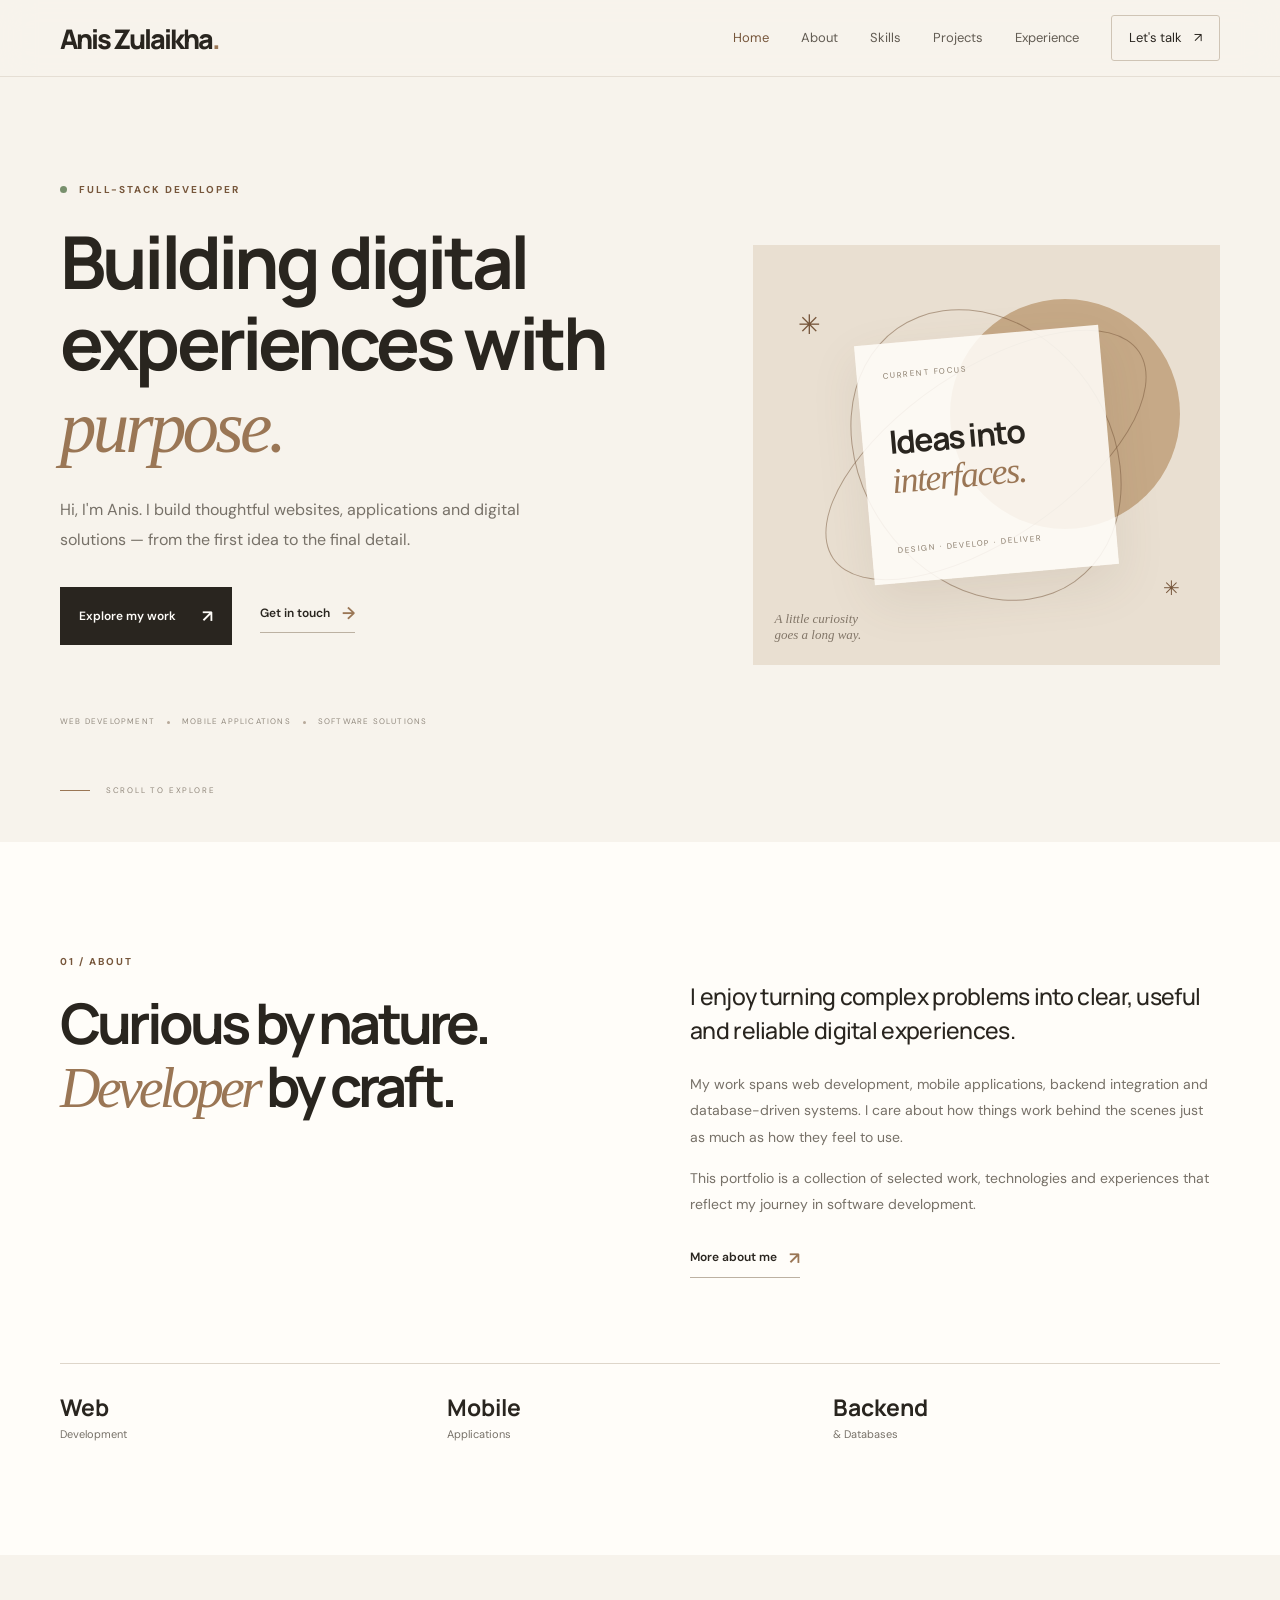
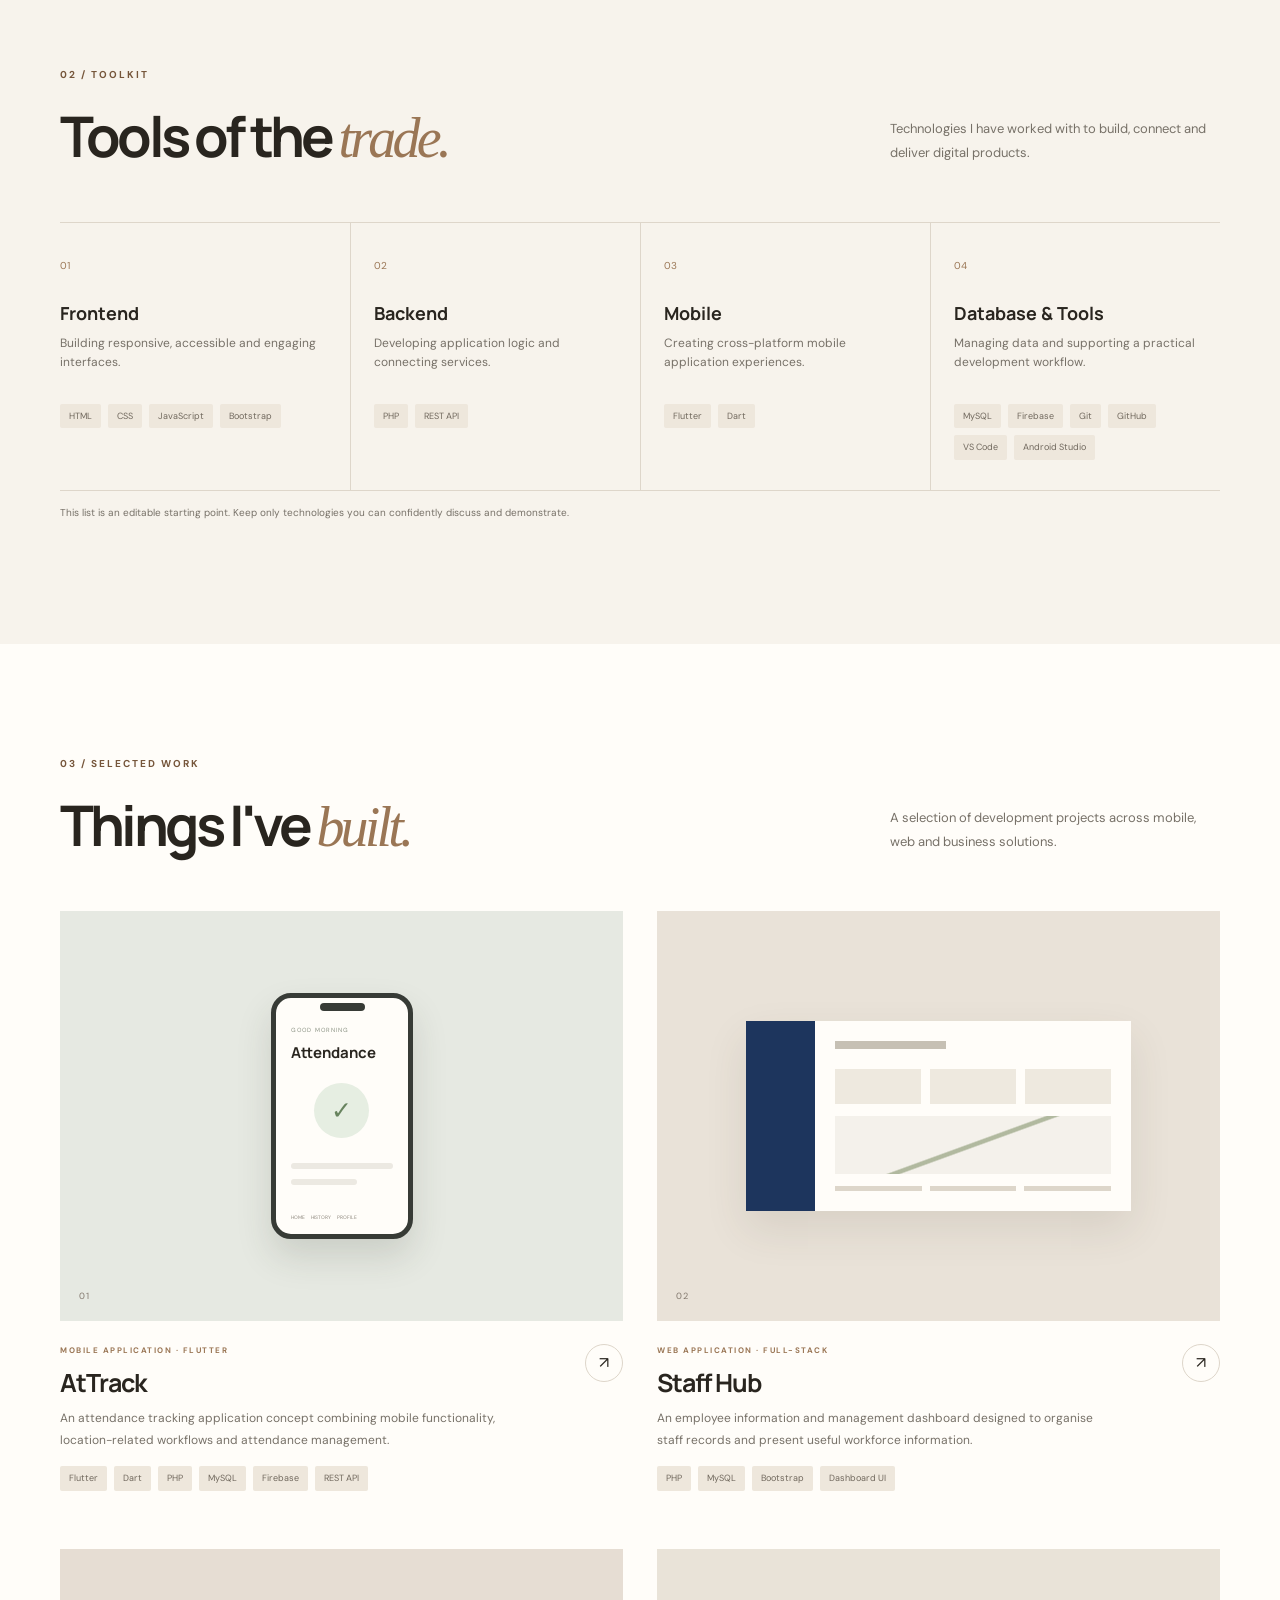
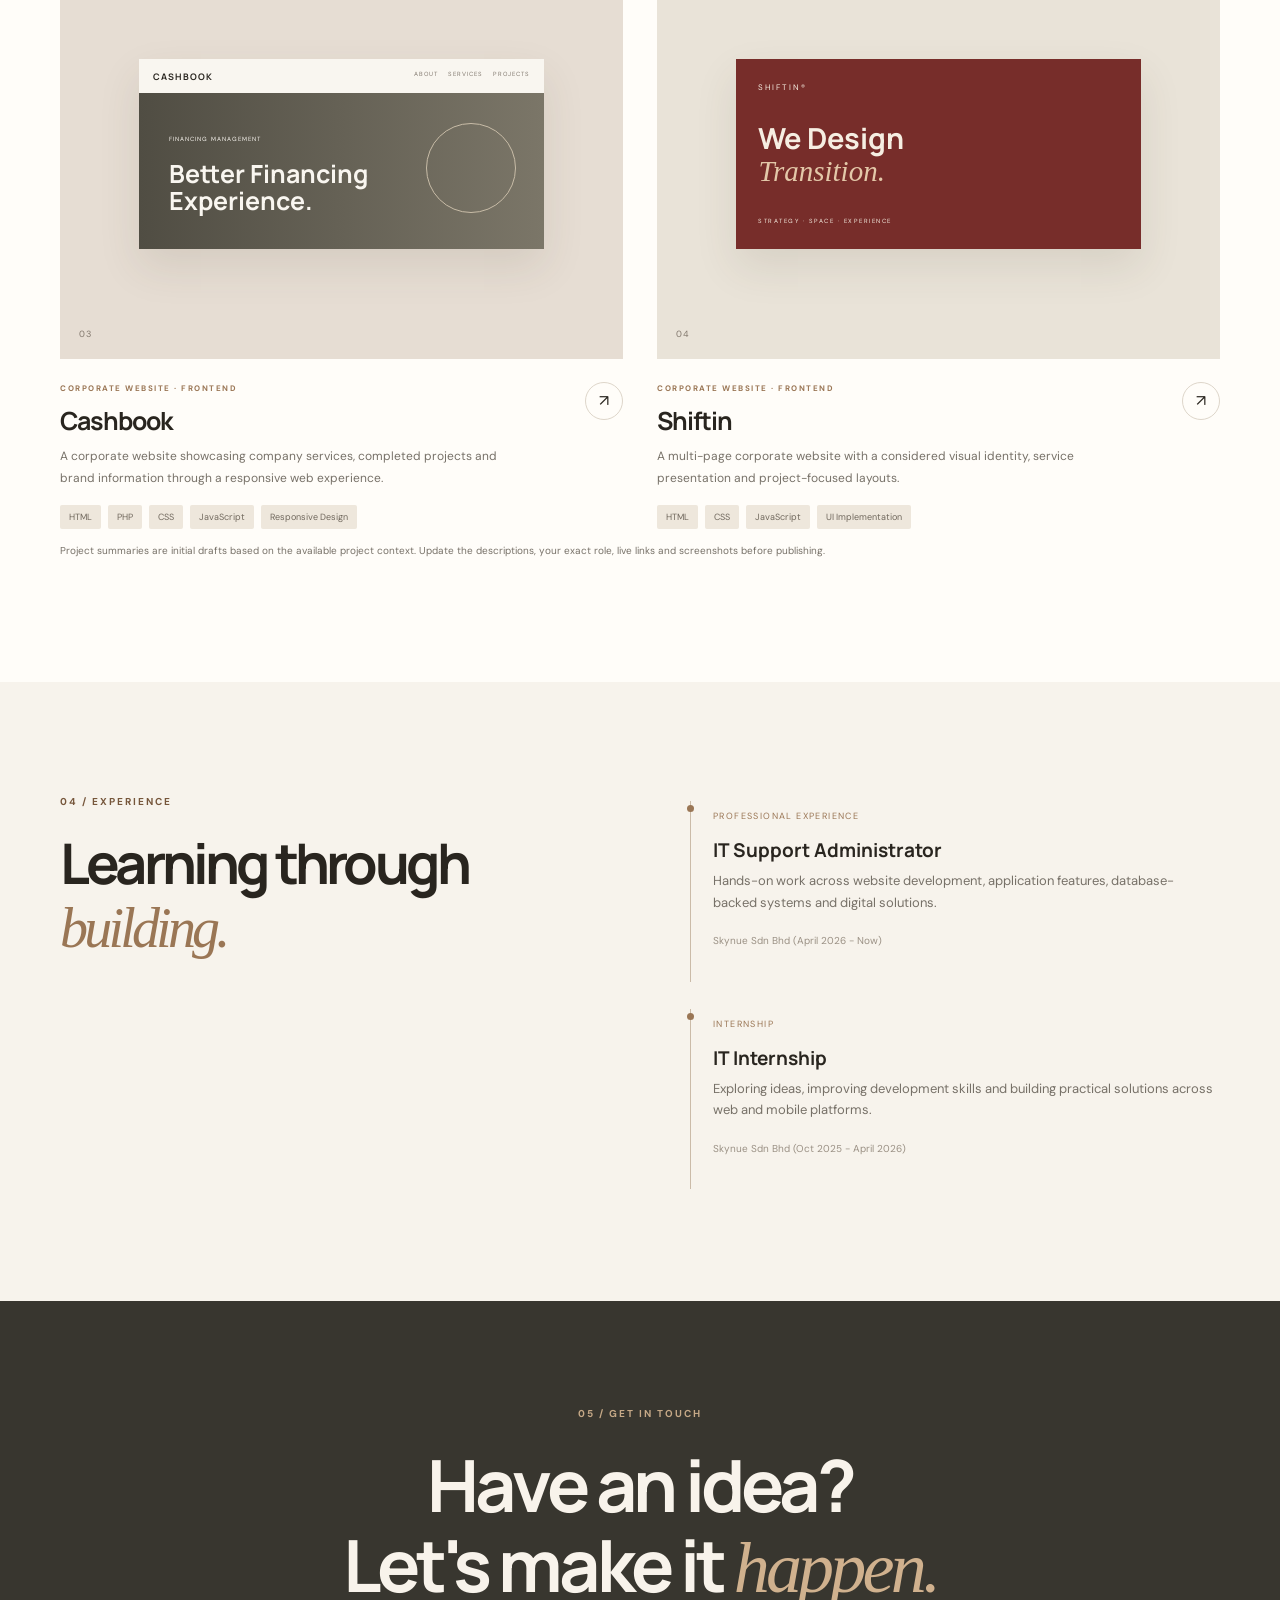
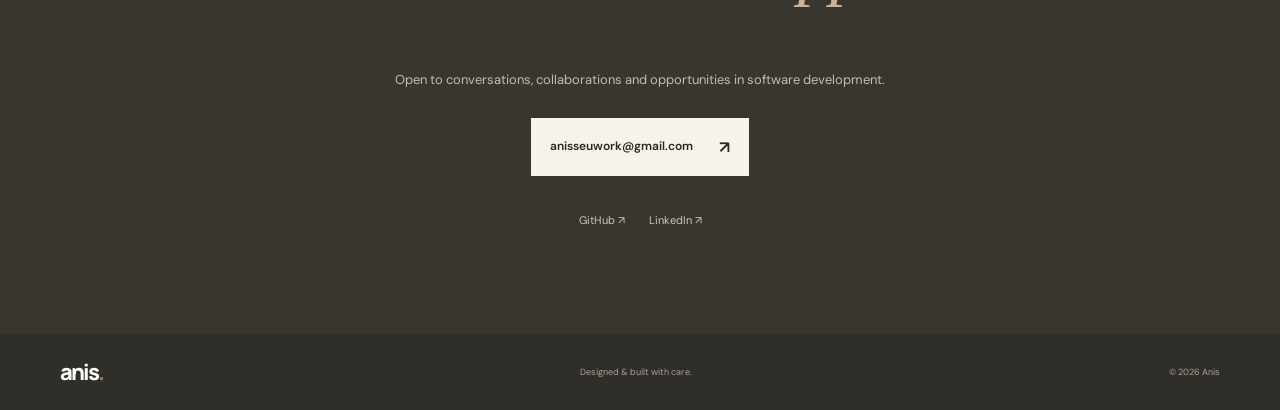
<file: index.html>
<!DOCTYPE html>
<html lang="en">
<head>
  <meta charset="UTF-8">
  <meta name="viewport" content="width=device-width, initial-scale=1.0">
  <meta name="description" content="Anis — Full-Stack Developer building thoughtful web and mobile experiences.">
  <meta name="theme-color" content="#f7f3ec">
  <title>Anis Zulaikha — Portfolio</title>
  <link rel="preconnect" href="https://fonts.googleapis.com">
  <link rel="preconnect" href="https://fonts.gstatic.com" crossorigin>
  <link href="https://fonts.googleapis.com/css2?family=DM+Sans:wght@400;500;600;700&family=Manrope:wght@400;500;600;700;800&display=swap" rel="stylesheet">
  <link rel="stylesheet" href="css/style.css">
  <script src="js/script.js" defer></script>
</head>
<body>
  <header class="site-header" id="top">
    <nav class="nav container" aria-label="Main navigation">
      <a class="brand" href="#home" aria-label="Anis home">Anis Zulaikha<span>.</span></a>
      <button class="menu-toggle" aria-label="Open navigation menu" aria-expanded="false" aria-controls="nav-links">
        <span></span><span></span>
      </button>
      <div class="nav-links" id="nav-links">
        <a href="#home" class="nav-link active">Home</a>
        <a href="about-me.html" class="nav-link">About</a>
        <a href="#skills" class="nav-link">Skills</a>
        <a href="#projects" class="nav-link">Projects</a>
        <a href="#experience" class="nav-link">Experience</a>
        <a href="#contact" class="nav-cta">Let's talk <span>↗</span></a>
      </div>
    </nav>
  </header>

  <main>
    <section class="hero section" id="home">
      <div class="container hero-grid">
        <div class="hero-copy reveal">
          <p class="eyebrow"><span class="status-dot"></span> FULL-STACK DEVELOPER</p>
          <h1>Building digital<br>experiences with <em>purpose.</em></h1>
          <p class="hero-intro">Hi, I'm Anis. I build thoughtful websites, applications and digital solutions — from the first idea to the final detail.</p>
          <div class="hero-actions">
            <a class="button button-dark" href="#projects">Explore my work <span>↗</span></a>
            <a class="text-link" href="#contact">Get in touch <span>→</span></a>
          </div>
          <div class="hero-meta">
            <span>WEB DEVELOPMENT</span><i></i><span>MOBILE APPLICATIONS</span><i></i><span>SOFTWARE SOLUTIONS</span>
          </div>
        </div>
        <div class="hero-art reveal" aria-label="Decorative abstract graphic">
          <div class="art-orbit orbit-one"></div>
          <div class="art-orbit orbit-two"></div>
          <div class="art-sun"></div>
          <div class="art-card">
            <span class="art-card-label">CURRENT FOCUS</span>
            <strong>Ideas into<br><em>interfaces.</em></strong>
            <span class="art-card-bottom">DESIGN · DEVELOP · DELIVER</span>
          </div>
          <span class="art-star star-one">✳</span><span class="art-star star-two">✳</span>
          <span class="art-caption">A little curiosity<br>goes a long way.</span>
        </div>
      </div>
      <div class="container scroll-note"><span></span> SCROLL TO EXPLORE</div>
    </section>

    <section class="section about-section" id="about">
      <div class="container section-grid">
        <div class="section-heading reveal">
          <p class="eyebrow">01 / ABOUT</p>
          <h2>Curious by nature.<br><em>Developer</em> by craft.</h2>
        </div>
        <div class="about-content reveal">
          <p class="large-copy">I enjoy turning complex problems into clear, useful and reliable digital experiences.</p>
          <p>My work spans web development, mobile applications, backend integration and database-driven systems. I care about how things work behind the scenes just as much as how they feel to use.</p>
          <p>This portfolio is a collection of selected work, technologies and experiences that reflect my journey in software development.</p>
          <a class="text-link" href="about-me.html">More about me <span>↗</span></a>
        </div>
      </div>
      <div class="container about-stats reveal">
        <div><strong>Web</strong><span>Development</span></div>
        <div><strong>Mobile</strong><span>Applications</span></div>
        <div><strong>Backend</strong><span>& Databases</span></div>
      </div>
    </section>

    <section class="section skills-section" id="skills">
      <div class="container">
        <div class="section-top reveal">
          <div><p class="eyebrow">02 / TOOLKIT</p><h2>Tools of the <em>trade.</em></h2></div>
          <p class="section-description">Technologies I have worked with to build, connect and deliver digital products.</p>
        </div>
        <div class="skills-grid">
          <article class="skill-card reveal"><span class="skill-number">01</span><h3>Frontend</h3><p>Building responsive, accessible and engaging interfaces.</p><div class="tag-list"><span>HTML</span><span>CSS</span><span>JavaScript</span><span>Bootstrap</span></div></article>
          <article class="skill-card reveal"><span class="skill-number">02</span><h3>Backend</h3><p>Developing application logic and connecting services.</p><div class="tag-list"><span>PHP</span><span>REST API</span></div></article>
          <article class="skill-card reveal"><span class="skill-number">03</span><h3>Mobile</h3><p>Creating cross-platform mobile application experiences.</p><div class="tag-list"><span>Flutter</span><span>Dart</span></div></article>
          <article class="skill-card reveal"><span class="skill-number">04</span><h3>Database & Tools</h3><p>Managing data and supporting a practical development workflow.</p><div class="tag-list"><span>MySQL</span><span>Firebase</span><span>Git</span><span>GitHub</span><span>VS Code</span><span>Android Studio</span></div></article>
        </div>
        <p class="small-note">This list is an editable starting point. Keep only technologies you can confidently discuss and demonstrate.</p>
      </div>
    </section>

    <section class="section projects-section" id="projects">
      <div class="container">
        <div class="section-top reveal">
          <div><p class="eyebrow">03 / SELECTED WORK</p><h2>Things I've <em>built.</em></h2></div>
          <p class="section-description">A selection of development projects across mobile, web and business solutions.</p>
        </div>
        <div class="project-list">
          <article class="project-card reveal">
            <div class="project-visual project-attrack"><div class="mock-phone"><div class="mock-notch"></div><span class="mock-kicker">GOOD MORNING</span><strong>Attendance</strong><div class="mock-check">✓</div><span class="mock-line"></span><span class="mock-line short"></span><div class="mock-bottom">HOME　 HISTORY　 PROFILE</div></div><span class="visual-index">01</span></div>
            <div class="project-info"><div><p class="project-type">MOBILE APPLICATION · FLUTTER</p><h3>AtTrack</h3><p>An attendance tracking application concept combining mobile functionality, location-related workflows and attendance management.</p><div class="tag-list"><span>Flutter</span><span>Dart</span><span>PHP</span><span>MySQL</span><span>Firebase</span><span>REST API</span></div></div><a class="round-link" href="projects.html" aria-label="Ask about AtTrack">↗</a></div>
          </article>
          <article class="project-card reveal">
            <div class="project-visual project-hub"><div class="dashboard-mock"><div class="dash-sidebar"></div><div class="dash-main"><span class="dash-title"></span><div class="dash-stats"><i></i><i></i><i></i></div><div class="dash-chart"></div><div class="dash-table"><b></b><b></b><b></b></div></div></div><span class="visual-index">02</span></div>
            <div class="project-info"><div><p class="project-type">WEB APPLICATION · FULL-STACK</p><h3>Staff Hub</h3><p>An employee information and management dashboard designed to organise staff records and present useful workforce information.</p><div class="tag-list"><span>PHP</span><span>MySQL</span><span>Bootstrap</span><span>Dashboard UI</span></div></div><a class="round-link" href="projects.html" aria-label="Ask about Staff Hub">↗</a></div>
          </article>
          <article class="project-card reveal">
            <div class="project-visual project-senhon"><div class="website-mock"><div class="web-nav">CASHBOOK <span>ABOUT　 SERVICES　 PROJECTS</span></div><div class="web-hero"><small>FINANCING MANAGEMENT</small><strong>Better Financing<br>Experience.</strong><i></i></div></div><span class="visual-index">03</span></div>
            <div class="project-info"><div><p class="project-type">CORPORATE WEBSITE · FRONTEND</p><h3>Cashbook</h3><p>A corporate website showcasing company services, completed projects and brand information through a responsive web experience.</p><div class="tag-list"><span>HTML</span><span>PHP</span><span>CSS</span><span>JavaScript</span><span>Responsive Design</span></div></div><a class="round-link" href="projects.html" aria-label="Ask about Senhon">↗</a></div>
          </article>
          <article class="project-card reveal">
            <div class="project-visual project-shiftin"><div class="shiftin-mock"><span>SHIFTIN®</span><strong>We Design<br><em>Transition.</em></strong><small>STRATEGY · SPACE · EXPERIENCE</small></div><span class="visual-index">04</span></div>
            <div class="project-info"><div><p class="project-type">CORPORATE WEBSITE · FRONTEND</p><h3>Shiftin</h3><p>A multi-page corporate website with a considered visual identity, service presentation and project-focused layouts.</p><div class="tag-list"><span>HTML</span><span>CSS</span><span>JavaScript</span><span>UI Implementation</span></div></div><a class="round-link" href="projects.html" aria-label="Ask about Shiftin">↗</a></div>
          </article>
        </div>
        <p class="small-note">Project summaries are initial drafts based on the available project context. Update the descriptions, your exact role, live links and screenshots before publishing.</p>
      </div>
    </section>

    <section class="section experience-section" id="experience">
      <div class="container section-grid">
        <div class="section-heading reveal"><p class="eyebrow">04 / EXPERIENCE</p><h2>Learning through<br><em>building.</em></h2></div>
        <div class="experience-content reveal">
          <div class="experience-item"><span class="experience-date">PROFESSIONAL EXPERIENCE</span><h3>IT Support Administrator</h3><p>Hands-on work across website development, application features, database-backed systems and digital solutions.</p><span class="experience-caption">Skynue Sdn Bhd (April 2026 - Now)</span></div>
          <div class="experience-item"><span class="experience-date">INTERNSHIP</span><h3>IT Internship</h3><p>Exploring ideas, improving development skills and building practical solutions across web and mobile platforms.</p><span class="experience-caption">Skynue Sdn Bhd (Oct 2025 - April 2026)</span></div>
        </div>
      </div>
    </section>

    <section class="contact-section section" id="contact">
      <div class="container contact-inner reveal">
        <p class="eyebrow">05 / GET IN TOUCH</p>
        <h2>Have an idea?<br>Let's make it <em>happen.</em></h2>
        <p>Open to conversations, collaborations and opportunities in software development.</p>
        <a class="button button-light" href="mailto:your.email@example.com">anisseuwork@gmail.com <span>↗</span></a>
        <div class="social-links"><a href="https://github.com/anniszlkh" target="_blank" rel="noopener noreferrer" aria-label="GitHub profile">GitHub ↗</a><a href="https://www.linkedin.com/in/anis-zulaikha-5931aa444" target="_blank" rel="noopener noreferrer" aria-label="LinkedIn profile">LinkedIn ↗</a></div>
      </div>
    </section>
  </main>

  <footer class="footer">
    <div class="container footer-inner"><a class="brand" href="#top">anis<span>.</span></a><span>Designed & built with care.</span><span>© <span id="year"></span> Anis</span></div>
  </footer>
  <a class="back-to-top" href="#top" aria-label="Back to top">↑</a>
</body>
</html>
</file>
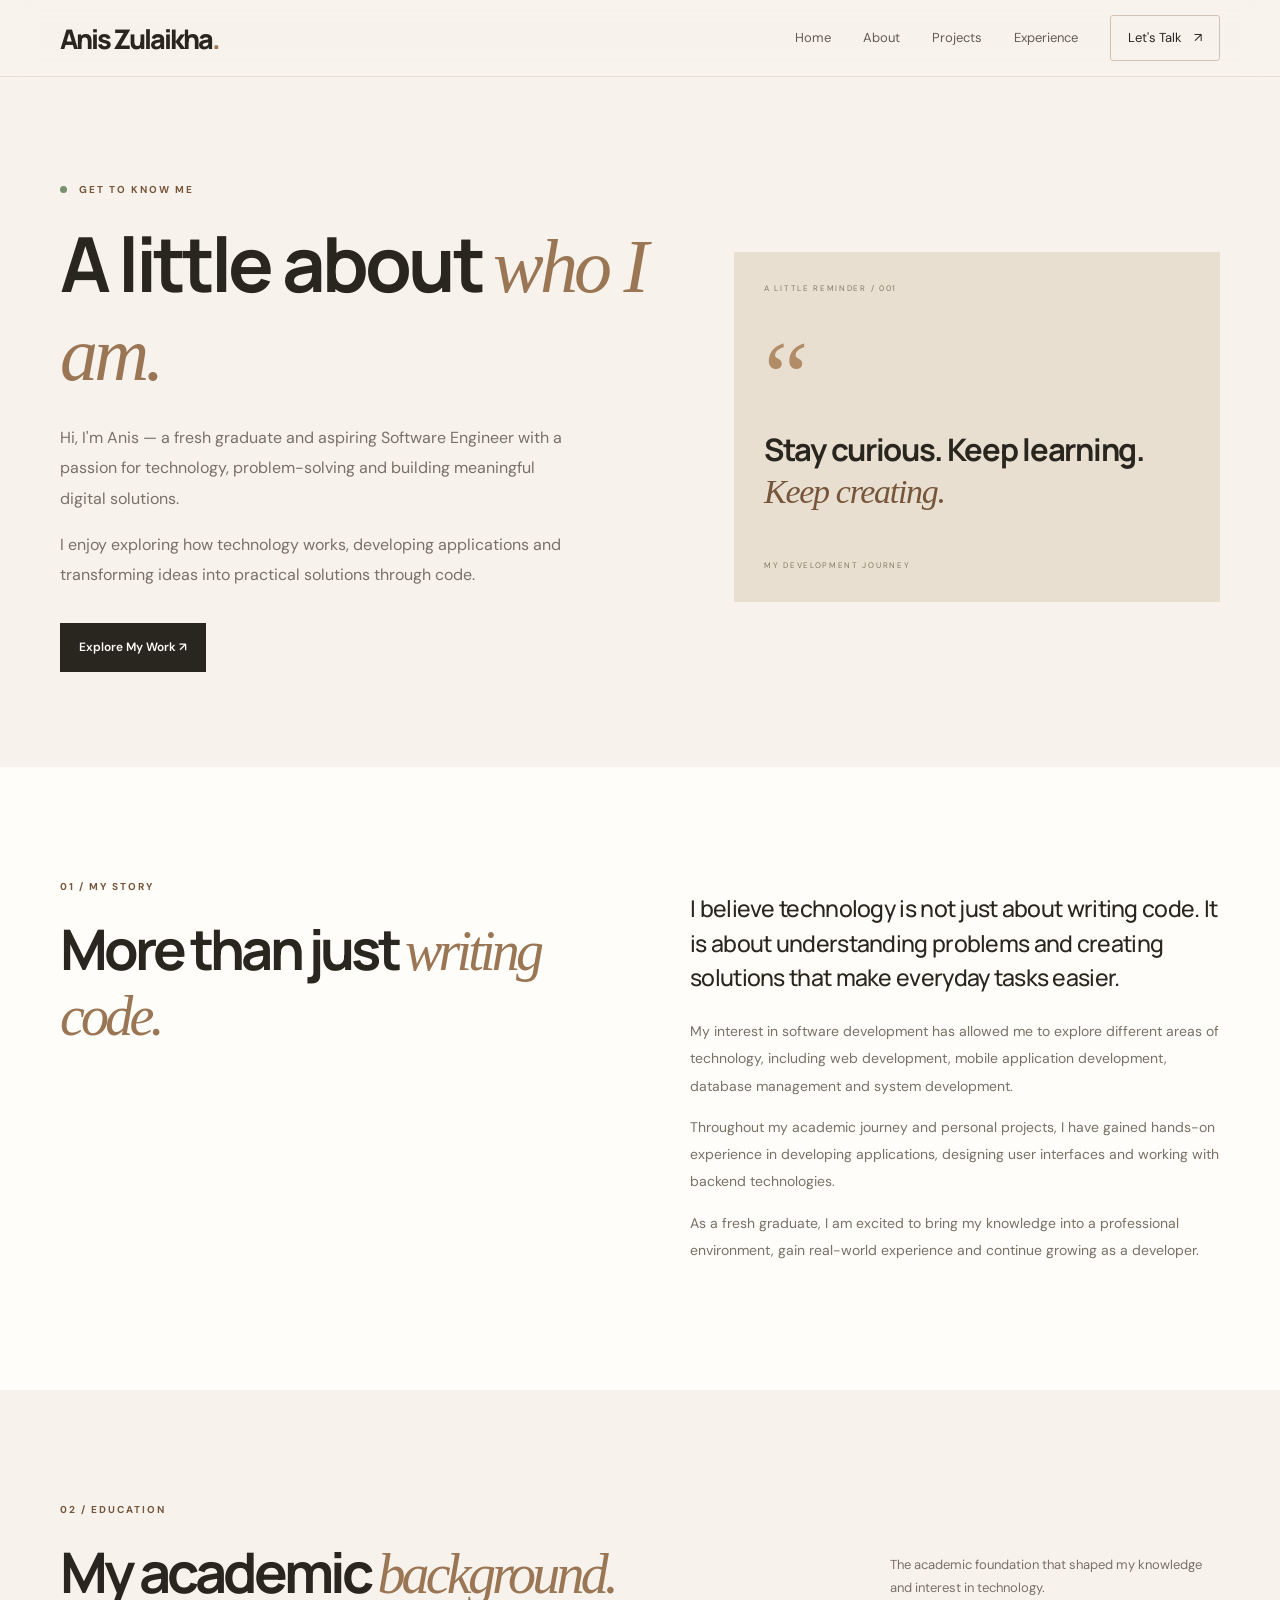
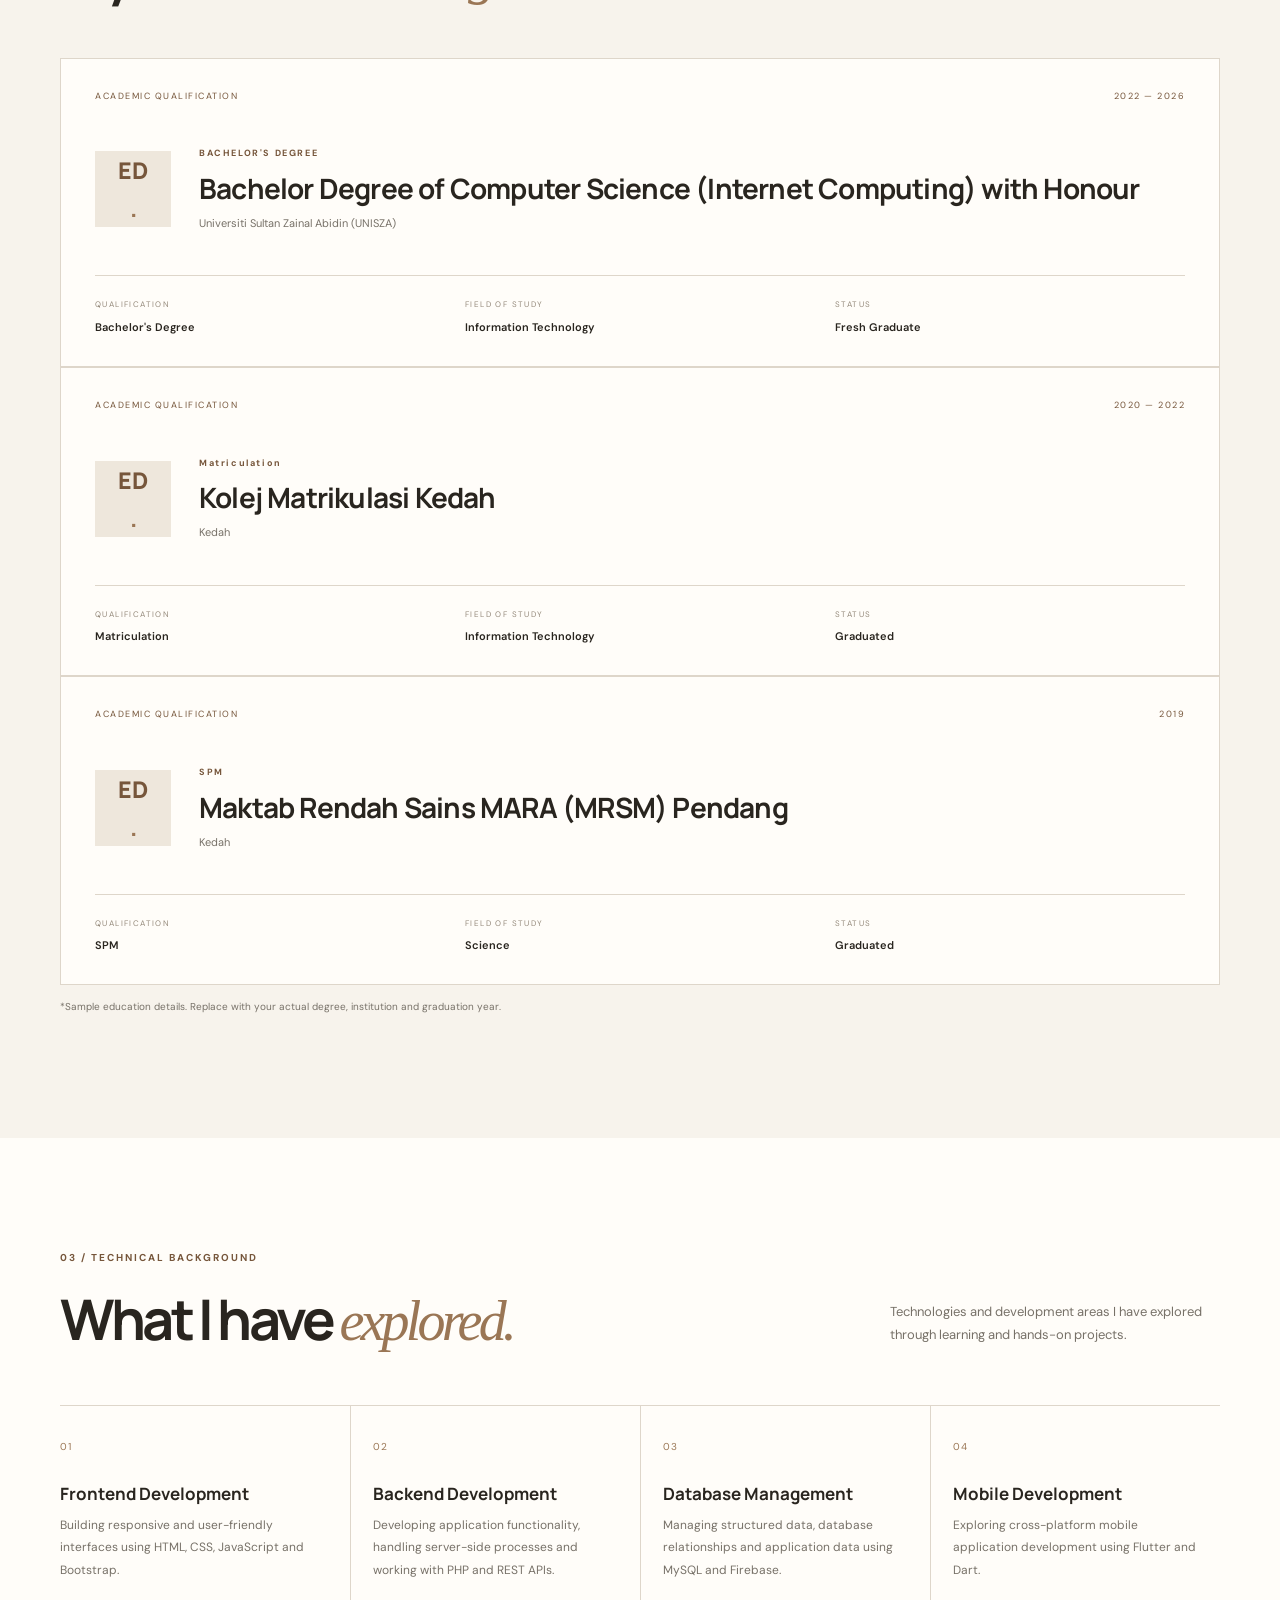
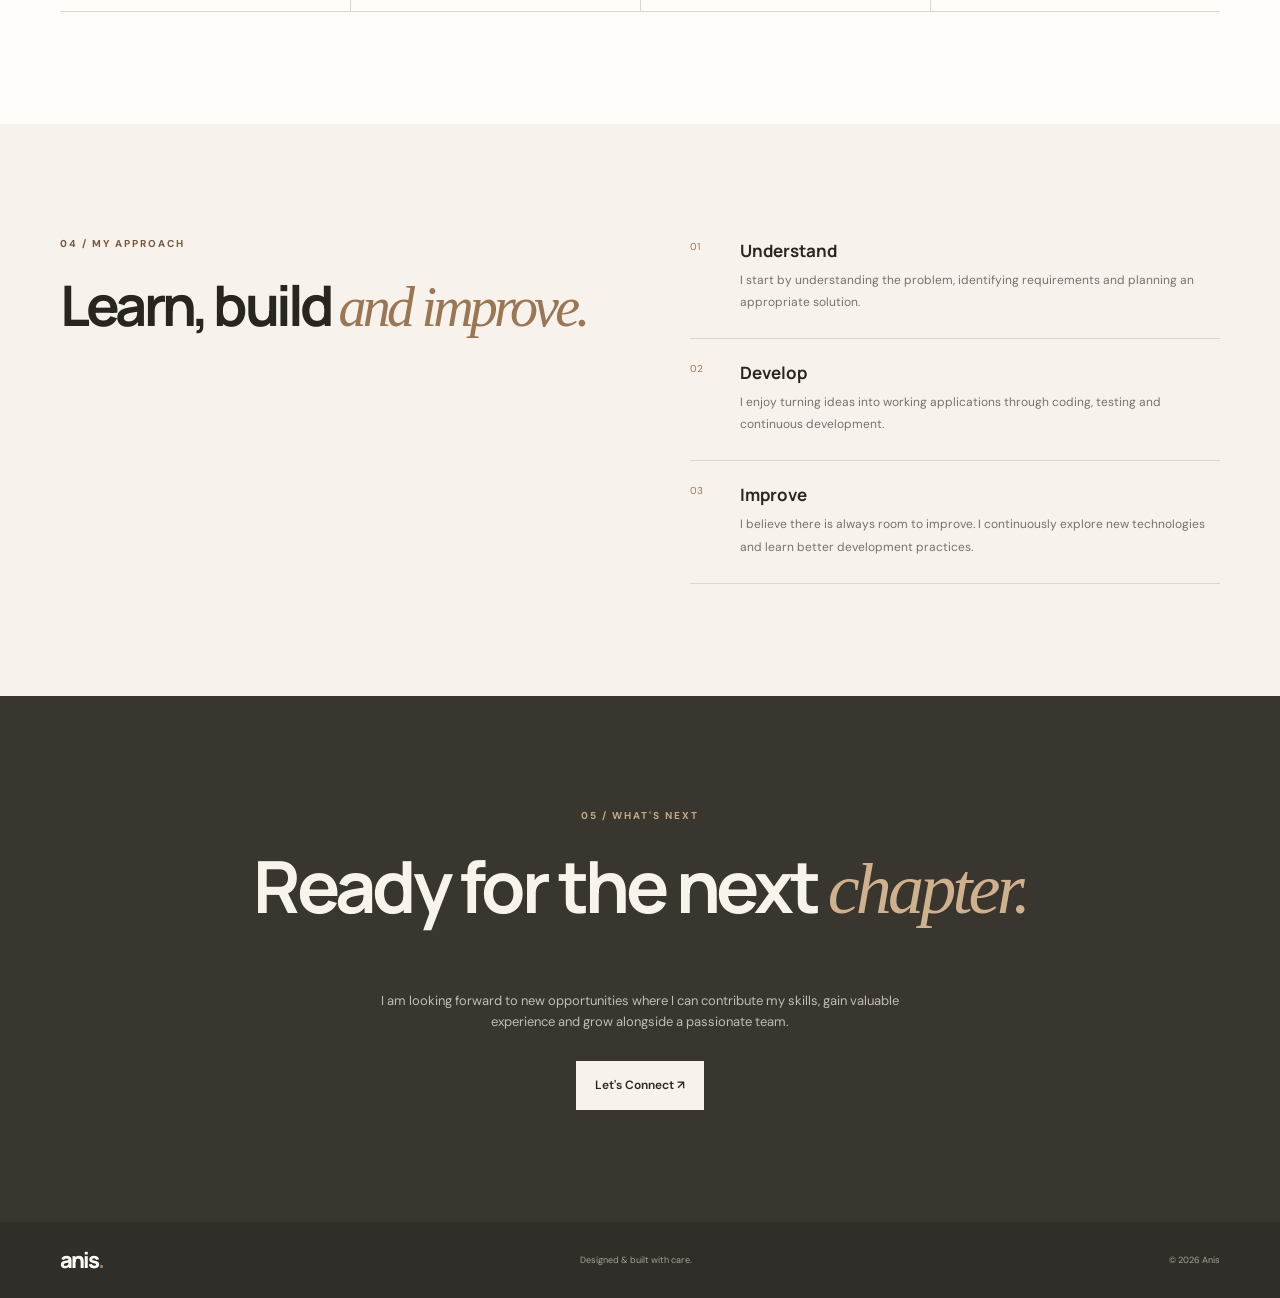
<file: about-me.html>
<!DOCTYPE html>
<html lang="en">
<head>
    <meta charset="UTF-8">
    <meta name="viewport" content="width=device-width, initial-scale=1.0">
    <meta name="description" content="Get to know Anis, a fresh graduate and aspiring Full-Stack Developer.">
    <title>About Me | Anis</title>

    <!-- Google Fonts -->
    <link rel="preconnect" href="https://fonts.googleapis.com">
    <link rel="preconnect" href="https://fonts.gstatic.com" crossorigin>
    <link href="https://fonts.googleapis.com/css2?family=DM+Sans:wght@400;500;600;700&family=Manrope:wght@400;500;600;700;800&display=swap" rel="stylesheet">

    <link rel="stylesheet" href="css/style.css">
</head>

<body>

    <!-- NAVIGATION -->
    <header class="site-header">
        <nav class="nav container">
            <a href="index.html" class="brand">Anis Zulaikha<span>.</span></a>

            <button class="menu-toggle"
                    aria-label="Toggle navigation"
                    aria-expanded="false"
                    aria-controls="nav-links">
                <span></span>
                <span></span>
            </button>

            <div class="nav-links" id="nav-links">
                <a href="index.html" class="nav-link">Home</a>
                <a href="about.html" class="nav-link active">About</a>
                <a href="index.html#projects" class="nav-link">Projects</a>
                <a href="index.html#experience" class="nav-link">Experience</a>
                <a href="index.html#contact" class="nav-cta">
                    Let's Talk <span>↗</span>
                </a>
            </div>
        </nav>
    </header>


    <main>

        <!-- ABOUT HERO -->
        <section class="about-hero section">
            <div class="container about-hero-grid">

                <div class="about-intro">
                    <p class="eyebrow">
                        <span class="status-dot"></span>
                        GET TO KNOW ME
                    </p>

                    <h1>
                        A little about
                        <em>who I am.</em>
                    </h1>

                    <p class="hero-intro">
                        Hi, I'm Anis — a fresh graduate and aspiring
                        Software Engineer with a passion for technology,
                        problem-solving and building meaningful digital solutions.
                    </p>

                    <p class="hero-intro">
                        I enjoy exploring how technology works, developing
                        applications and transforming ideas into practical
                        solutions through code.
                    </p>

                    <div class="hero-actions">
                        <a href="index.html#projects" class="button button-dark">
                            Explore My Work ↗
                        </a>
                    </div>
                </div>

                <div class="about-note">
                    <span class="about-note-index">
                        A LITTLE REMINDER / 001
                    </span>

                    <div class="about-note-mark">“</div>

                    <p>
                        Stay curious.
                        Keep learning.
                        <em>Keep creating.</em>
                    </p>

                    <span class="about-note-foot">
                        MY DEVELOPMENT JOURNEY
                    </span>
                </div>

            </div>
        </section>


        <!-- PERSONAL INTRODUCTION -->
        <section class="section about-story-section">
            <div class="container section-grid">

                <div class="section-heading">
                    <p class="eyebrow">01 / MY STORY</p>

                    <h2>
                        More than just
                        <em>writing code.</em>
                    </h2>
                </div>

                <div class="about-story-copy">

                    <p class="large-copy">
                        I believe technology is not just about writing code.
                        It is about understanding problems and creating
                        solutions that make everyday tasks easier.
                    </p>

                    <p>
                        My interest in software development has allowed me
                        to explore different areas of technology, including
                        web development, mobile application development,
                        database management and system development.
                    </p>

                    <p>
                        Throughout my academic journey and personal projects,
                        I have gained hands-on experience in developing
                        applications, designing user interfaces and working
                        with backend technologies.
                    </p>

                    <p>
                        As a fresh graduate, I am excited to bring my knowledge
                        into a professional environment, gain real-world
                        experience and continue growing as a developer.
                    </p>

                </div>
            </div>
        </section>


        <!-- EDUCATION -->
        <section class="section education-section" id="education">
            <div class="container">

                <div class="section-top">
                    <div>
                        <p class="eyebrow">02 / EDUCATION</p>

                        <h2>
                            My academic
                            <em>background.</em>
                        </h2>
                    </div>

                    <p class="section-description">
                        The academic foundation that shaped my knowledge
                        and interest in technology.
                    </p>
                </div>

                <div class="education-card">

                    <div class="education-card-top">
                        <span>ACADEMIC QUALIFICATION</span>
                        <span>2022 — 2026</span>
                    </div>

                    <div class="education-card-main">

                        <div class="education-symbol">
                            ED<span>.</span>
                        </div>

                        <div>
                            <p class="education-degree">
                                BACHELOR'S DEGREE
                            </p>

                            <h3>
                                Bachelor Degree of Computer Science (Internet Computing) with Honour
                            </h3>

                            <p class="education-location">
                                Universiti Sultan Zainal Abidin (UNISZA)
                            </p>
                        </div>

                    </div>

                    <div class="education-card-bottom">

                        <div>
                            <span>QUALIFICATION</span>
                            <strong>Bachelor's Degree</strong>
                        </div>

                        <div>
                            <span>FIELD OF STUDY</span>
                            <strong>Information Technology</strong>
                        </div>

                        <div>
                            <span>STATUS</span>
                            <strong>Fresh Graduate</strong>
                        </div>

                    </div>

                </div>

                <div class="education-card">

                    <div class="education-card-top">
                        <span>ACADEMIC QUALIFICATION</span>
                        <span>2020 — 2022</span>
                    </div>

                    <div class="education-card-main">

                        <div class="education-symbol">
                            ED<span>.</span>
                        </div>

                        <div>
                            <p class="education-degree">
                                Matriculation
                            </p>

                            <h3>
                                Kolej Matrikulasi Kedah
                            </h3>

                            <p class="education-location">
                               Kedah
                            </p>
                        </div>

                    </div>

                    <div class="education-card-bottom">

                        <div>
                            <span>QUALIFICATION</span>
                            <strong>Matriculation</strong>
                        </div>

                        <div>
                            <span>FIELD OF STUDY</span>
                            <strong>Information Technology</strong>
                        </div>

                        <div>
                            <span>STATUS</span>
                            <strong>Graduated</strong>
                        </div>

                    </div>

                </div>

                <div class="education-card">

                    <div class="education-card-top">
                        <span>ACADEMIC QUALIFICATION</span>
                        <span>2019</span>
                    </div>

                    <div class="education-card-main">

                        <div class="education-symbol">
                            ED<span>.</span>
                        </div>

                        <div>
                            <p class="education-degree">
                                SPM
                            </p>

                            <h3>
                                Maktab Rendah Sains MARA (MRSM) Pendang
                            </h3>

                            <p class="education-location">
                               Kedah
                            </p>
                        </div>

                    </div>

                    <div class="education-card-bottom">

                        <div>
                            <span>QUALIFICATION</span>
                            <strong>SPM</strong>
                        </div>

                        <div>
                            <span>FIELD OF STUDY</span>
                            <strong>Science</strong>
                        </div>

                        <div>
                            <span>STATUS</span>
                            <strong>Graduated</strong>
                        </div>

                    </div>

                </div>

                <p class="small-note">
                    *Sample education details. Replace with your actual
                    degree, institution and graduation year.
                </p>

            </div>
        </section>


        <!-- TECHNICAL BACKGROUND -->
        <section class="section foundation-section">
            <div class="container">

                <div class="section-top">
                    <div>
                        <p class="eyebrow">03 / TECHNICAL BACKGROUND</p>

                        <h2>
                            What I have
                            <em>explored.</em>
                        </h2>
                    </div>

                    <p class="section-description">
                        Technologies and development areas I have explored
                        through learning and hands-on projects.
                    </p>
                </div>

                <div class="foundation-grid">

                    <article class="foundation-card">
                        <span>01</span>
                        <h3>Frontend Development</h3>
                        <p>
                            Building responsive and user-friendly interfaces
                            using HTML, CSS, JavaScript and Bootstrap.
                        </p>
                    </article>

                    <article class="foundation-card">
                        <span>02</span>
                        <h3>Backend Development</h3>
                        <p>
                            Developing application functionality, handling
                            server-side processes and working with PHP
                            and REST APIs.
                        </p>
                    </article>

                    <article class="foundation-card">
                        <span>03</span>
                        <h3>Database Management</h3>
                        <p>
                            Managing structured data, database relationships
                            and application data using MySQL and Firebase.
                        </p>
                    </article>

                    <article class="foundation-card">
                        <span>04</span>
                        <h3>Mobile Development</h3>
                        <p>
                            Exploring cross-platform mobile application
                            development using Flutter and Dart.
                        </p>
                    </article>

                </div>
            </div>
        </section>


        <!-- DEVELOPMENT JOURNEY -->
        <section class="section approach-section">
            <div class="container section-grid">

                <div class="section-heading">
                    <p class="eyebrow">04 / MY APPROACH</p>

                    <h2>
                        Learn, build
                        <em>and improve.</em>
                    </h2>
                </div>

                <div class="approach-list">

                    <div class="approach-item">
                        <span>01</span>

                        <div>
                            <h3>Understand</h3>
                            <p>
                                I start by understanding the problem,
                                identifying requirements and planning
                                an appropriate solution.
                            </p>
                        </div>
                    </div>

                    <div class="approach-item">
                        <span>02</span>

                        <div>
                            <h3>Develop</h3>
                            <p>
                                I enjoy turning ideas into working
                                applications through coding, testing
                                and continuous development.
                            </p>
                        </div>
                    </div>

                    <div class="approach-item">
                        <span>03</span>

                        <div>
                            <h3>Improve</h3>
                            <p>
                                I believe there is always room to improve.
                                I continuously explore new technologies
                                and learn better development practices.
                            </p>
                        </div>
                    </div>

                </div>
            </div>
        </section>


        <!-- CAREER GOALS -->
        <section class="about-cta section">
            <div class="container about-cta-inner">

                <p class="eyebrow">05 / WHAT'S NEXT</p>

                <h2>
                    Ready for the next
                    <em>chapter.</em>
                </h2>

                <p>
                    I am looking forward to new opportunities where I can
                    contribute my skills, gain valuable experience and
                    grow alongside a passionate team.
                </p>

                <a href="index.html#contact" class="button button-light">
                    Let's Connect ↗
                </a>

            </div>
        </section>

    </main>


    <!-- FOOTER -->
    <footer class="footer">
        <div class="container footer-inner">

            <a href="index.html" class="brand">
                anis<span>.</span>
            </a>

            <span>Designed & built with care.</span>

            <span>© 2026 Anis</span>

        </div>
    </footer>

    <a href="#top" class="back-to-top">↑</a>

    <script src="js/script.js"></script>

</body>
</html>
</file>
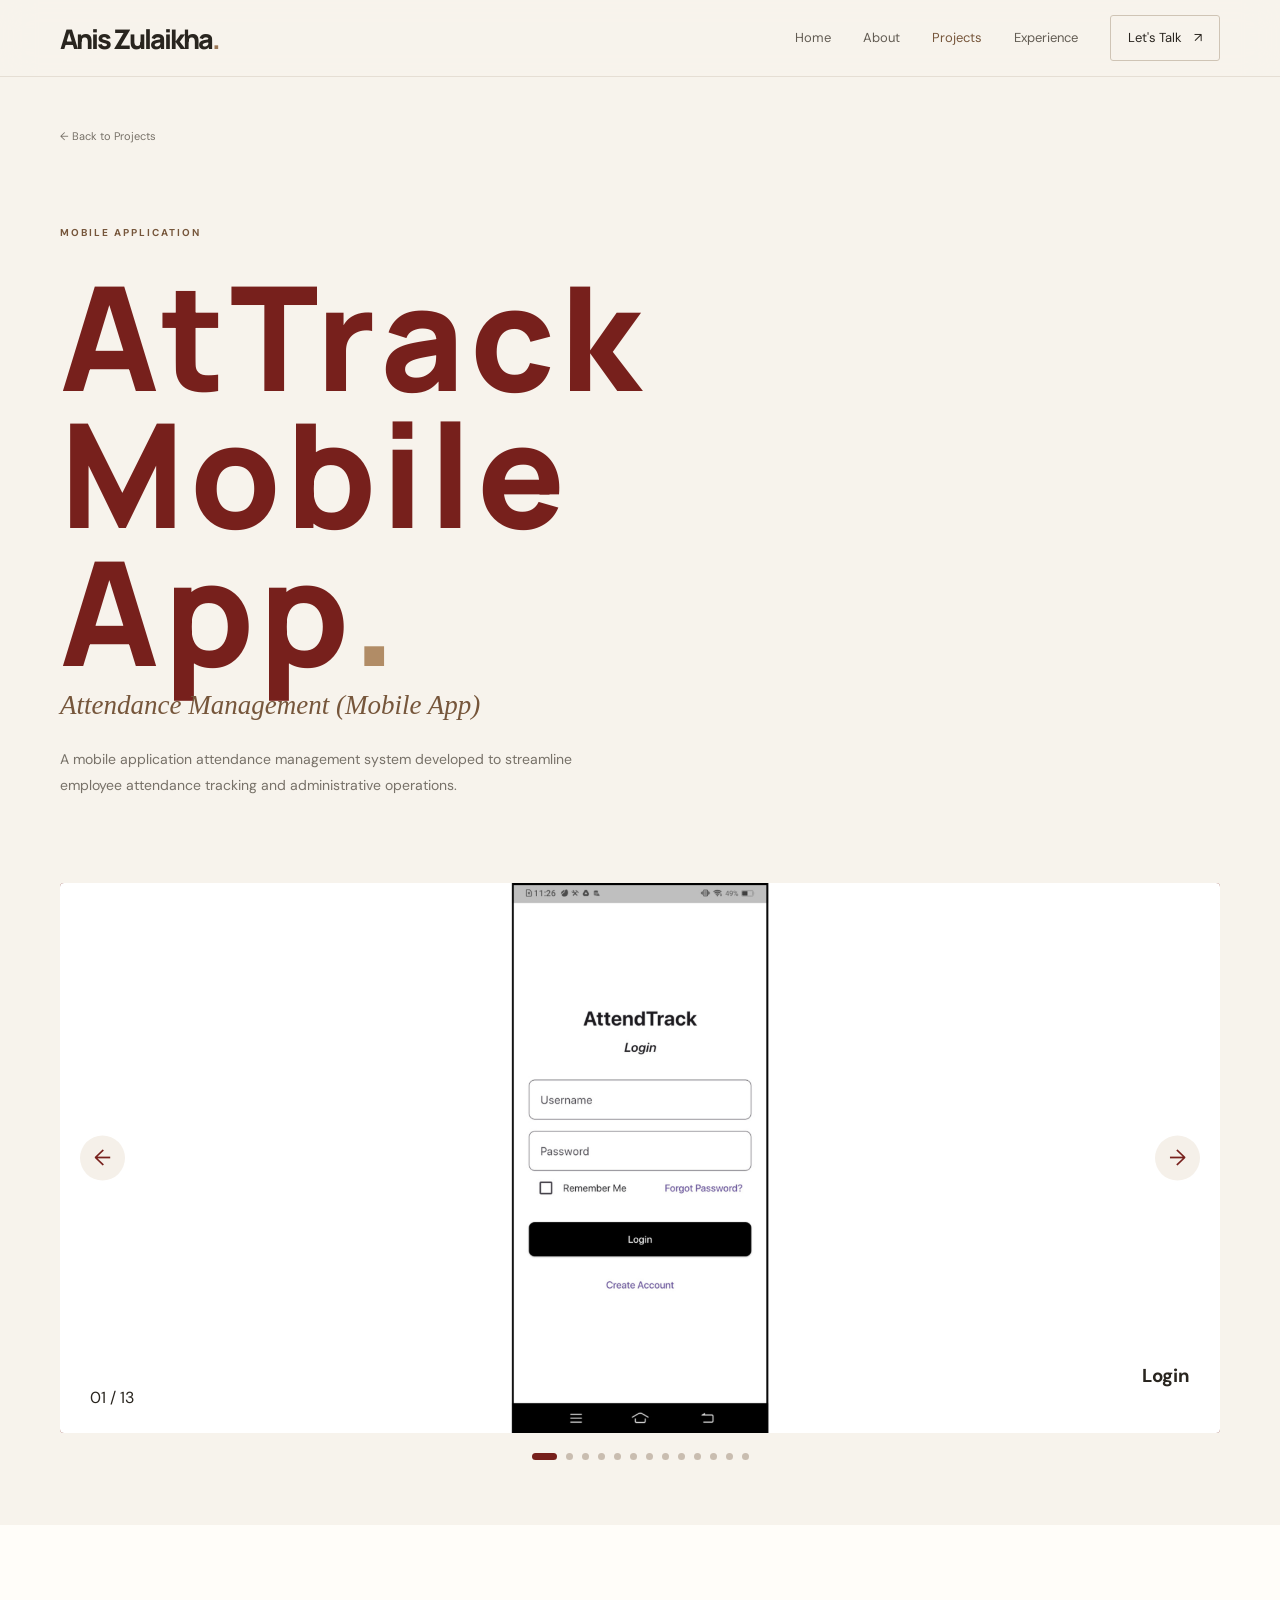
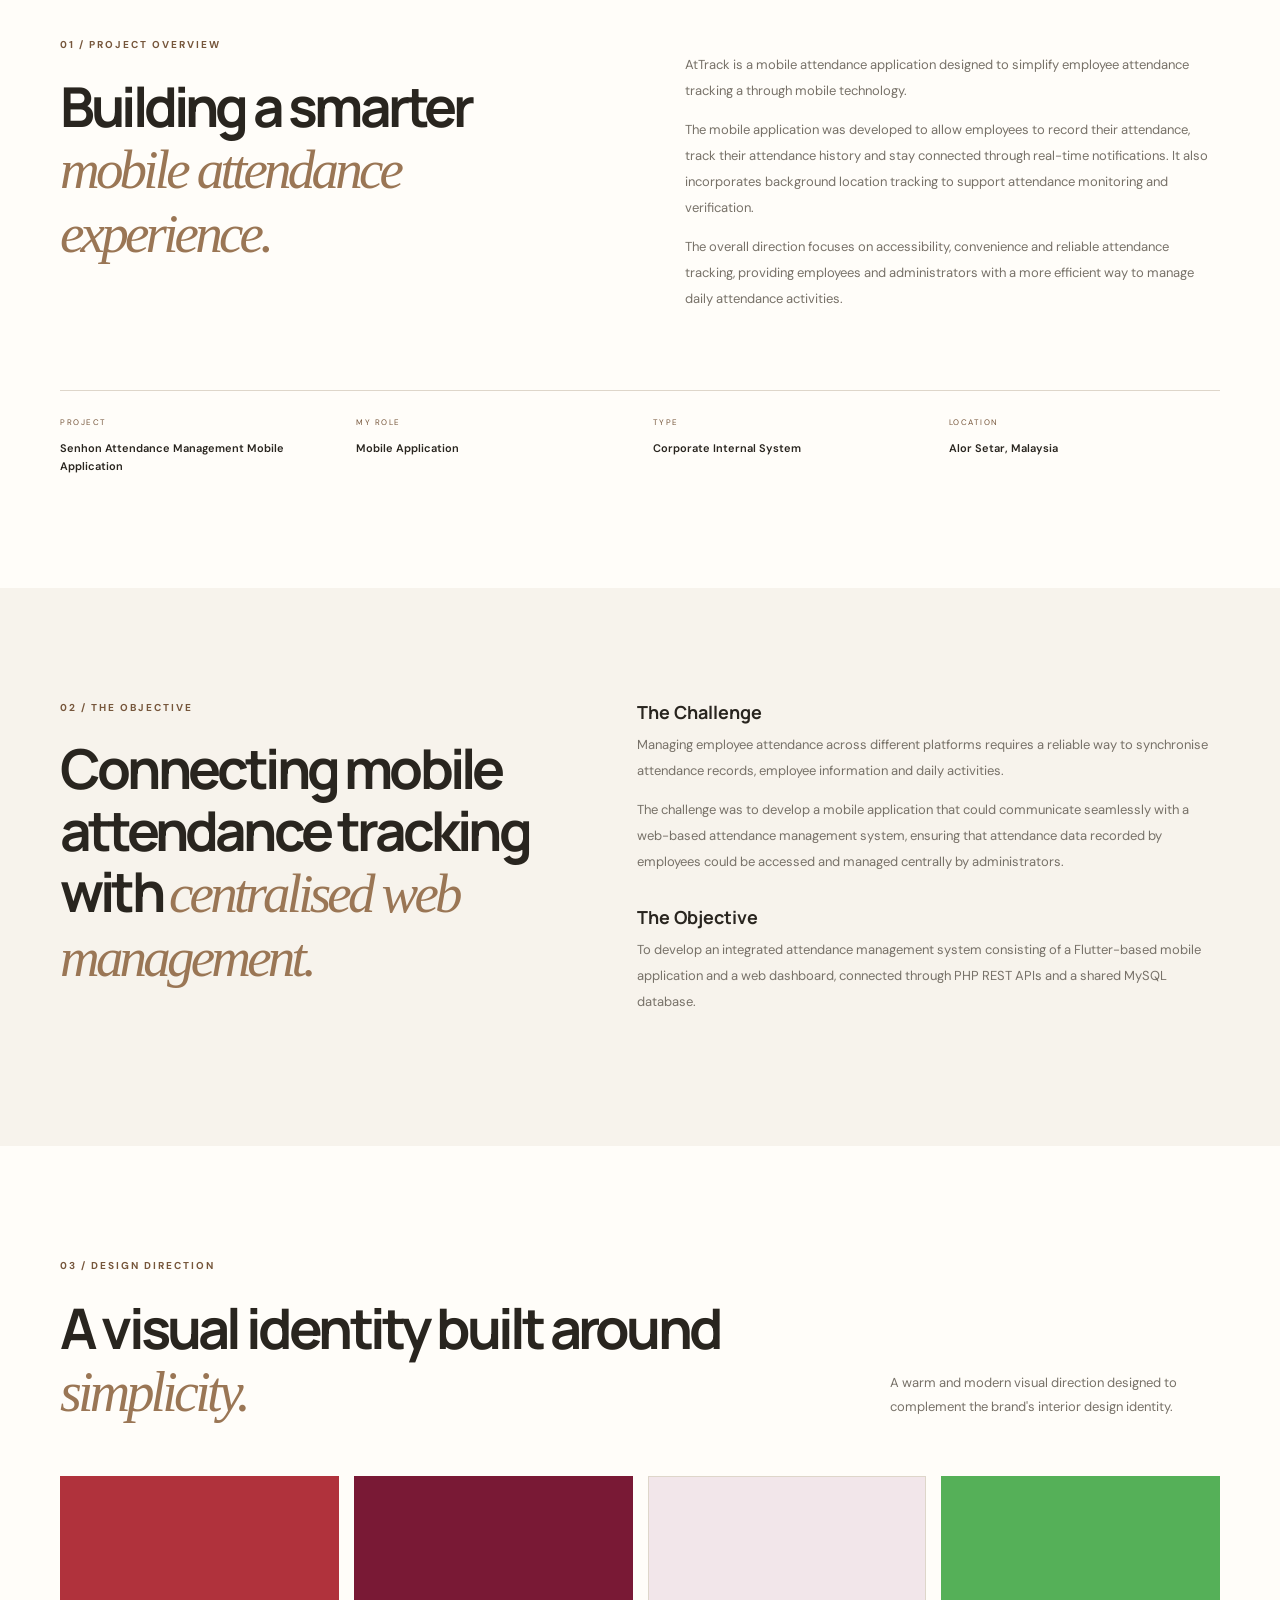
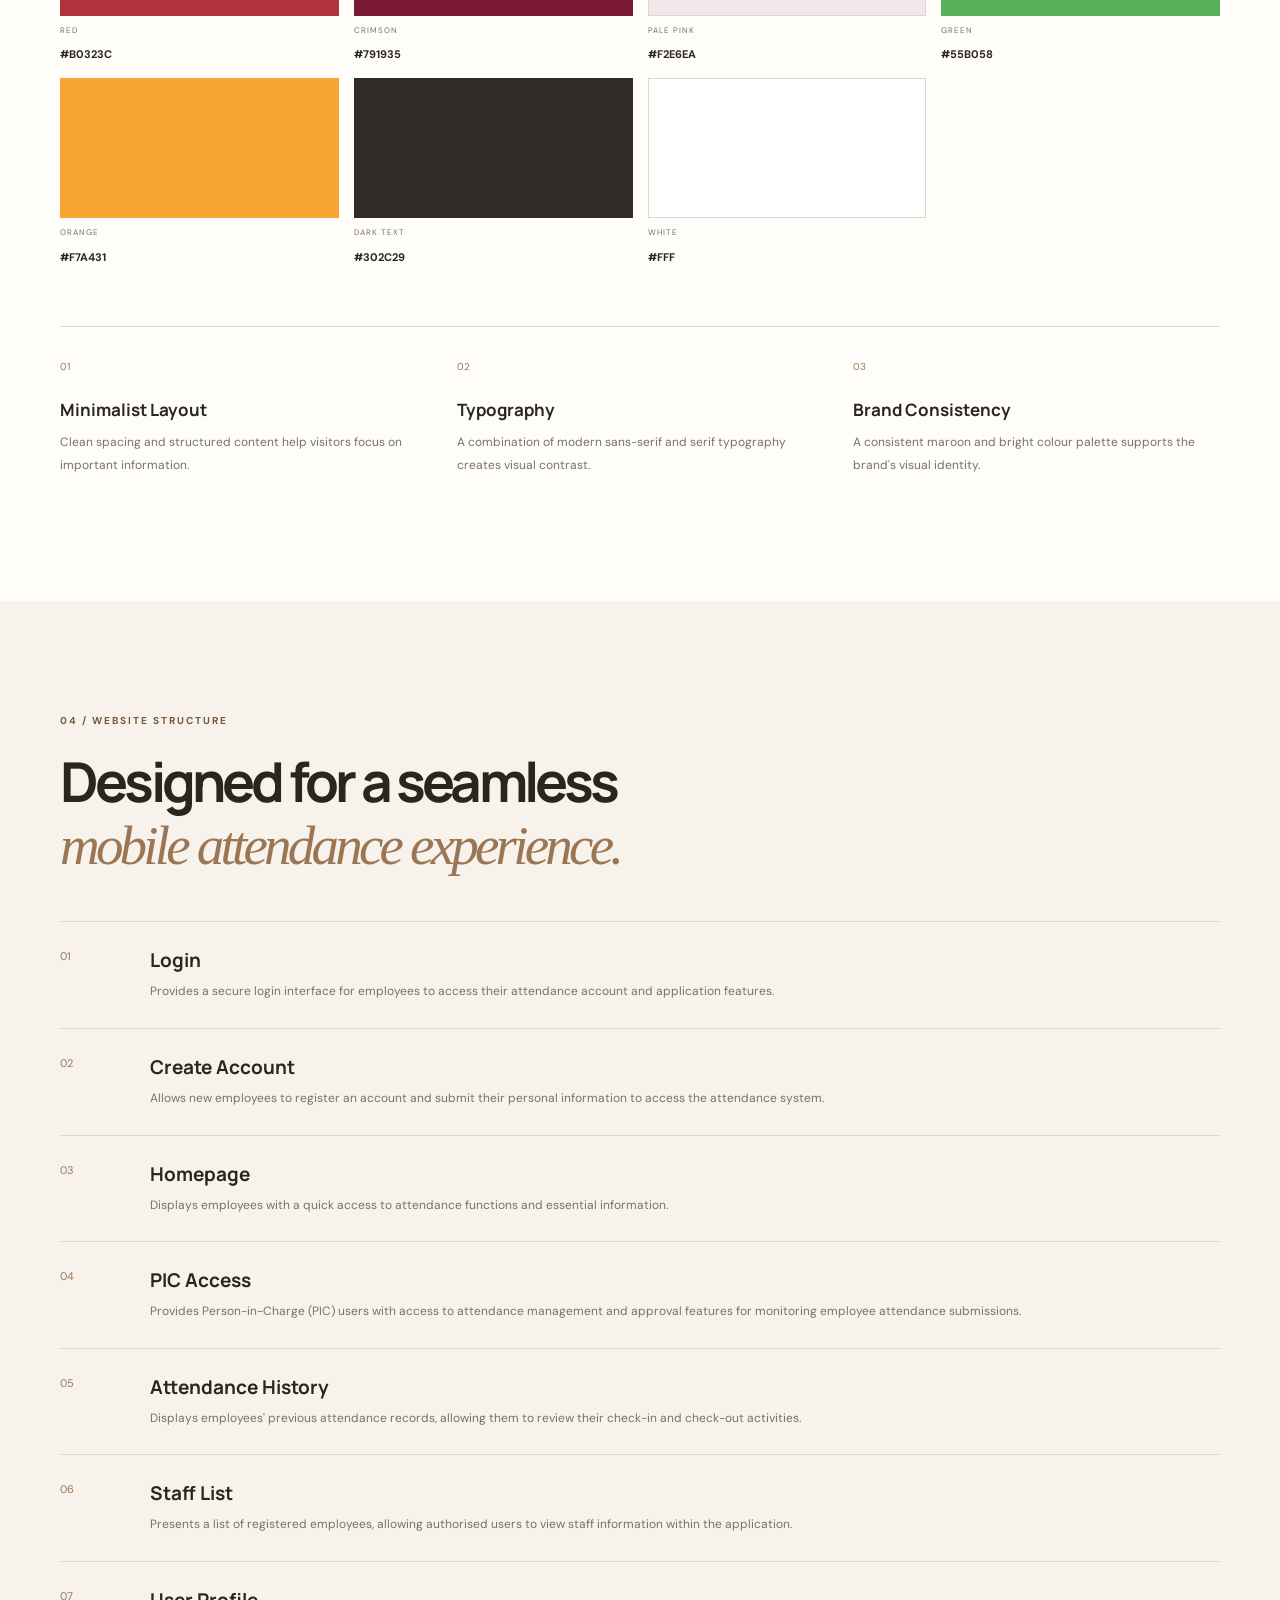
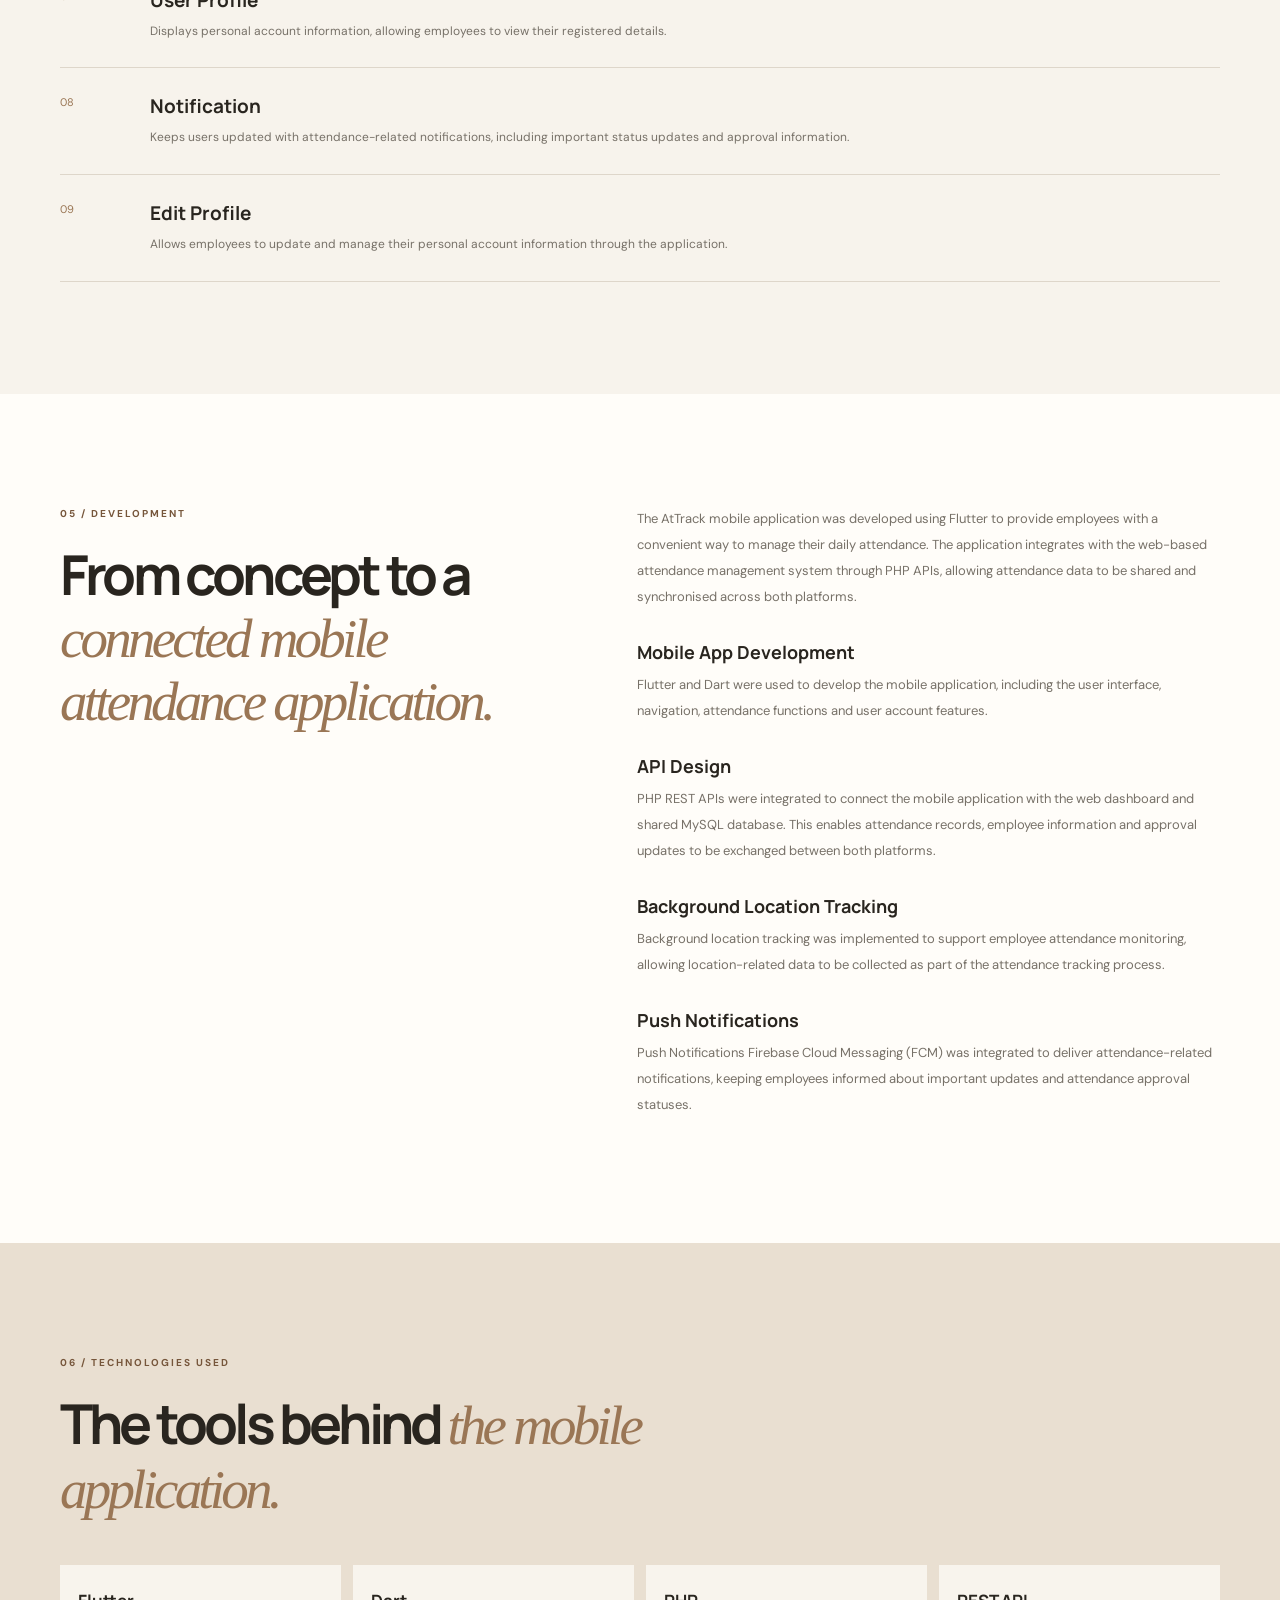
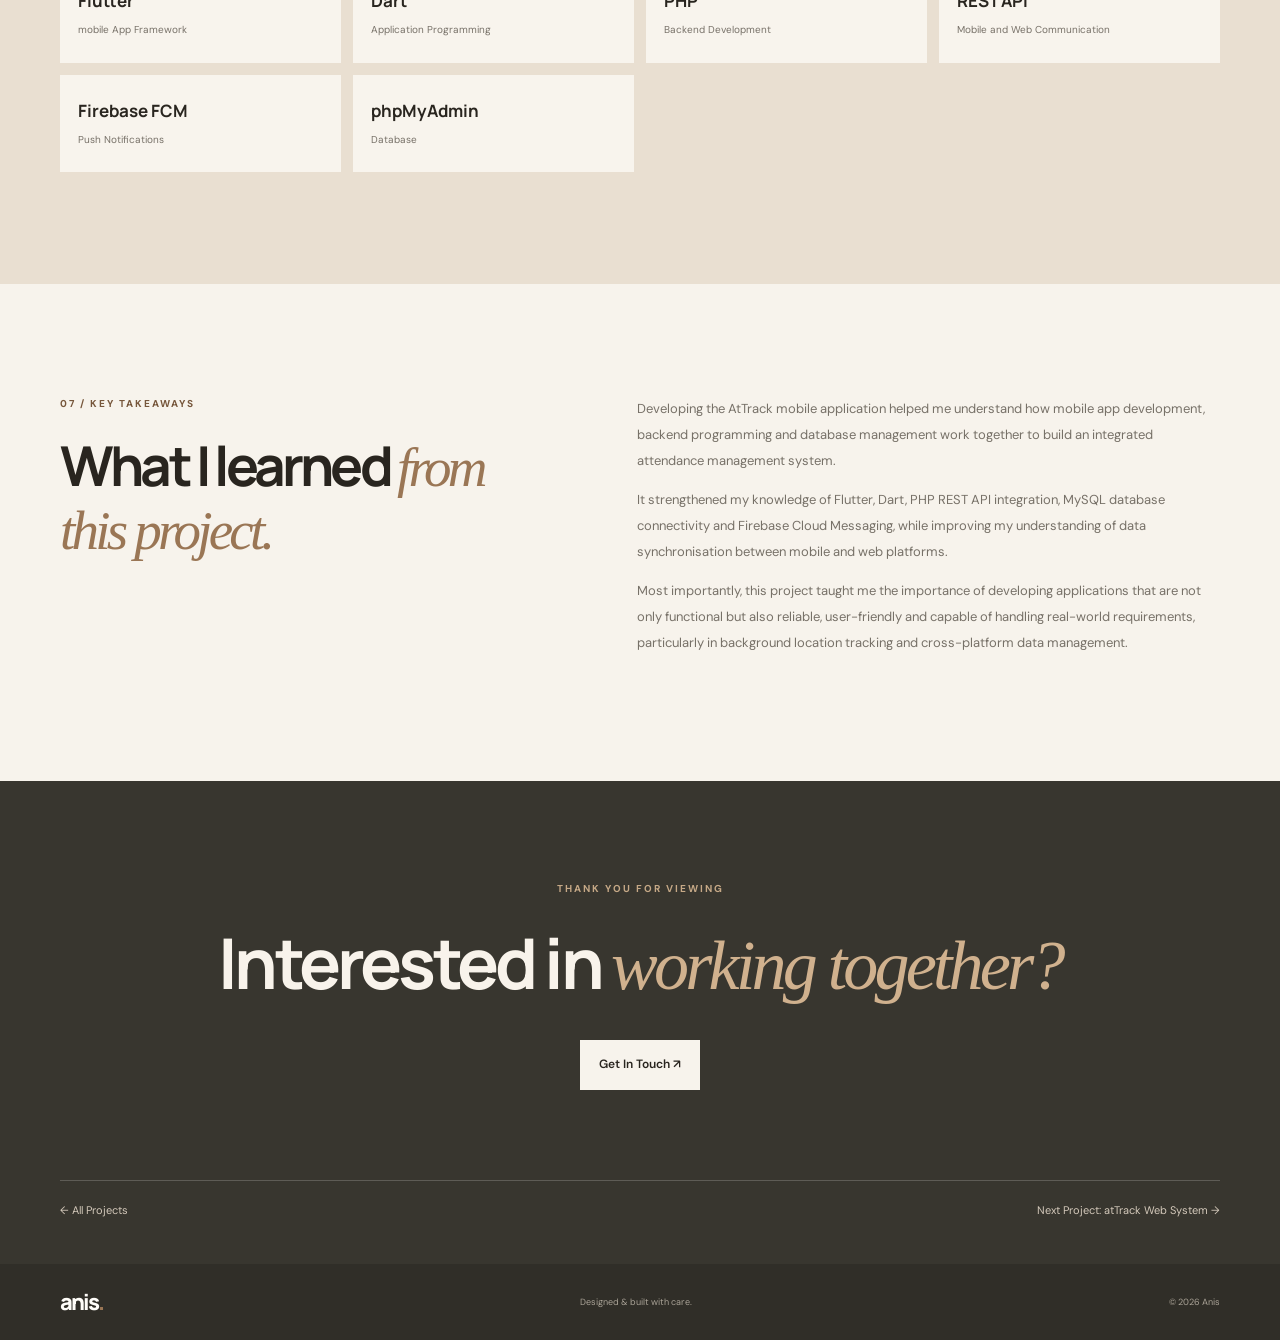
<file: project-atTrackmobile.html>
<!DOCTYPE html>
<html lang="en">

<head>
    <meta charset="UTF-8">
    <meta name="viewport" content="width=device-width, initial-scale=1.0">

    <meta name="description"
          content="Shiftin website design and development case study by Anis.">

    <title>AtTrack Dashboard | Project Case Study — Anis</title>

    <!-- Google Fonts -->
    <link rel="preconnect" href="https://fonts.googleapis.com">
    <link rel="preconnect" href="https://fonts.gstatic.com" crossorigin>

    <link href="https://fonts.googleapis.com/css2?family=DM+Sans:wght@400;500;600;700&family=Manrope:wght@400;500;600;700;800&family=IBM+Plex+Serif:ital,wght@0,400;0,500;1,400&display=swap"
          rel="stylesheet">

    <link rel="stylesheet" href="css/style.css">

</head>

<body>

    <!-- NAVIGATION -->
    <header class="site-header">

        <nav class="nav container">

            <a href="index.html" class="brand">
                Anis Zulaikha<span>.</span>
            </a>

            <button class="menu-toggle"
                    aria-label="Toggle navigation"
                    aria-expanded="false"
                    aria-controls="nav-links">

                <span></span>
                <span></span>

            </button>

            <div class="nav-links" id="nav-links">

                <a href="index.html" class="nav-link">Home</a>

                <a href="about-me.html" class="nav-link">About</a>

                <a href="projects.html" class="nav-link active">
                    Projects
                </a>

                <a href="index.html#experience" class="nav-link">
                    Experience
                </a>

                <a href="index.html#contact" class="nav-cta">
                    Let's Talk <span>↗</span>
                </a>

            </div>

        </nav>

    </header>


    <main>

        <!-- CASE STUDY HERO -->
        <section class="case-hero">

            <div class="container">

                <a href="projects.html" class="back-projects">
                    ← Back to Projects
                </a>

                <div class="case-hero-content">

                    <p class="eyebrow">
                        MOBILE APPLICATION
                    </p>

                    <h1>
                        AtTrack Mobile App<span>.</span>
                    </h1>

                    <p class="case-tagline">
                        Attendance Management (Mobile App)
                    </p>

                    <p class="case-intro">
                        A mobile application attendance management system
                        developed to streamline employee attendance
                        tracking and administrative operations.
                    </p>

                </div>

            </div>

        </section>


        <!-- HERO IMAGE -->
         <section class="case-cover">
            <div class="container">
                
                <div class="shiftin-slider">
                    <div class="slider-track">
                        <!-- IMAGE 1: LOGIN -->
                         <div class="slide active">
                            <img src="asset/atTrack/mobileApplication/1.png" alt="atTrack Login ">
                            <div class="slide-caption-dark">
                                <span>01 / 13</span>
                                <h3>Login</h3>
                            </div>
                        </div>
                        
                        <!-- IMAGE 2: CREATE ACC -->
                         <div class="slide">
                            <img src="asset/atTrack/mobileApplication/2.png" alt="atTrack Create Acc">
                            <div class="slide-caption-dark">
                                <span>02 / 13</span>
                                <h3>Create Account</h3>
                            </div>
                        </div>
                        
                        <!-- IMAGE 3: HOMEPAGE 1 -->
                         <div class="slide">
                            <img src="asset/atTrack/mobileApplication/3.png" alt="atTrack Homepage">
                            <div class="slide-caption-dark">
                                <span>03 / 13</span>
                                <h3>Homepage</h3>
                            </div>
                        </div>
                        
                        <!-- IMAGE 4: HOMEPAGE 2 -->
                         <div class="slide">
                            <img src="asset/atTrack/mobileApplication/4.png" alt="Homepage Pending">
                            <div class="slide-caption-dark">
                                <span>04 / 13</span>
                                <h3>Homepage</h3>
                            </div>
                        </div>
                        
                        <!-- IMAGE 5: PIC 1 -->
                         <div class="slide">
                            <img src="asset/atTrack/mobileApplication/5.png" alt="atTrack PIC">
                            <div class="slide-caption-dark">
                                <span>05 / 13</span>
                                <h3>PIC Page</h3>
                            </div>
                        </div>
                        
                        <!-- IMAGE 6: PIC 2 -->
                         <div class="slide">
                            <img src="asset/atTrack/mobileApplication/6.png" alt="atTrack PIC 2">
                            <div class="slide-caption-dark">
                                <span>06 / 13</span>
                                <h3>PIC Page</h3>
                            </div>
                        </div>

                         <!-- IMAGE 7: STATUS -->
                         <div class="slide">
                            <img src="asset/atTrack/mobileApplication/7.png" alt="atTrack status">
                            <div class="slide-caption-dark">
                                <span>07 / 13</span>
                                <h3>Status</h3>
                            </div>
                        </div>

                         <!-- IMAGE 8: User History -->
                         <div class="slide">
                            <img src="asset/atTrack/mobileApplication/8.png" alt="atTrack USer History">
                            <div class="slide-caption-dark">
                                <span>08 / 13</span>
                                <h3>History</h3>
                            </div>
                        </div>

                         <!-- IMAGE 9: CONTACT -->
                         <div class="slide">
                            <img src="asset/atTrack/mobileApplication/9.png" alt="atTrack Staff List">
                            <div class="slide-caption-dark">
                                <span>09 / 13</span>
                                <h3>Staff List</h3>
                            </div>
                        </div>

                         <!-- IMAGE 10: Profile -->
                         <div class="slide">
                            <img src="asset/atTrack/mobileApplication/10.png" alt="atTrack Profile">
                            <div class="slide-caption-dark">
                                <span>10 / 13</span>
                                <h3>Profile</h3>
                            </div>
                        </div>

                         <!-- IMAGE 11: Notification 1 -->
                         <div class="slide">
                            <img src="asset/atTrack/mobileApplication/11.png" alt="atTrack Notification 1">
                            <div class="slide-caption-dark">
                                <span>11 / 13</span>
                                <h3>Notification</h3>
                            </div>
                        </div>

                         <!-- IMAGE 12: Notification 2 -->
                         <div class="slide">
                            <img src="asset/atTrack/mobileApplication/12.png" alt=" atTrack Notification 2">
                            <div class="slide-caption-dark">
                                <span>12 / 13</span>
                                <h3>Notification</h3>
                            </div>
                        </div>

                         <!-- IMAGE 13: Edit -->
                         <div class="slide">
                            <img src="asset/atTrack/mobileApplication/13.png" alt="atTrack Edit Profile">
                            <div class="slide-caption-dark">
                                <span>13 / 13</span>
                                <h3>Edit Profile</h3>
                            </div>
                        </div>
                    </div>
                    
                    <!-- SLIDER CONTROLS -->
                     <button class="slider-arrow prev" type="button" aria-label="Previous image">
                        &#8592;
                    </button>
                    
                    <button class="slider-arrow next" type="button" aria-label="Next image">
                        &#8594;
                    </button>
                </div>
                
                <!-- SLIDER DOTS -->
                 <div class="slider-dots">
                    <button class="dot active" aria-label="Go to image 1"></button>
                    <button class="dot" aria-label="Go to image 2"></button>
                    <button class="dot" aria-label="Go to image 3"></button>
                    <button class="dot" aria-label="Go to image 4"></button>
                    <button class="dot" aria-label="Go to image 5"></button>
                    <button class="dot" aria-label="Go to image 6"></button>
                    <button class="dot" aria-label="Go to image 7"></button>
                    <button class="dot" aria-label="Go to image 8"></button>
                    <button class="dot" aria-label="Go to image 9"></button>
                    <button class="dot" aria-label="Go to image 10"></button>
                    <button class="dot" aria-label="Go to image 11"></button>
                    <button class="dot" aria-label="Go to image 12"></button>
                    <button class="dot" aria-label="Go to image 13"></button>
                </div>
            </div>
        </section>

        <!-- PROJECT INFORMATION -->
        <section class="section case-overview">

            <div class="container">

                <div class="case-overview-grid">

                    <div class="case-overview-heading">

                        <p class="eyebrow">
                            01 / PROJECT OVERVIEW
                        </p>

                        <h2>
                            Building a smarter
                            <em>mobile attendance experience.</em>
                        </h2>

                    </div>


                    <div class="case-overview-description">

                        <p>
                            AtTrack is a mobile attendance 
                            application designed to simplify 
                            employee attendance tracking a
                            through mobile technology.
                        </p>

                        <p>
                            The mobile application was developed 
                            to allow employees to record their 
                            attendance, track their attendance history 
                            and stay connected through real-time 
                            notifications. It also incorporates 
                            background location tracking to support 
                            attendance monitoring and verification.
                        </p>

                        <p>
                            The overall direction focuses on accessibility, 
                            convenience and reliable attendance tracking, 
                            providing employees and administrators with a 
                            more efficient way to manage daily attendance activities.
                        </p>

                    </div>

                </div>


                <div class="case-info-grid">

                    <div>
                        <span>PROJECT</span>
                        <strong>Senhon Attendance Management Mobile Application</strong>
                    </div>

                    <div>
                        <span>MY ROLE</span>
                        <strong>Mobile Application</strong>
                    </div>

                    <div>
                        <span>TYPE</span>
                        <strong>Corporate Internal System</strong>
                    </div>

                    <div>
                        <span>LOCATION</span>
                        <strong>Alor Setar, Malaysia</strong>
                    </div>

                </div>

            </div>

        </section>


        <!-- PROJECT BACKGROUND -->
        <section class="section case-background">

            <div class="container case-split">

                <div>

                    <p class="eyebrow">
                        02 / THE OBJECTIVE
                    </p>

                    <h2>
                       Connecting mobile attendance tracking with
                        <em>centralised web management.</em>
                    </h2>

                </div>

                <div class="case-copy">

                    <h3>The Challenge</h3>

                    <p>
                        Managing employee attendance 
                        across different platforms requires 
                        a reliable way to synchronise 
                        attendance records, employee 
                        information and daily activities.
                    </p>

                    <p>
                        The challenge was to develop a mobile 
                        application that could communicate 
                        seamlessly with a web-based attendance 
                        management system, ensuring that attendance 
                        data recorded by employees could be accessed 
                        and managed centrally by administrators.
                    </p>

                    <h3>The Objective</h3>

                    <p>
                       To develop an integrated attendance management 
                       system consisting of a Flutter-based mobile 
                       application and a web dashboard, connected 
                       through PHP REST APIs and a shared MySQL database.
                    </p>

                </div>

            </div>

        </section>


        <!-- DESIGN DIRECTION -->
        <section class="section case-design">

            <div class="container">

                <div class="section-top">

                    <div>

                        <p class="eyebrow">
                            03 / DESIGN DIRECTION
                        </p>

                        <h2>
                            A visual identity built
                            around <em>simplicity.</em>
                        </h2>

                    </div>

                    <p class="section-description">
                        A warm and modern visual direction
                        designed to complement the brand's
                        interior design identity.
                    </p>

                </div>


                <div class="design-showcase">

                    <div class="design-colour">

                        <div class="colour-swatch red"></div>

                        <span>RED</span>
                        <strong>#B0323C</strong>

                    </div>

                    <div class="design-colour">

                        <div class="colour-swatch crimson"></div>

                        <span>CRIMSON</span>
                        <strong>#791935</strong>

                    </div>

                    <div class="design-colour">

                        <div class="colour-swatch pink"></div>

                        <span>PALE PINK</span>
                        <strong>#F2E6EA</strong>

                    </div>

                    <div class="design-colour">

                        <div class="colour-swatch green"></div>

                        <span>GREEN</span>
                        <strong>#55B058</strong>

                    </div>

                    <div class="design-colour">

                        <div class="colour-swatch orange"></div>

                        <span>ORANGE</span>
                        <strong>#F7A431</strong>

                    </div>

                    <div class="design-colour">

                        <div class="colour-swatch dark"></div>

                        <span>DARK TEXT</span>
                        <strong>#302C29</strong>

                    </div>

                    <div class="design-colour">

                        <div class="colour-swatch white"></div>

                        <span>WHITE</span>
                        <strong>#FFF</strong>

                    </div>

                </div>


                <div class="design-principles">

                    <article>
                        <span>01</span>
                        <h3>Minimalist Layout</h3>
                        <p>
                            Clean spacing and structured content
                            help visitors focus on important
                            information.
                        </p>
                    </article>

                    <article>
                        <span>02</span>
                        <h3>Typography</h3>
                        <p>
                            A combination of modern sans-serif
                            and serif typography creates
                            visual contrast.
                        </p>
                    </article>

                    <article>
                        <span>03</span>
                        <h3>Brand Consistency</h3>
                        <p>
                            A consistent maroon and bright
                            colour palette supports the
                            brand's visual identity.
                        </p>
                    </article>

                </div>

            </div>

        </section>


        <!-- WEBSITE STRUCTURE -->
        <section class="section case-structure">

            <div class="container">

                <p class="eyebrow">
                    04 / WEBSITE STRUCTURE
                </p>

                <h2>
                    Designed for a seamless
                    <em>mobile attendance experience.</em>
                </h2>

                <div class="structure-list">

                    <div>
                        <span>01</span>

                        <div>
                            <h3>Login</h3>
                            <p>
                                Provides a secure login interface 
                                for employees to access their 
                                attendance account and application features.
                            </p>
                        </div>
                    </div>

                    <div>
                        <span>02</span>

                        <div>
                            <h3>Create Account</h3>
                            <p>
                                Allows new employees to register an 
                                account and submit their personal 
                                information to access the attendance system.
                            </p>
                        </div>
                    </div>

                    <div>
                        <span>03</span>

                        <div>
                            <h3>Homepage</h3>
                            <p>
                                Displays employees with a quick access to 
                                attendance functions and essential information.
                            </p>
                        </div>
                    </div>

                    <div>
                        <span>04</span>

                        <div>
                            <h3>PIC Access</h3>
                            <p>
                                Provides Person-in-Charge (PIC) users with 
                                access to attendance management and approval 
                                features for monitoring employee attendance submissions.
                            </p>
                        </div>
                    </div>

                    <div>
                        <span>05</span>

                        <div>
                            <h3>Attendance History</h3>
                            <p>
                                Displays employees' previous attendance records, 
                                allowing them to review their check-in and check-out 
                                activities.
                            </p>
                        </div>
                    </div>

                    <div>
                        <span>06</span>

                        <div>
                            <h3>Staff List</h3>
                            <p>
                                Presents a list of registered employees, 
                                allowing authorised users to view staff 
                                information within the application.
                            </p>
                        </div>
                    </div>

                    <div>
                        <span>07</span>

                        <div>
                            <h3>User Profile</h3>
                            <p>
                                Displays personal account information, 
                                allowing employees to view their registered details.
                            </p>
                        </div>
                    </div>

                    <div>
                        <span>08</span>

                        <div>
                            <h3>Notification</h3>
                            <p>
                                Keeps users updated with attendance-related notifications, 
                                including important status updates and approval information.
                            </p>
                        </div>
                    </div>

                    <div>
                        <span>09</span>

                        <div>
                            <h3>Edit Profile</h3>
                            <p>
                                Allows employees to update and manage their personal 
                                account information through the application.
                            </p>
                        </div>
                    </div>

                </div>


            </div>

        </section>


        <!-- DEVELOPMENT -->
        <section class="section case-development">

            <div class="container case-split">

                <div>

                    <p class="eyebrow">
                        05 / DEVELOPMENT
                    </p>

                    <h2>
                        From concept to a
                        <em>connected mobile attendance application.</em>
                    </h2>

                </div>

                <div class="case-copy">

                    <p>
                        The AtTrack mobile application was developed 
                        using Flutter to provide employees with a 
                        convenient way to manage their daily attendance. 
                        The application integrates with the web-based 
                        attendance management system through 
                        PHP APIs, allowing attendance data to be 
                        shared and synchronised across both platforms.
                    </p>

                    <h3>Mobile App Development</h3>

                    <p>
                        Flutter and Dart were used to develop the mobile 
                        application, including the user interface, navigation, 
                        attendance functions and user account features.
                    </p>

                    <h3>API Design</h3>

                    <p>
                        PHP REST APIs were integrated to connect the mobile 
                        application with the web dashboard and shared MySQL 
                        database. This enables attendance records, employee 
                        information and approval updates to be exchanged 
                        between both platforms.
                    </p>

                    <h3>Background Location Tracking</h3>

                    <p>
                        Background location tracking was implemented to support 
                        employee attendance monitoring, allowing location-related 
                        data to be collected as part of the attendance tracking process.
                    </p>

                    <h3>Push Notifications</h3>

                    <p>
                        Push Notifications Firebase Cloud Messaging (FCM) was 
                        integrated to deliver attendance-related notifications, 
                        keeping employees informed about important updates and 
                        attendance approval statuses.
                    </p>

                </div>

            </div>

        </section>


        <!-- TECHNOLOGIES -->
        <section class="section case-tech">

            <div class="container">

                <p class="eyebrow">
                    06 / TECHNOLOGIES USED
                </p>

                <h2>
                    The tools behind
                    <em>the mobile application.</em>
                </h2>

                <div class="case-tech-list">

                    <div>
                        <strong>Flutter</strong>
                        <span>mobile App Framework</span>
                    </div>

                    <div>
                        <strong>Dart</strong>
                        <span>Application Programming</span>
                    </div>

                    <div>
                        <strong>PHP</strong>
                        <span>Backend Development</span>
                    </div>

                    <div>
                        <strong>REST API</strong>
                        <span>Mobile and Web Communication</span>
                    </div>

                    <div>
                        <strong>Firebase FCM</strong>
                        <span>Push Notifications</span>
                    </div>

                    <div>
                        <strong>phpMyAdmin</strong>
                        <span>Database</span>
                    </div>

                </div>

            </div>

        </section>


        <!-- LEARNING OUTCOME -->
        <section class="section case-reflection">

            <div class="container case-split">

                <div>

                    <p class="eyebrow">
                        07 / KEY TAKEAWAYS
                    </p>

                    <h2>
                        What I learned
                        <em>from this project.</em>
                    </h2>

                </div>

                <div class="case-copy">

                    <p>
                        Developing the AtTrack mobile 
                        application helped me understand how 
                        mobile app development, backend programming 
                        and database management work together 
                        to build an integrated attendance management system.
                    </p>

                    <p>
                        It strengthened my knowledge of Flutter, Dart, PHP 
                        REST API integration, MySQL database connectivity 
                        and Firebase Cloud Messaging, while improving 
                        my understanding of data synchronisation between mobile 
                        and web platforms.
                    </p>

                    <p>
                        Most importantly, this project taught me the importance 
                        of developing applications that are not only functional 
                        but also reliable, user-friendly and capable of handling 
                        real-world requirements, particularly in background location 
                        tracking and cross-platform data management.
                    </p>

                </div>

            </div>

        </section>


        <!-- NEXT PROJECT -->
        <section class="case-next">

            <div class="container">

                <p class="eyebrow">
                    THANK YOU FOR VIEWING
                </p>

                <h2>
                    Interested in
                    <em>working together?</em>
                </h2>

                <a href="index.html#contact"
                   class="button button-light">
                    Get In Touch ↗
                </a>

                <div class="case-navigation">

                    <a href="projects.html">
                        ← All Projects
                    </a>

                    <a href="project-atTrackweb.html">
                        Next Project: atTrack Web System →
                    </a>

                </div>

            </div>

        </section>

    </main>


    <!-- FOOTER -->
    <footer class="footer">

        <div class="container footer-inner">

            <a href="index.html" class="brand">
                anis<span>.</span>
            </a>

            <span>Designed & built with care.</span>

            <span>© 2026 Anis</span>

        </div>

    </footer>


    <script src="js/script.js"></script>

</body>
</html>
</file>
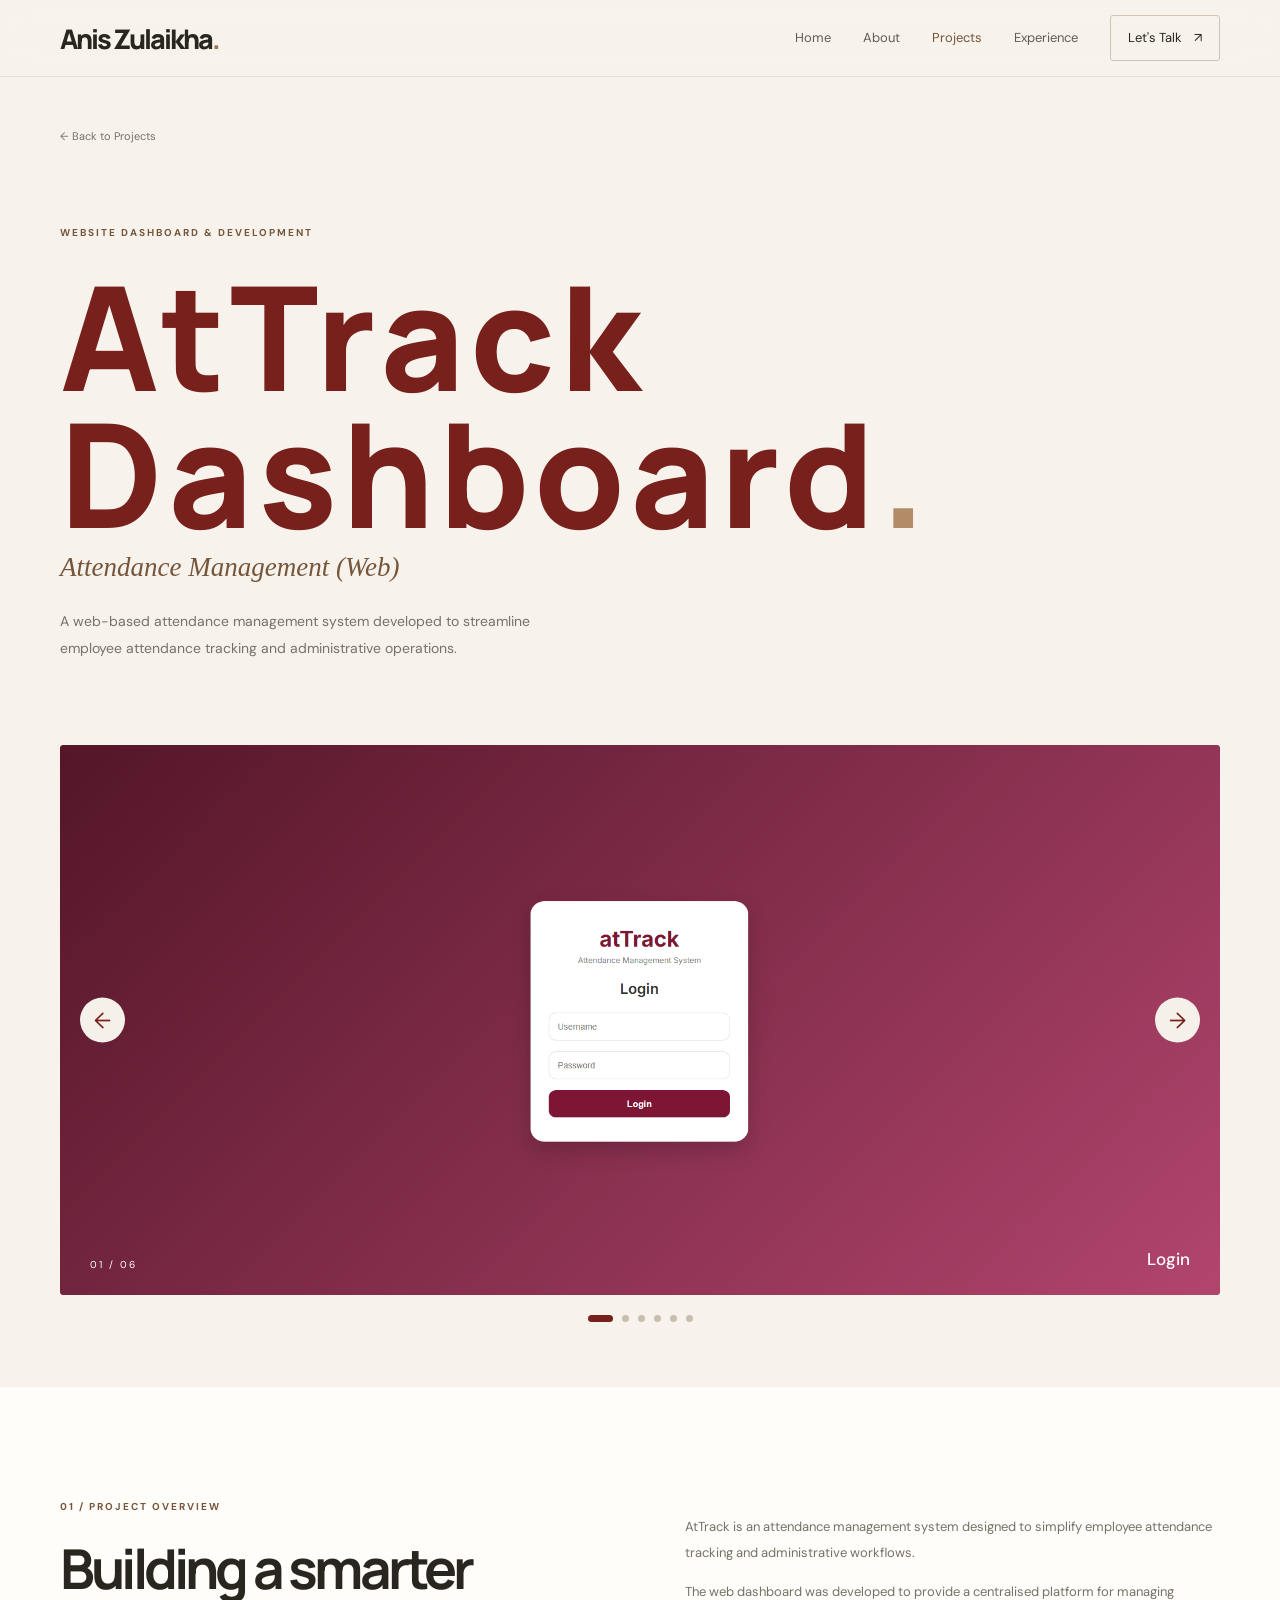
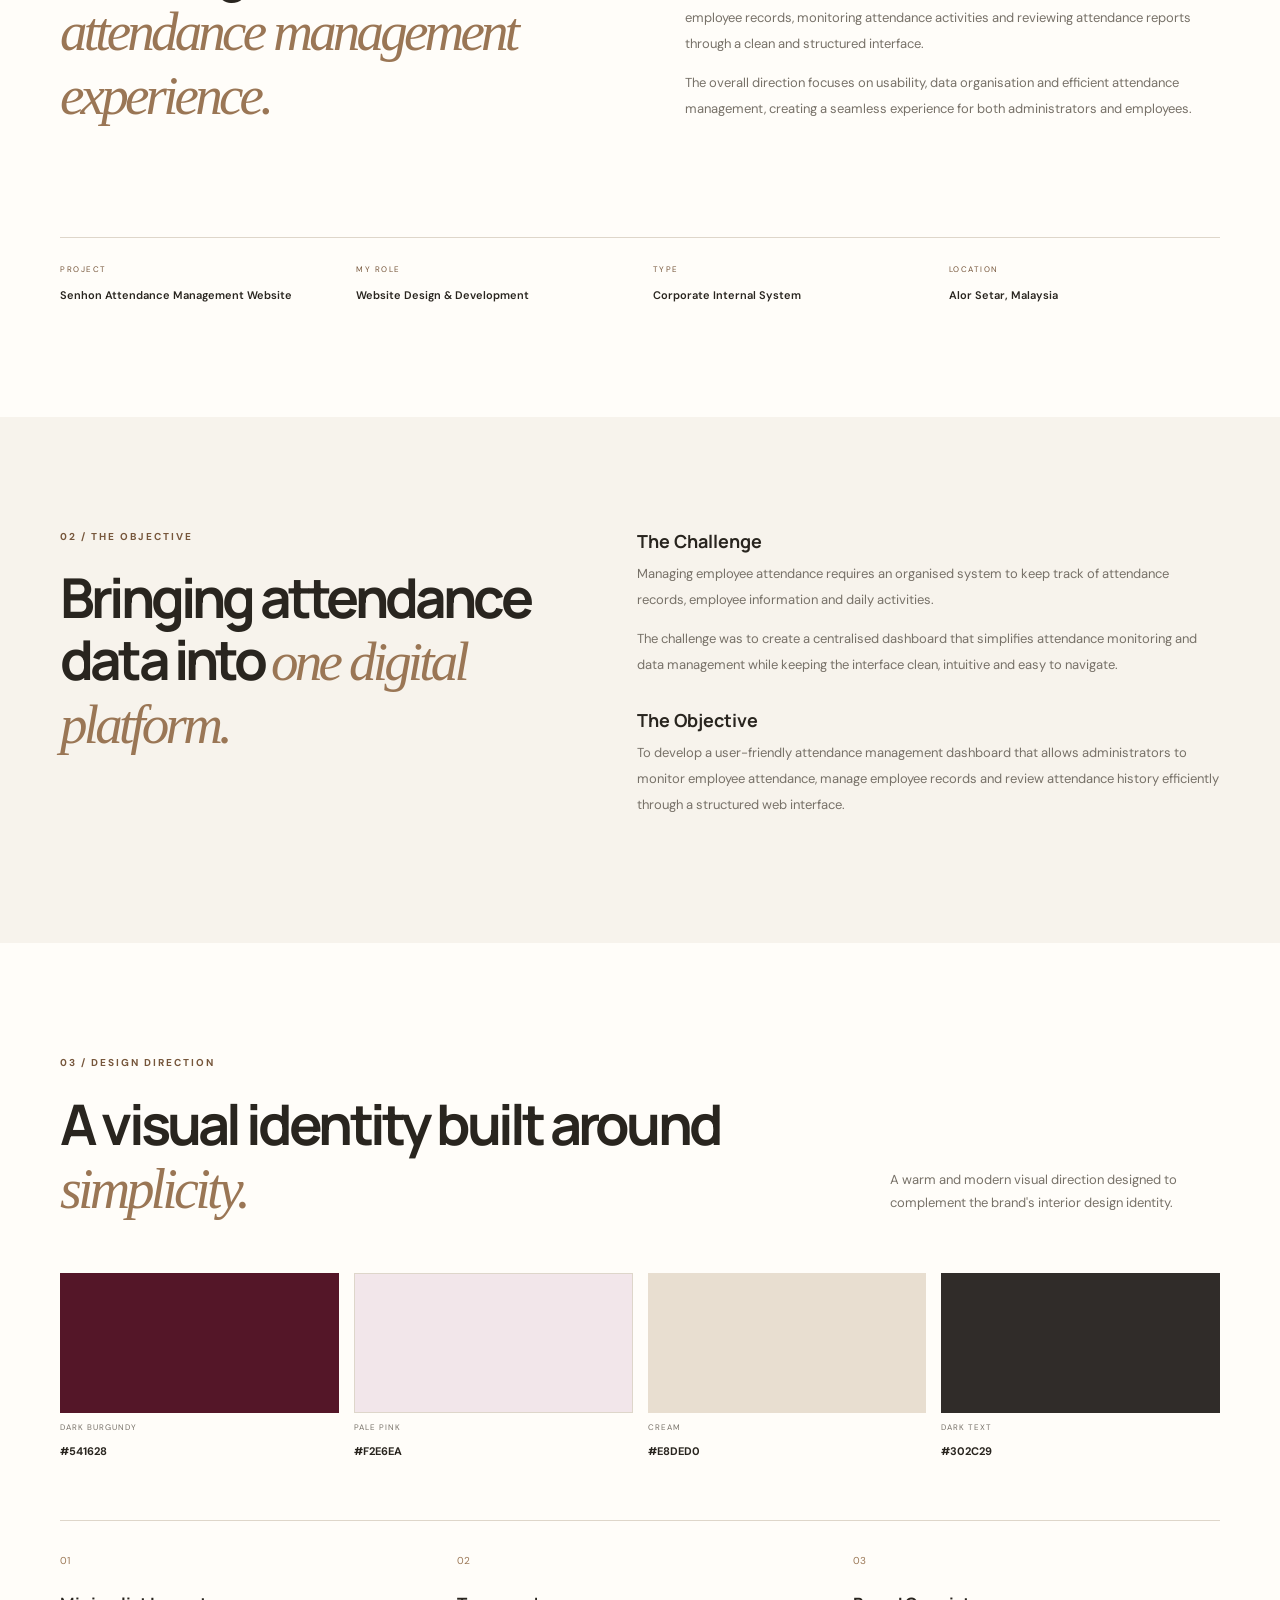
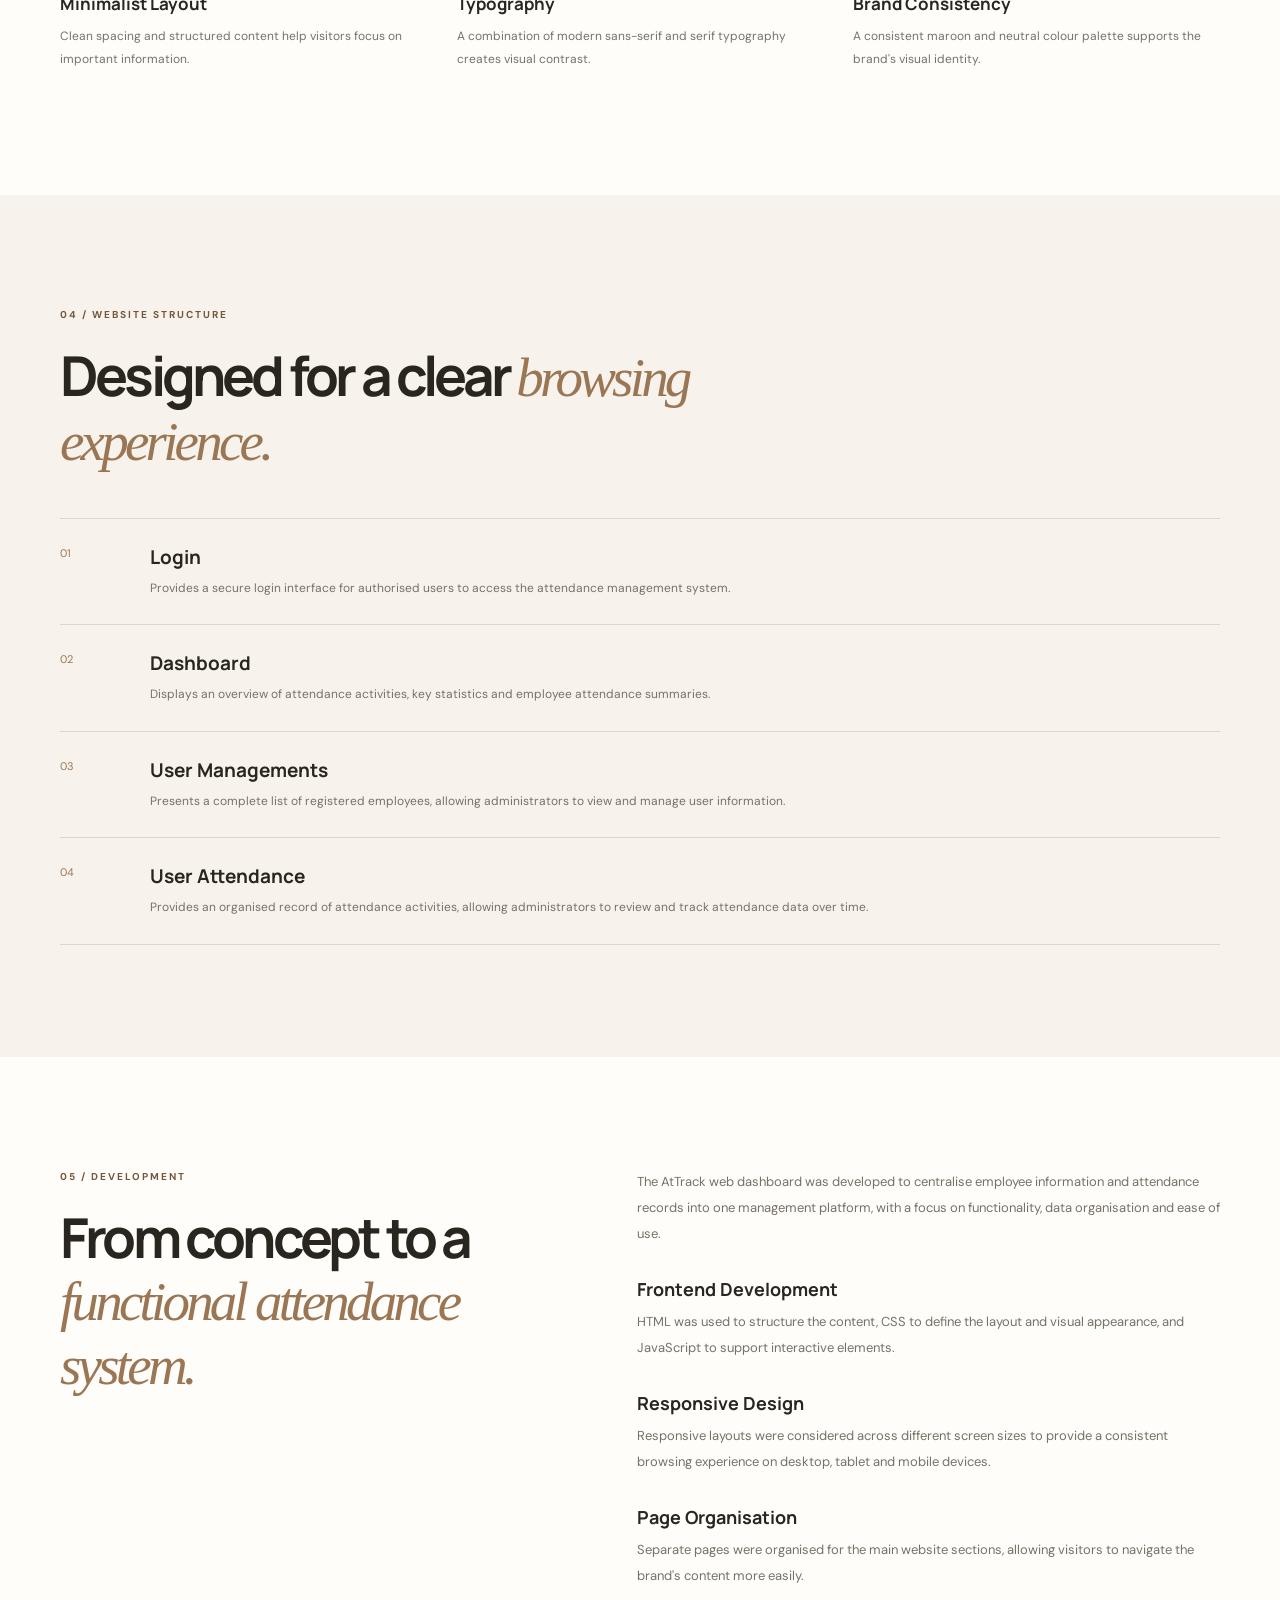
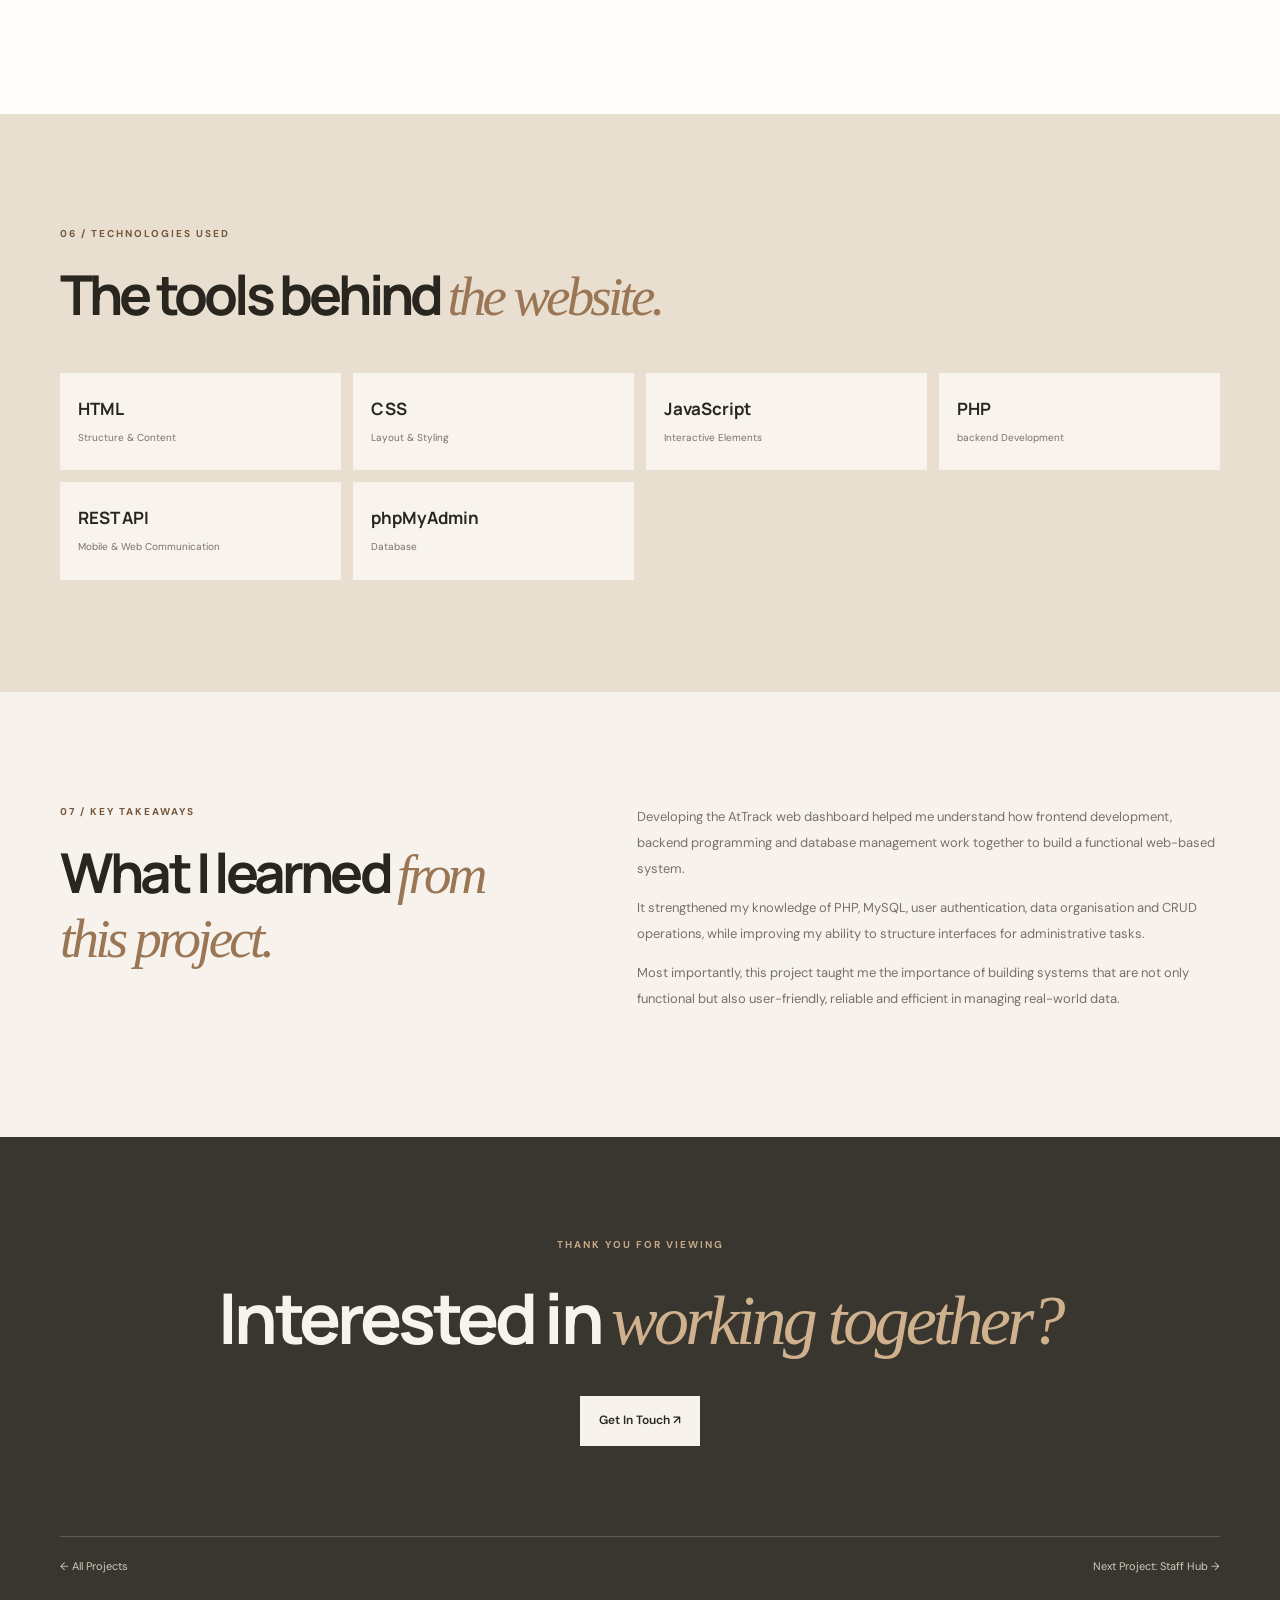
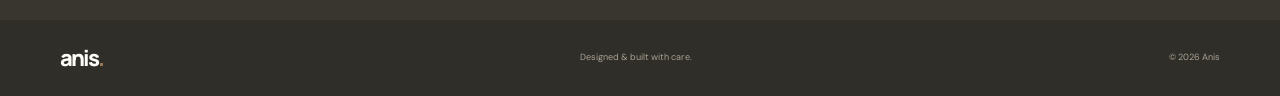
<file: project-atTrackweb.html>
<!DOCTYPE html>
<html lang="en">

<head>
    <meta charset="UTF-8">
    <meta name="viewport" content="width=device-width, initial-scale=1.0">

    <meta name="description"
          content="Shiftin website design and development case study by Anis.">

    <title>AtTrack Dashboard | Project Case Study — Anis</title>

    <!-- Google Fonts -->
    <link rel="preconnect" href="https://fonts.googleapis.com">
    <link rel="preconnect" href="https://fonts.gstatic.com" crossorigin>

    <link href="https://fonts.googleapis.com/css2?family=DM+Sans:wght@400;500;600;700&family=Manrope:wght@400;500;600;700;800&family=IBM+Plex+Serif:ital,wght@0,400;0,500;1,400&display=swap"
          rel="stylesheet">

    <link rel="stylesheet" href="css/style.css">

</head>

<body>

    <!-- NAVIGATION -->
    <header class="site-header">

        <nav class="nav container">

            <a href="index.html" class="brand">
                Anis Zulaikha<span>.</span>
            </a>

            <button class="menu-toggle"
                    aria-label="Toggle navigation"
                    aria-expanded="false"
                    aria-controls="nav-links">

                <span></span>
                <span></span>

            </button>

            <div class="nav-links" id="nav-links">

                <a href="index.html" class="nav-link">Home</a>

                <a href="about-me.html" class="nav-link">About</a>

                <a href="projects.html" class="nav-link active">
                    Projects
                </a>

                <a href="index.html#experience" class="nav-link">
                    Experience
                </a>

                <a href="index.html#contact" class="nav-cta">
                    Let's Talk <span>↗</span>
                </a>

            </div>

        </nav>

    </header>


    <main>

        <!-- CASE STUDY HERO -->
        <section class="case-hero">

            <div class="container">

                <a href="projects.html" class="back-projects">
                    ← Back to Projects
                </a>

                <div class="case-hero-content">

                    <p class="eyebrow">
                        WEBSITE DASHBOARD & DEVELOPMENT
                    </p>

                    <h1>
                        AtTrack Dashboard<span>.</span>
                    </h1>

                    <p class="case-tagline">
                        Attendance Management (Web)
                    </p>

                    <p class="case-intro">
                        A web-based attendance management system
                        developed to streamline employee attendance
                        tracking and administrative operations.
                    </p>

                </div>

            </div>

        </section>


        <!-- HERO IMAGE -->
         <section class="case-cover">
            <div class="container">
                
                <div class="shiftin-slider">
                    <div class="slider-track">
                        <!-- IMAGE 1: LOGIN -->
                         <div class="slide active">
                            <img src="asset/atTrack/websiteDashboard/attrack-login.PNG" alt="atTrack Login Web">
                            <div class="slide-caption">
                                <span>01 / 06</span>
                                <h3>Login</h3>
                            </div>
                        </div>
                        
                        <!-- IMAGE 2: HOME -->
                         <div class="slide">
                            <img src="asset/atTrack/websiteDashboard/attrack-home.PNG" alt="atTrack Homepage Web">
                            <div class="slide-caption">
                                <span>02 / 06</span>
                                <h3>Home</h3>
                            </div>
                        </div>
                        
                        <!-- IMAGE 3: USER MANAGEMENTS -->
                         <div class="slide">
                            <img src="asset/atTrack/websiteDashboard/attrack-usermanagements.PNG" alt="atTrack Usermanagement Web">
                            <div class="slide-caption">
                                <span>03 / 06</span>
                                <h3>User Management</h3>
                            </div>
                        </div>
                        
                        <!-- IMAGE 4: USER ATTENDANCE -->
                         <div class="slide">
                            <img src="asset/atTrack/websiteDashboard/attrack-attendancUser.PNG" alt="atTrack User">
                            <div class="slide-caption">
                                <span>04 / 06</span>
                                <h3>User Attendance</h3>
                            </div>
                        </div>
                        
                        <!-- IMAGE 5: PROJECTS -->
                         <!-- <div class="slide">
                            <img src="asset/shiftin/shiftin-projectDetail.PNG" alt="Shiftin Project Detail Page">
                            <div class="slide-caption">
                                <span>05 / 06</span>
                                <h3>Project Details</h3>
                            </div>
                        </div> -->
                        
                        <!-- IMAGE 6: CONTACT -->
                         <!-- <div class="slide">
                            <img src="asset/shiftin/shiftin-contact.PNG" alt="Shiftin Contact Page">
                            <div class="slide-caption">
                                <span>06 / 06</span>
                                <h3>Contact</h3>
                            </div>
                        </div> -->
                    </div>
                    
                    <!-- SLIDER CONTROLS -->
                     <button class="slider-arrow prev" type="button" aria-label="Previous image">
                        &#8592;
                    </button>
                    
                    <button class="slider-arrow next" type="button" aria-label="Next image">
                        &#8594;
                    </button>
                </div>
                
                <!-- SLIDER DOTS -->
                 <div class="slider-dots">
                    <button class="dot active" aria-label="Go to image 1"></button>
                    <button class="dot" aria-label="Go to image 2"></button>
                    <button class="dot" aria-label="Go to image 3"></button>
                    <button class="dot" aria-label="Go to image 4"></button>
                    <button class="dot" aria-label="Go to image 5"></button>
                    <button class="dot" aria-label="Go to image 6"></button>
                </div>
            </div>
        </section>

        <!-- PROJECT INFORMATION -->
        <section class="section case-overview">

            <div class="container">

                <div class="case-overview-grid">

                    <div class="case-overview-heading">

                        <p class="eyebrow">
                            01 / PROJECT OVERVIEW
                        </p>

                        <h2>
                            Building a smarter
                            <em>attendance management experience.</em>
                        </h2>

                    </div>


                    <div class="case-overview-description">

                        <p>
                            AtTrack is an attendance management system 
                            designed to simplify employee attendance 
                            tracking and administrative workflows.
                        </p>

                        <p>
                            The web dashboard was developed 
                            to provide a centralised platform for 
                            managing employee records, 
                            monitoring attendance activities 
                            and reviewing attendance 
                            reports through a clean and 
                            structured interface.
                        </p>

                        <p>
                            The overall direction focuses on usability, 
                            data organisation and efficient attendance 
                            management, creating a seamless experience 
                            for both administrators and employees.
                        </p>

                    </div>

                </div>


                <div class="case-info-grid">

                    <div>
                        <span>PROJECT</span>
                        <strong>Senhon Attendance Management Website</strong>
                    </div>

                    <div>
                        <span>MY ROLE</span>
                        <strong>Website Design & Development</strong>
                    </div>

                    <div>
                        <span>TYPE</span>
                        <strong>Corporate Internal System</strong>
                    </div>

                    <div>
                        <span>LOCATION</span>
                        <strong>Alor Setar, Malaysia</strong>
                    </div>

                </div>

            </div>

        </section>


        <!-- PROJECT BACKGROUND -->
        <section class="section case-background">

            <div class="container case-split">

                <div>

                    <p class="eyebrow">
                        02 / THE OBJECTIVE
                    </p>

                    <h2>
                       Bringing attendance data into
                        <em>one digital platform.</em>
                    </h2>

                </div>

                <div class="case-copy">

                    <h3>The Challenge</h3>

                    <p>
                        Managing employee attendance requires an 
                        organised system to keep track of attendance 
                        records, employee information and daily activities.
                    </p>

                    <p>
                        The challenge was to create a centralised dashboard
                        that simplifies attendance monitoring and data 
                        management while keeping the interface clean, intuitive 
                        and easy to navigate.
                    </p>

                    <h3>The Objective</h3>

                    <p>
                       To develop a user-friendly attendance management 
                       dashboard that allows administrators 
                       to monitor employee attendance, manage employee 
                       records and review attendance history efficiently 
                       through a structured web interface.
                    </p>

                </div>

            </div>

        </section>


        <!-- DESIGN DIRECTION -->
        <section class="section case-design">

            <div class="container">

                <div class="section-top">

                    <div>

                        <p class="eyebrow">
                            03 / DESIGN DIRECTION
                        </p>

                        <h2>
                            A visual identity built
                            around <em>simplicity.</em>
                        </h2>

                    </div>

                    <p class="section-description">
                        A warm and modern visual direction
                        designed to complement the brand's
                        interior design identity.
                    </p>

                </div>


                <div class="design-showcase">

                    <div class="design-colour">

                        <div class="colour-swatch burgundy"></div>

                        <span>DARK BURGUNDY</span>
                        <strong>#541628</strong>

                    </div>

                    <div class="design-colour">

                        <div class="colour-swatch pink"></div>

                        <span>PALE PINK</span>
                        <strong>#F2E6EA</strong>

                    </div>

                    <div class="design-colour">

                        <div class="colour-swatch cream"></div>

                        <span>CREAM</span>
                        <strong>#E8DED0</strong>

                    </div>

                    <div class="design-colour">

                        <div class="colour-swatch dark"></div>

                        <span>DARK TEXT</span>
                        <strong>#302C29</strong>

                    </div>

                </div>


                <div class="design-principles">

                    <article>
                        <span>01</span>
                        <h3>Minimalist Layout</h3>
                        <p>
                            Clean spacing and structured content
                            help visitors focus on important
                            information.
                        </p>
                    </article>

                    <article>
                        <span>02</span>
                        <h3>Typography</h3>
                        <p>
                            A combination of modern sans-serif
                            and serif typography creates
                            visual contrast.
                        </p>
                    </article>

                    <article>
                        <span>03</span>
                        <h3>Brand Consistency</h3>
                        <p>
                            A consistent maroon and neutral
                            colour palette supports the
                            brand's visual identity.
                        </p>
                    </article>

                </div>

            </div>

        </section>


        <!-- WEBSITE STRUCTURE -->
        <section class="section case-structure">

            <div class="container">

                <p class="eyebrow">
                    04 / WEBSITE STRUCTURE
                </p>

                <h2>
                    Designed for a clear
                    <em>browsing experience.</em>
                </h2>

                <div class="structure-list">

                    <div>
                        <span>01</span>

                        <div>
                            <h3>Login</h3>
                            <p>
                                Provides a secure login interface for 
                                authorised users to access the 
                                attendance management system.
                            </p>
                        </div>
                    </div>

                    <div>
                        <span>02</span>

                        <div>
                            <h3>Dashboard</h3>
                            <p>
                                Displays an overview of attendance activities, 
                                key statistics and employee attendance summaries.
                            </p>
                        </div>
                    </div>

                    <div>
                        <span>03</span>

                        <div>
                            <h3>User Managements</h3>
                            <p>
                                Presents a complete list of registered 
                                employees, allowing administrators to 
                                view and manage user information.
                            </p>
                        </div>
                    </div>

                    <div>
                        <span>04</span>

                        <div>
                            <h3>User Attendance</h3>
                            <p>
                                Provides an organised record of attendance 
                                activities, allowing administrators to 
                                review and track attendance data over time.
                            </p>
                        </div>
                    </div>

                    <!-- <div>
                        <span>05</span>

                        <div>
                            <h3>Contact</h3>
                            <p>
                                Provides visitors with
                                information to make enquiries
                                and connect with the company.
                            </p>
                        </div>
                    </div> -->

                </div>

            </div>

        </section>


        <!-- DEVELOPMENT -->
        <section class="section case-development">

            <div class="container case-split">

                <div>

                    <p class="eyebrow">
                        05 / DEVELOPMENT
                    </p>

                    <h2>
                        From concept to
                        a <em>functional attendance system.</em>
                    </h2>

                </div>

                <div class="case-copy">

                    <p>
                        The AtTrack web dashboard was developed to 
                        centralise employee information and 
                        attendance records into one management 
                        platform, with a focus on functionality, 
                        data organisation and ease of use.
                    </p>

                    <h3>Frontend Development</h3>

                    <p>
                        HTML was used to structure the content,
                        CSS to define the layout and visual
                        appearance, and JavaScript to support
                        interactive elements.
                    </p>

                    <h3>Responsive Design</h3>

                    <p>
                        Responsive layouts were considered
                        across different screen sizes to
                        provide a consistent browsing
                        experience on desktop, tablet
                        and mobile devices.
                    </p>

                    <h3>Page Organisation</h3>

                    <p>
                        Separate pages were organised for
                        the main website sections, allowing
                        visitors to navigate the brand's
                        content more easily.
                    </p>

                </div>

            </div>

        </section>


        <!-- TECHNOLOGIES -->
        <section class="section case-tech">

            <div class="container">

                <p class="eyebrow">
                    06 / TECHNOLOGIES USED
                </p>

                <h2>
                    The tools behind
                    <em>the website.</em>
                </h2>

                <div class="case-tech-list">

                    <div>
                        <strong>HTML</strong>
                        <span>Structure & Content</span>
                    </div>

                    <div>
                        <strong>CSS</strong>
                        <span>Layout & Styling</span>
                    </div>

                    <div>
                        <strong>JavaScript</strong>
                        <span>Interactive Elements</span>
                    </div>

                    <div>
                        <strong>PHP</strong>
                        <span>backend Development</span>
                    </div>

                    <div>
                        <strong>REST API</strong>
                        <span>Mobile & Web Communication</span>
                    </div>

                    <div>
                        <strong>phpMyAdmin</strong>
                        <span>Database</span>
                    </div>

                </div>

            </div>

        </section>


        <!-- LEARNING OUTCOME -->
        <section class="section case-reflection">

            <div class="container case-split">

                <div>

                    <p class="eyebrow">
                        07 / KEY TAKEAWAYS
                    </p>

                    <h2>
                        What I learned
                        <em>from this project.</em>
                    </h2>

                </div>

                <div class="case-copy">

                    <p>
                        Developing the AtTrack web dashboard helped me 
                        understand how frontend development, 
                        backend programming and database management 
                        work together to build a functional web-based system.
                    </p>

                    <p>
                        It strengthened my knowledge of PHP, MySQL, user authentication, 
                        data organisation and CRUD operations, while improving my 
                        ability to structure interfaces for administrative tasks.
                    </p>

                    <p>
                        Most importantly, this project taught me the importance of
                        building systems that are not only functional but also 
                        user-friendly, reliable and efficient in managing real-world data.
                    </p>

                </div>

            </div>

        </section>


        <!-- NEXT PROJECT -->
        <section class="case-next">

            <div class="container">

                <p class="eyebrow">
                    THANK YOU FOR VIEWING
                </p>

                <h2>
                    Interested in
                    <em>working together?</em>
                </h2>

                <a href="index.html#contact"
                   class="button button-light">
                    Get In Touch ↗
                </a>

                <div class="case-navigation">

                    <a href="projects.html">
                        ← All Projects
                    </a>

                    <a href="project-staffhub.html">
                        Next Project: Staff Hub →
                    </a>

                </div>

            </div>

        </section>

    </main>


    <!-- FOOTER -->
    <footer class="footer">

        <div class="container footer-inner">

            <a href="index.html" class="brand">
                anis<span>.</span>
            </a>

            <span>Designed & built with care.</span>

            <span>© 2026 Anis</span>

        </div>

    </footer>


    <script src="js/script.js"></script>

</body>
</html>
</file>
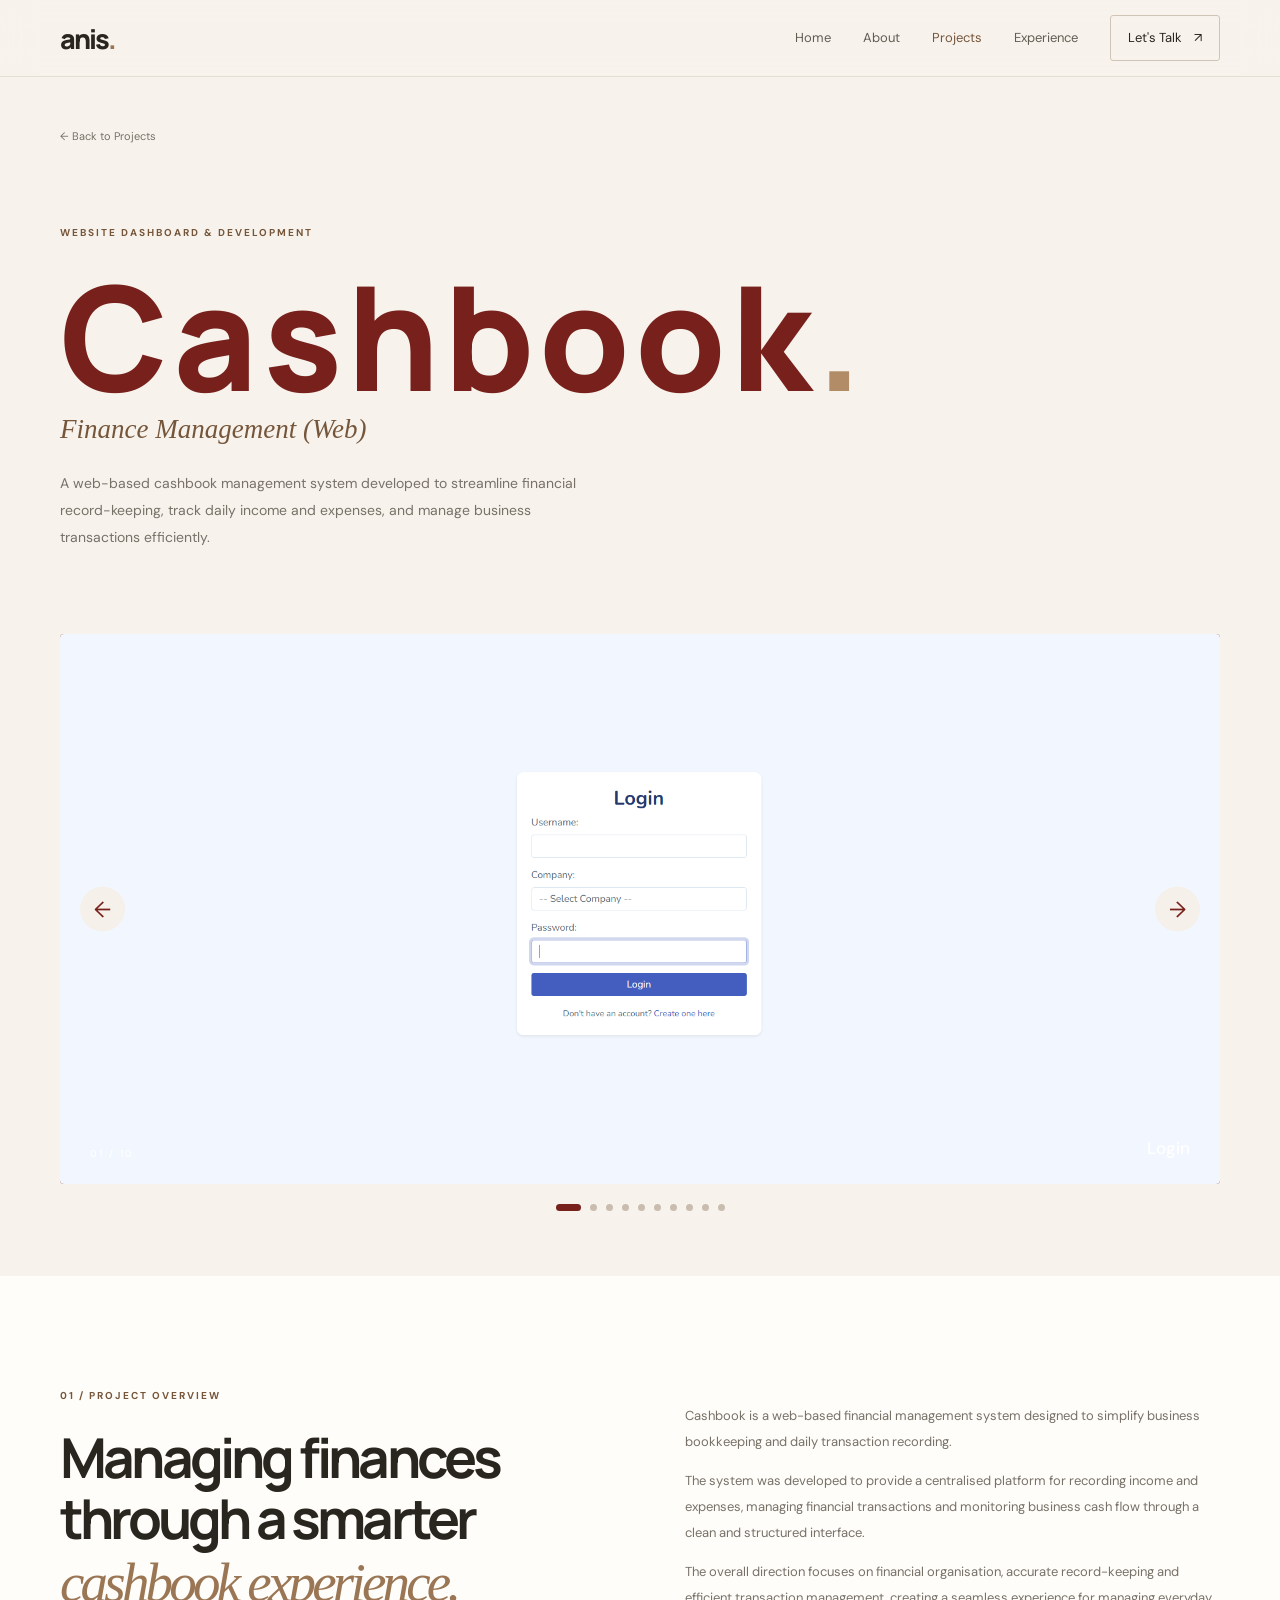
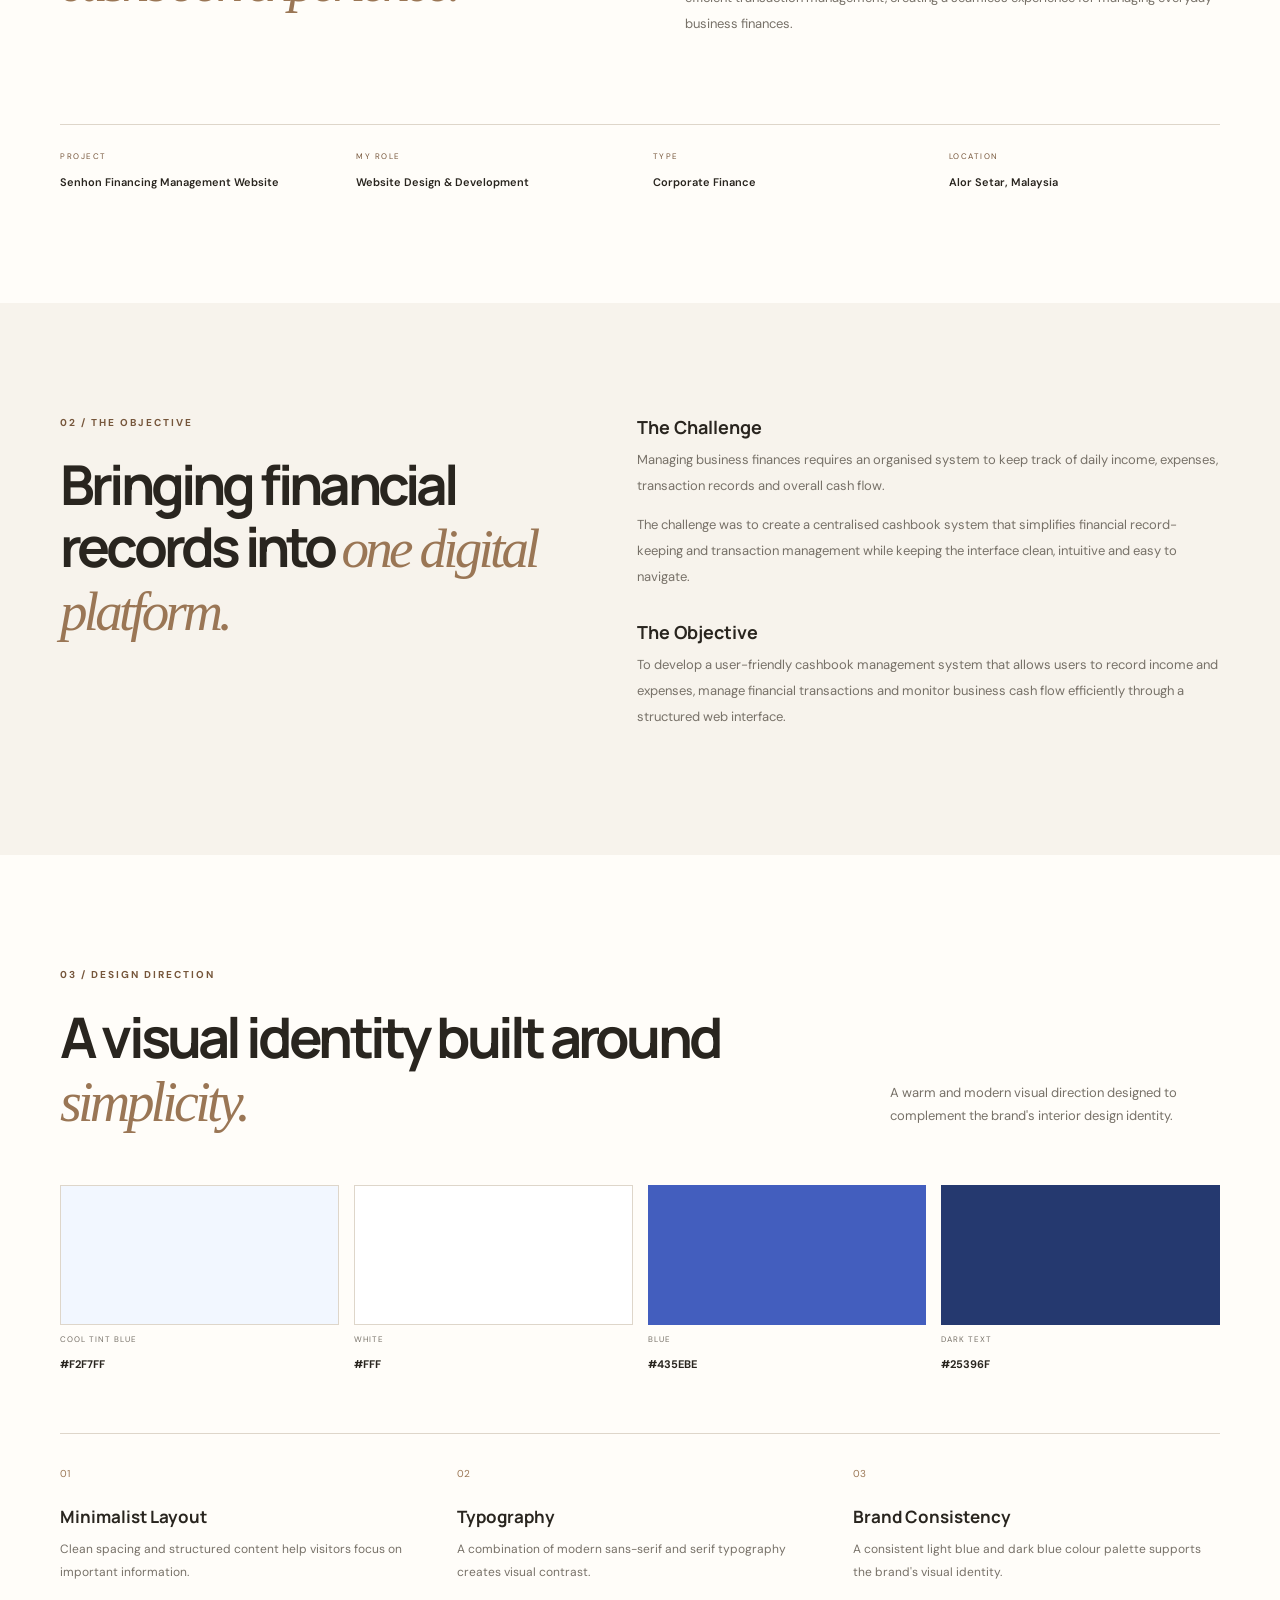
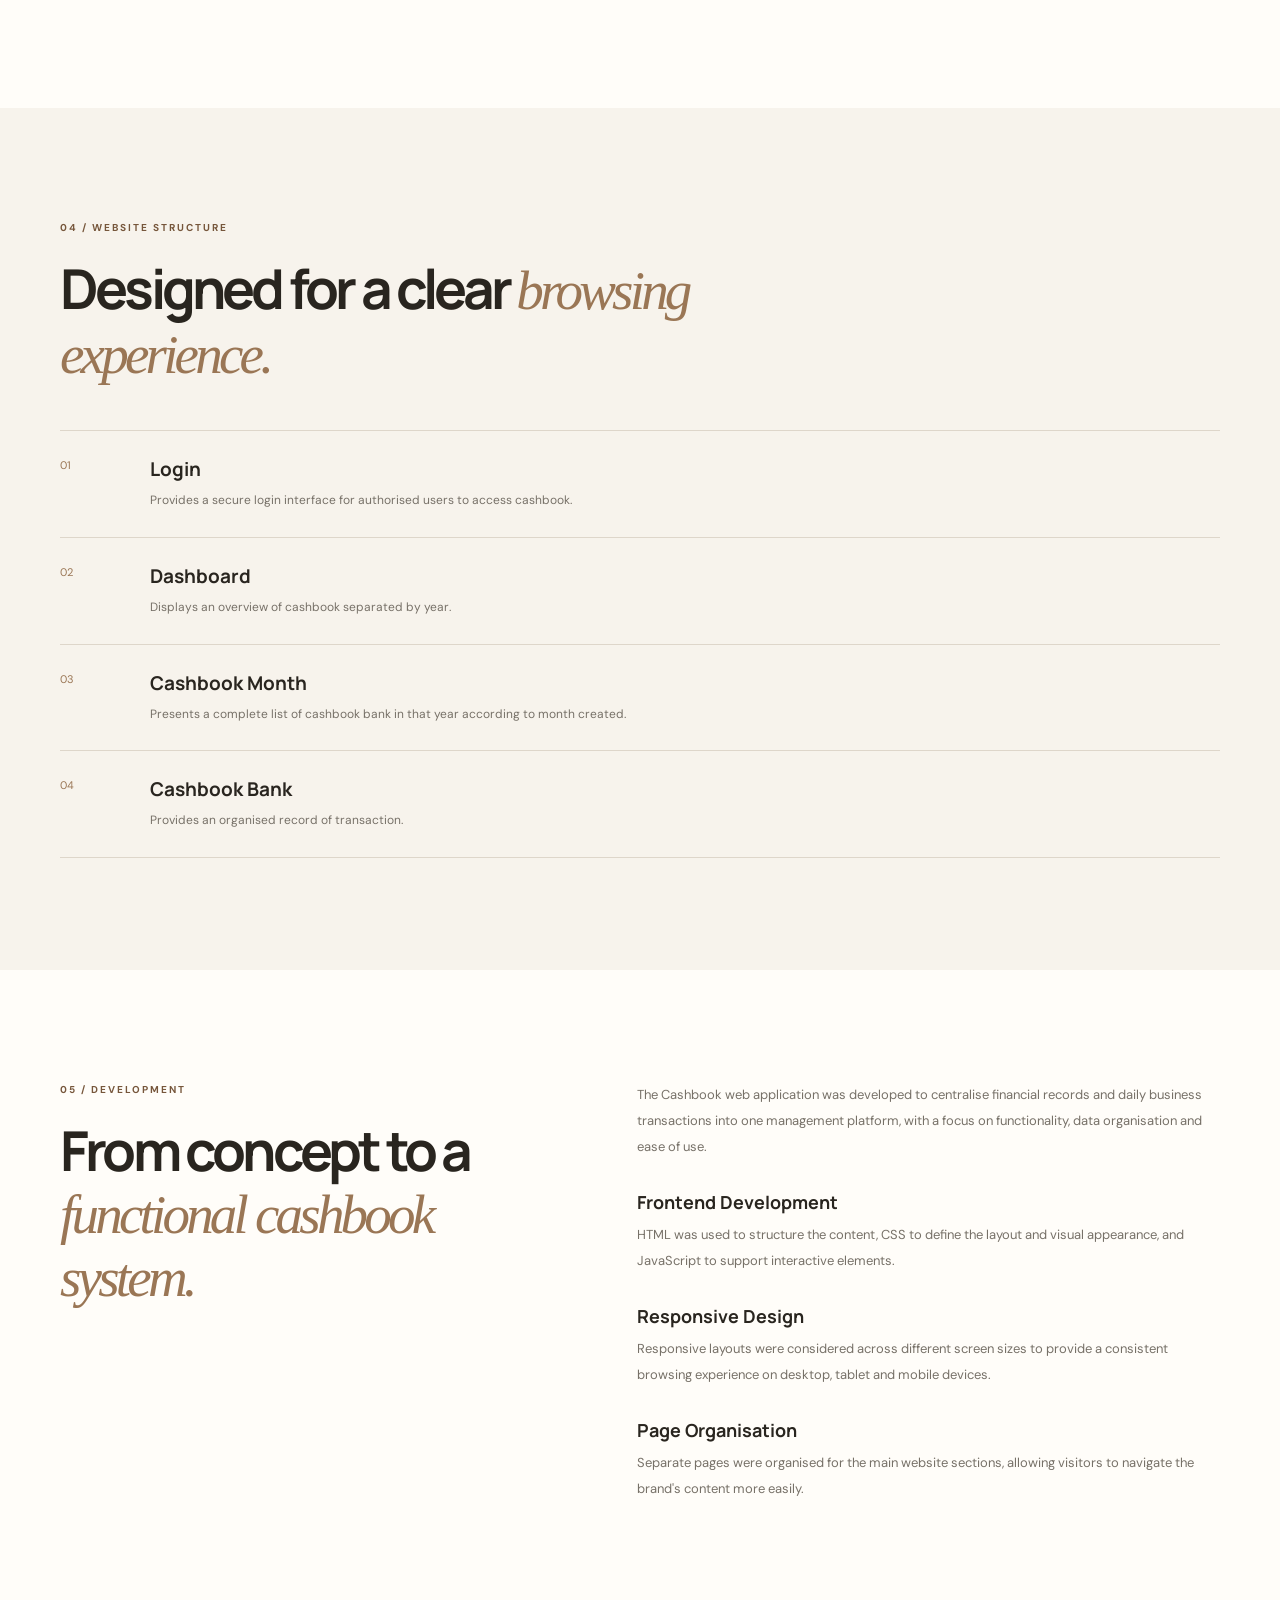
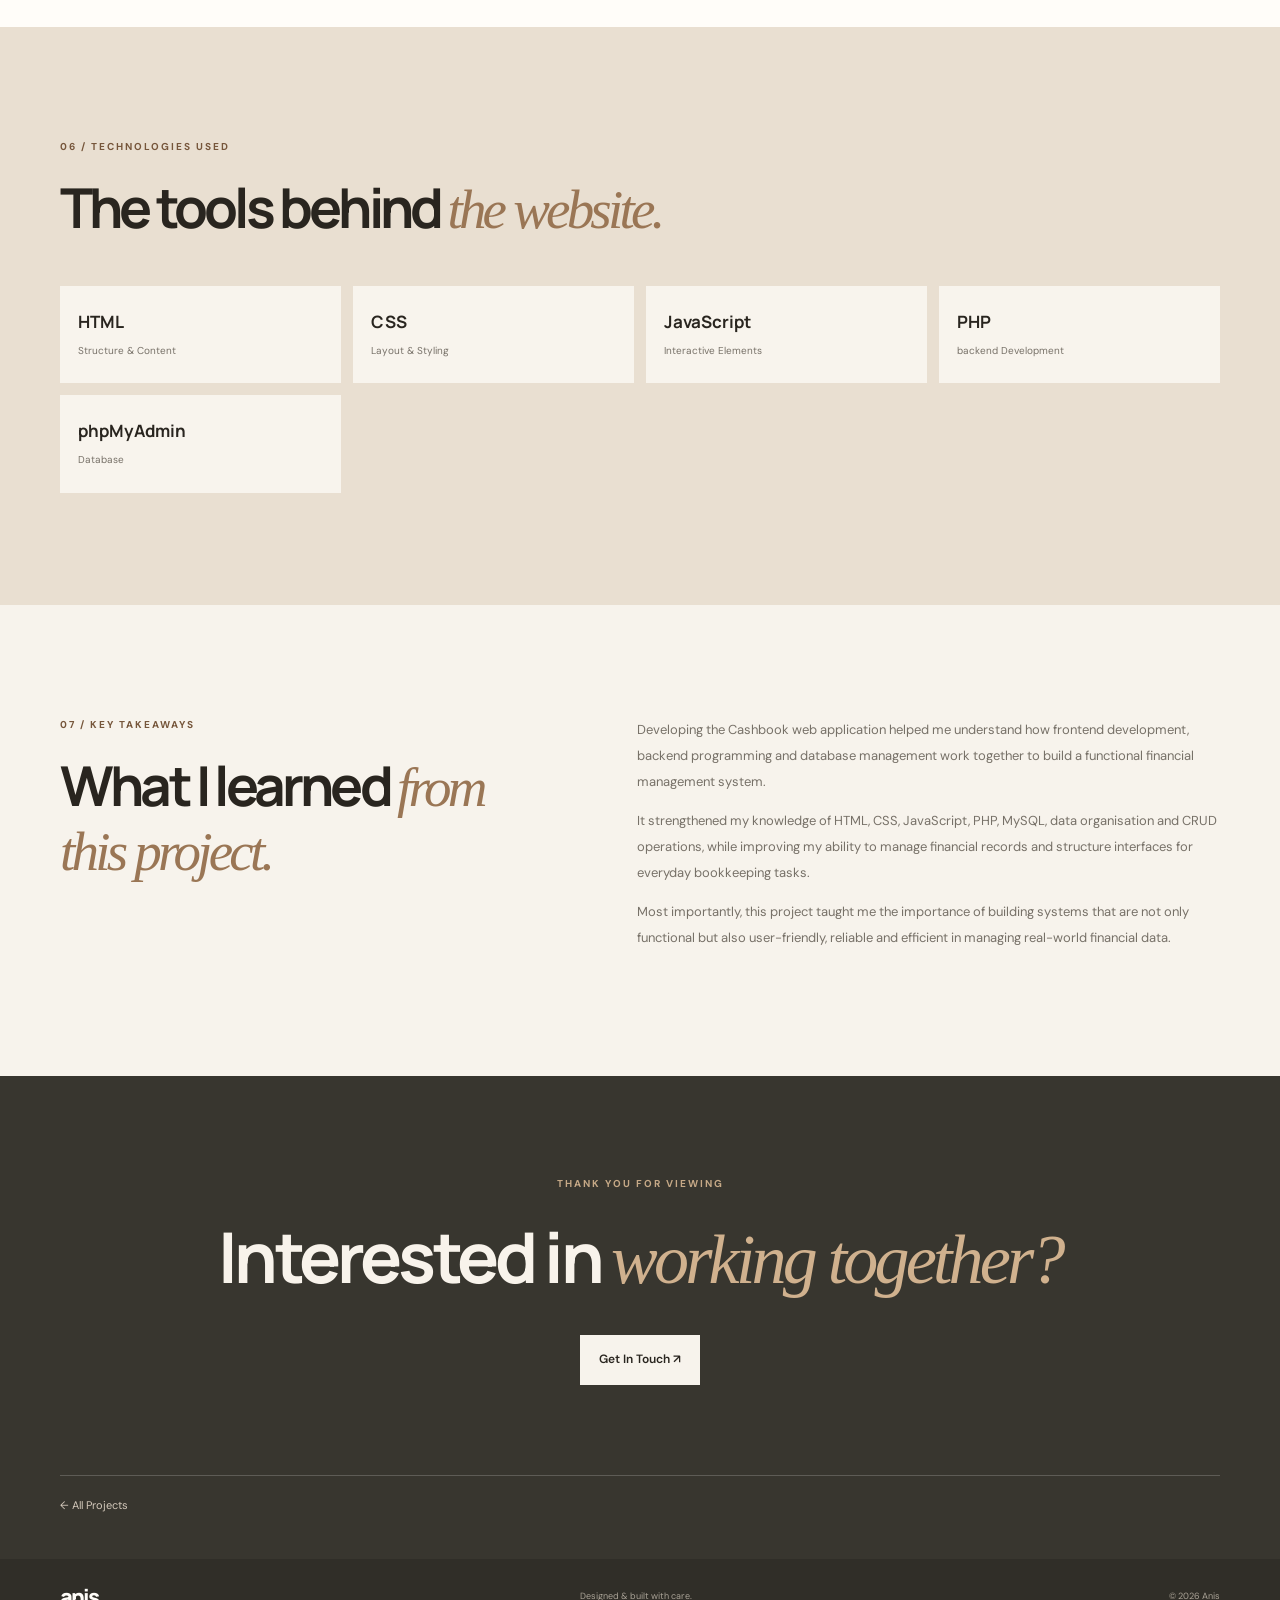
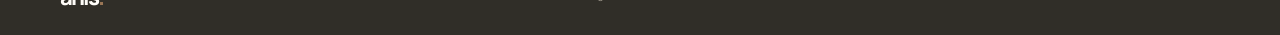
<file: project-cashbook.html>
<!DOCTYPE html>
<html lang="en">

<head>
    <meta charset="UTF-8">
    <meta name="viewport" content="width=device-width, initial-scale=1.0">

    <meta name="description"
          content="Shiftin website design and development case study by Anis.">

    <title>Cashbook | Project Case Study — Anis</title>

    <!-- Google Fonts -->
    <link rel="preconnect" href="https://fonts.googleapis.com">
    <link rel="preconnect" href="https://fonts.gstatic.com" crossorigin>

    <link href="https://fonts.googleapis.com/css2?family=DM+Sans:wght@400;500;600;700&family=Manrope:wght@400;500;600;700;800&family=IBM+Plex+Serif:ital,wght@0,400;0,500;1,400&display=swap"
          rel="stylesheet">

    <link rel="stylesheet" href="css/style.css">

</head>

<body>

    <!-- NAVIGATION -->
    <header class="site-header">

        <nav class="nav container">

            <a href="index.html" class="brand">
                anis<span>.</span>
            </a>

            <button class="menu-toggle"
                    aria-label="Toggle navigation"
                    aria-expanded="false"
                    aria-controls="nav-links">

                <span></span>
                <span></span>

            </button>

            <div class="nav-links" id="nav-links">

                <a href="index.html" class="nav-link">Home</a>

                <a href="about-me.html" class="nav-link">About</a>

                <a href="projects.html" class="nav-link active">
                    Projects
                </a>

                <a href="index.html#experience" class="nav-link">
                    Experience
                </a>

                <a href="index.html#contact" class="nav-cta">
                    Let's Talk <span>↗</span>
                </a>

            </div>

        </nav>

    </header>


    <main>

        <!-- CASE STUDY HERO -->
        <section class="case-hero">

            <div class="container">

                <a href="projects.html" class="back-projects">
                    ← Back to Projects
                </a>

                <div class="case-hero-content">

                    <p class="eyebrow">
                        WEBSITE DASHBOARD & DEVELOPMENT
                    </p>

                    <h1>
                        Cashbook<span>.</span>
                    </h1>

                    <p class="case-tagline">
                        Finance Management (Web)
                    </p>

                    <p class="case-intro">
                        A web-based cashbook management system developed 
                        to streamline financial record-keeping, 
                        track daily income and expenses, and manage 
                        business transactions efficiently.
                    </p>

                </div>

            </div>

        </section>


        <!-- HERO IMAGE -->
         <section class="case-cover">
            <div class="container">
                
                <div class="shiftin-slider">
                    <div class="slider-track">
                        <!-- IMAGE 1: LOGIN -->
                         <div class="slide active">
                            <img src="asset/cashbook/cashbook(1)-login.PNG" alt="Cashbook Login Web">
                            <div class="slide-caption">
                                <span>01 / 10</span>
                                <h3>Login</h3>
                            </div>
                        </div>
                        
                        <!-- IMAGE 2: HOME -->
                         <div class="slide">
                            <img src="asset/cashbook/cashbook(2)-home.PNG" alt="Cashbook Homepage Web">
                            <div class="slide-caption">
                                <span>02 / 10</span>
                                <h3>Home</h3>
                            </div>
                        </div>
                        
                        <!-- IMAGE 3: Month -->
                         <div class="slide">
                            <img src="asset/cashbook/cashbook(3)-month.PNG" alt="Cashbook Month">
                            <div class="slide-caption">
                                <span>03 / 10</span>
                                <h3>Month</h3>
                            </div>
                        </div>
                        
                        <!-- IMAGE 4: TRANSACTION-->
                         <div class="slide">
                            <img src="asset/cashbook/cashbook(4)-transaction.PNG" alt="Cashbook Transaction">
                            <div class="slide-caption">
                                <span>04 / 10</span>
                                <h3>Transaction</h3>
                            </div>
                        </div>
                        
                        <!-- IMAGE 5: EDIT -->
                         <div class="slide">
                            <img src="asset/cashbook/cashbook(5)-edit.PNG" alt="Cashbook Edit">
                            <div class="slide-caption">
                                <span>05 / 10</span>
                                <h3>Edit</h3>
                            </div>
                        </div>
                        
                        <!-- IMAGE 6: APPROVAL -->
                         <div class="slide">
                            <img src="asset/cashbook/cashbook(6)-approve.PNG" alt="Cashbook Approve">
                            <div class="slide-caption">
                                <span>06 / 10</span>
                                <h3>Approval</h3>
                            </div>
                        </div>

                        <!-- IMAGE 7: CONTACT -->
                         <div class="slide">
                            <img src="asset/cashbook/cashbook(6)-approve.PNG" alt="Cashbook Approve">
                            <div class="slide-caption">
                                <span>07 / 10</span>
                                <h3>Approval</h3>
                            </div>
                        </div>

                        <!-- IMAGE 8: Report -->
                         <div class="slide">
                            <img src="asset/cashbook/cashbook(8)-report.PNG" alt="Cashbook Report">
                            <div class="slide-caption">
                                <span>08 / 10</span>
                                <h3>Report</h3>
                            </div>
                        </div>

                        <!-- IMAGE 9: CONTACT -->
                         <div class="slide">
                            <img src="asset/cashbook/cashbook(9)-download.PNG" alt="Cashbook Download">
                            <div class="slide-caption">
                                <span>09 / 10</span>
                                <h3>Download</h3>
                            </div>
                        </div>

                        <!-- IMAGE 10: CONTACT -->
                         <div class="slide">
                            <img src="asset/cashbook/cashbook(10)-statementpdf.PNG" alt="Cashbook Statement">
                            <div class="slide-caption">
                                <span>10 / 10</span>
                                <h3>Statement</h3>
                            </div>
                        </div>
                    </div>
                    
                    <!-- SLIDER CONTROLS -->
                     <button class="slider-arrow prev" type="button" aria-label="Previous image">
                        &#8592;
                    </button>
                    
                    <button class="slider-arrow next" type="button" aria-label="Next image">
                        &#8594;
                    </button>
                </div>
                
                <!-- SLIDER DOTS -->
                 <div class="slider-dots">
                    <button class="dot active" aria-label="Go to image 1"></button>
                    <button class="dot" aria-label="Go to image 2"></button>
                    <button class="dot" aria-label="Go to image 3"></button>
                    <button class="dot" aria-label="Go to image 4"></button>
                    <button class="dot" aria-label="Go to image 5"></button>
                    <button class="dot" aria-label="Go to image 6"></button>
                    <button class="dot" aria-label="Go to image 7"></button>
                    <button class="dot" aria-label="Go to image 8"></button>
                    <button class="dot" aria-label="Go to image 9"></button>
                    <button class="dot" aria-label="Go to image 10"></button>
                </div>
            </div>
        </section>

        <!-- PROJECT INFORMATION -->
        <section class="section case-overview">

            <div class="container">

                <div class="case-overview-grid">

                    <div class="case-overview-heading">

                        <p class="eyebrow">
                            01 / PROJECT OVERVIEW
                        </p>

                        <h2>
                            Managing finances through a smarter
                            <em>cashbook experience.</em>
                        </h2>

                    </div>


                    <div class="case-overview-description">

                        <p>
                            Cashbook is a web-based financial management 
                            system designed to simplify business 
                            bookkeeping and daily transaction recording.
                        </p>

                        <p>
                            The system was developed to provide a 
                            centralised platform for recording income and 
                            expenses, managing financial transactions and 
                            monitoring business cash flow through a clean and 
                            structured interface.
                        </p>

                        <p>
                            The overall direction focuses on financial organisation, 
                            accurate record-keeping and efficient transaction management, 
                            creating a seamless experience for managing everyday business finances.
                        </p>

                    </div>

                </div>


                <div class="case-info-grid">

                    <div>
                        <span>PROJECT</span>
                        <strong>Senhon Financing Management Website</strong>
                    </div>

                    <div>
                        <span>MY ROLE</span>
                        <strong>Website Design & Development</strong>
                    </div>

                    <div>
                        <span>TYPE</span>
                        <strong>Corporate Finance</strong>
                    </div>

                    <div>
                        <span>LOCATION</span>
                        <strong>Alor Setar, Malaysia</strong>
                    </div>

                </div>

            </div>

        </section>


        <!-- PROJECT BACKGROUND -->
        <section class="section case-background">

            <div class="container case-split">

                <div>

                    <p class="eyebrow">
                        02 / THE OBJECTIVE
                    </p>

                    <h2>
                       Bringing financial records into
                        <em>one digital platform.</em>
                    </h2>

                </div>

                <div class="case-copy">

                    <h3>The Challenge</h3>

                    <p>
                        Managing business finances requires an organised 
                        system to keep track of daily income, expenses, 
                        transaction records and overall cash flow.
                    </p>

                    <p>
                        The challenge was to create a centralised cashbook 
                        system that simplifies financial record-keeping 
                        and transaction management while keeping the 
                        interface clean, intuitive and easy to navigate.
                    </p>

                    <h3>The Objective</h3>

                    <p>
                       To develop a user-friendly cashbook management system 
                       that allows users to record income and expenses, 
                       manage financial transactions and monitor business 
                       cash flow efficiently through a structured web interface.
                    </p>

                </div>

            </div>

        </section>


        <!-- DESIGN DIRECTION -->
        <section class="section case-design">

            <div class="container">

                <div class="section-top">

                    <div>

                        <p class="eyebrow">
                            03 / DESIGN DIRECTION
                        </p>

                        <h2>
                            A visual identity built
                            around <em>simplicity.</em>
                        </h2>

                    </div>

                    <p class="section-description">
                        A warm and modern visual direction
                        designed to complement the brand's
                        interior design identity.
                    </p>

                </div>


                <div class="design-showcase">

                    <div class="design-colour">

                        <div class="colour-swatch coolblue"></div>

                        <span>COOL TINT BLUE</span>
                        <strong>#F2F7FF</strong>

                    </div>

                    <div class="design-colour">

                        <div class="colour-swatch white"></div>

                        <span>WHITE</span>
                        <strong>#FFF</strong>

                    </div>

                    <div class="design-colour">

                        <div class="colour-swatch cornflowerblue"></div>

                        <span>BLUE</span>
                        <strong>#435EBE</strong>

                    </div>

                    <div class="design-colour">

                        <div class="colour-swatch steelblue"></div>

                        <span>DARK TEXT</span>
                        <strong>#25396F</strong>

                    </div>

                </div>


                <div class="design-principles">

                    <article>
                        <span>01</span>
                        <h3>Minimalist Layout</h3>
                        <p>
                            Clean spacing and structured content
                            help visitors focus on important
                            information.
                        </p>
                    </article>

                    <article>
                        <span>02</span>
                        <h3>Typography</h3>
                        <p>
                            A combination of modern sans-serif
                            and serif typography creates
                            visual contrast.
                        </p>
                    </article>

                    <article>
                        <span>03</span>
                        <h3>Brand Consistency</h3>
                        <p>
                            A consistent light blue and dark blue
                            colour palette supports the
                            brand's visual identity.
                        </p>
                    </article>

                </div>

            </div>

        </section>


        <!-- WEBSITE STRUCTURE -->
        <section class="section case-structure">

            <div class="container">

                <p class="eyebrow">
                    04 / WEBSITE STRUCTURE
                </p>

                <h2>
                    Designed for a clear
                    <em>browsing experience.</em>
                </h2>

                <div class="structure-list">

                    <div>
                        <span>01</span>

                        <div>
                            <h3>Login</h3>
                            <p>
                                Provides a secure login interface for 
                                authorised users to access cashbook.
                            </p>
                        </div>
                    </div>

                    <div>
                        <span>02</span>

                        <div>
                            <h3>Dashboard</h3>
                            <p>
                                Displays an overview of cashbook separated by year.
                            </p>
                        </div>
                    </div>

                    <div>
                        <span>03</span>

                        <div>
                            <h3>Cashbook Month</h3>
                            <p>
                                Presents a complete list of cashbook bank in that
                                year according to month created.
                            </p>
                        </div>
                    </div>

                    <div>
                        <span>04</span>

                        <div>
                            <h3>Cashbook Bank</h3>
                            <p>
                                Provides an organised record of transaction.
                            </p>
                        </div>
                    </div>

                    <!-- <div>
                        <span>05</span>

                        <div>
                            <h3>Contact</h3>
                            <p>
                                Provides visitors with
                                information to make enquiries
                                and connect with the company.
                            </p>
                        </div>
                    </div> -->

                </div>

            </div>

        </section>


        <!-- DEVELOPMENT -->
        <section class="section case-development">

            <div class="container case-split">

                <div>

                    <p class="eyebrow">
                        05 / DEVELOPMENT
                    </p>

                    <h2>
                        From concept to
                        a <em>functional cashbook system.</em>
                    </h2>

                </div>

                <div class="case-copy">

                    <p>
                        The Cashbook web application was developed 
                        to centralise financial records and daily 
                        business transactions into one management 
                        platform, with a focus on functionality, 
                        data organisation and ease of use.
                    </p>

                    <h3>Frontend Development</h3>

                    <p>
                        HTML was used to structure the content,
                        CSS to define the layout and visual
                        appearance, and JavaScript to support
                        interactive elements.
                    </p>

                    <h3>Responsive Design</h3>

                    <p>
                        Responsive layouts were considered
                        across different screen sizes to
                        provide a consistent browsing
                        experience on desktop, tablet
                        and mobile devices.
                    </p>

                    <h3>Page Organisation</h3>

                    <p>
                        Separate pages were organised for
                        the main website sections, allowing
                        visitors to navigate the brand's
                        content more easily.
                    </p>

                </div>

            </div>

        </section>


        <!-- TECHNOLOGIES -->
        <section class="section case-tech">

            <div class="container">

                <p class="eyebrow">
                    06 / TECHNOLOGIES USED
                </p>

                <h2>
                    The tools behind
                    <em>the website.</em>
                </h2>

                <div class="case-tech-list">

                    <div>
                        <strong>HTML</strong>
                        <span>Structure & Content</span>
                    </div>

                    <div>
                        <strong>CSS</strong>
                        <span>Layout & Styling</span>
                    </div>

                    <div>
                        <strong>JavaScript</strong>
                        <span>Interactive Elements</span>
                    </div>

                    <div>
                        <strong>PHP</strong>
                        <span>backend Development</span>
                    </div>

                    <!-- <div>
                        <strong>REST API</strong>
                        <span>Mobile & Web Communication</span>
                    </div> -->

                    <div>
                        <strong>phpMyAdmin</strong>
                        <span>Database</span>
                    </div>

                </div>

            </div>

        </section>


        <!-- LEARNING OUTCOME -->
        <section class="section case-reflection">

            <div class="container case-split">

                <div>

                    <p class="eyebrow">
                        07 / KEY TAKEAWAYS
                    </p>

                    <h2>
                        What I learned
                        <em>from this project.</em>
                    </h2>

                </div>

                <div class="case-copy">

                    <p>
                        Developing the Cashbook web application 
                        helped me understand how frontend development, 
                        backend programming and database management 
                        work together to build a functional financial 
                        management system.
                    </p>

                    <p>
                        It strengthened my knowledge of HTML, CSS, 
                        JavaScript, PHP, MySQL, data organisation 
                        and CRUD operations, while improving my ability 
                        to manage financial records and structure interfaces 
                        for everyday bookkeeping tasks.
                    </p>

                    <p>
                        Most importantly, this project taught me the importance of
                        building systems that are not only functional but also 
                        user-friendly, reliable and efficient in managing real-world 
                        financial data.
                    </p>

                </div>

            </div>

        </section>


        <!-- NEXT PROJECT -->
        <section class="case-next">

            <div class="container">

                <p class="eyebrow">
                    THANK YOU FOR VIEWING
                </p>

                <h2>
                    Interested in
                    <em>working together?</em>
                </h2>

                <a href="index.html#contact"
                   class="button button-light">
                    Get In Touch ↗
                </a>

                <div class="case-navigation">

                    <a href="projects.html">
                        ← All Projects
                    </a>

                    <!-- <a href="project-senhon.html">
                        Next Project: Senhon →
                    </a> -->

                </div>

            </div>

        </section>

    </main>


    <!-- FOOTER -->
    <footer class="footer">

        <div class="container footer-inner">

            <a href="index.html" class="brand">
                anis<span>.</span>
            </a>

            <span>Designed & built with care.</span>

            <span>© 2026 Anis</span>

        </div>

    </footer>


    <script src="js/script.js"></script>

</body>
</html>
</file>
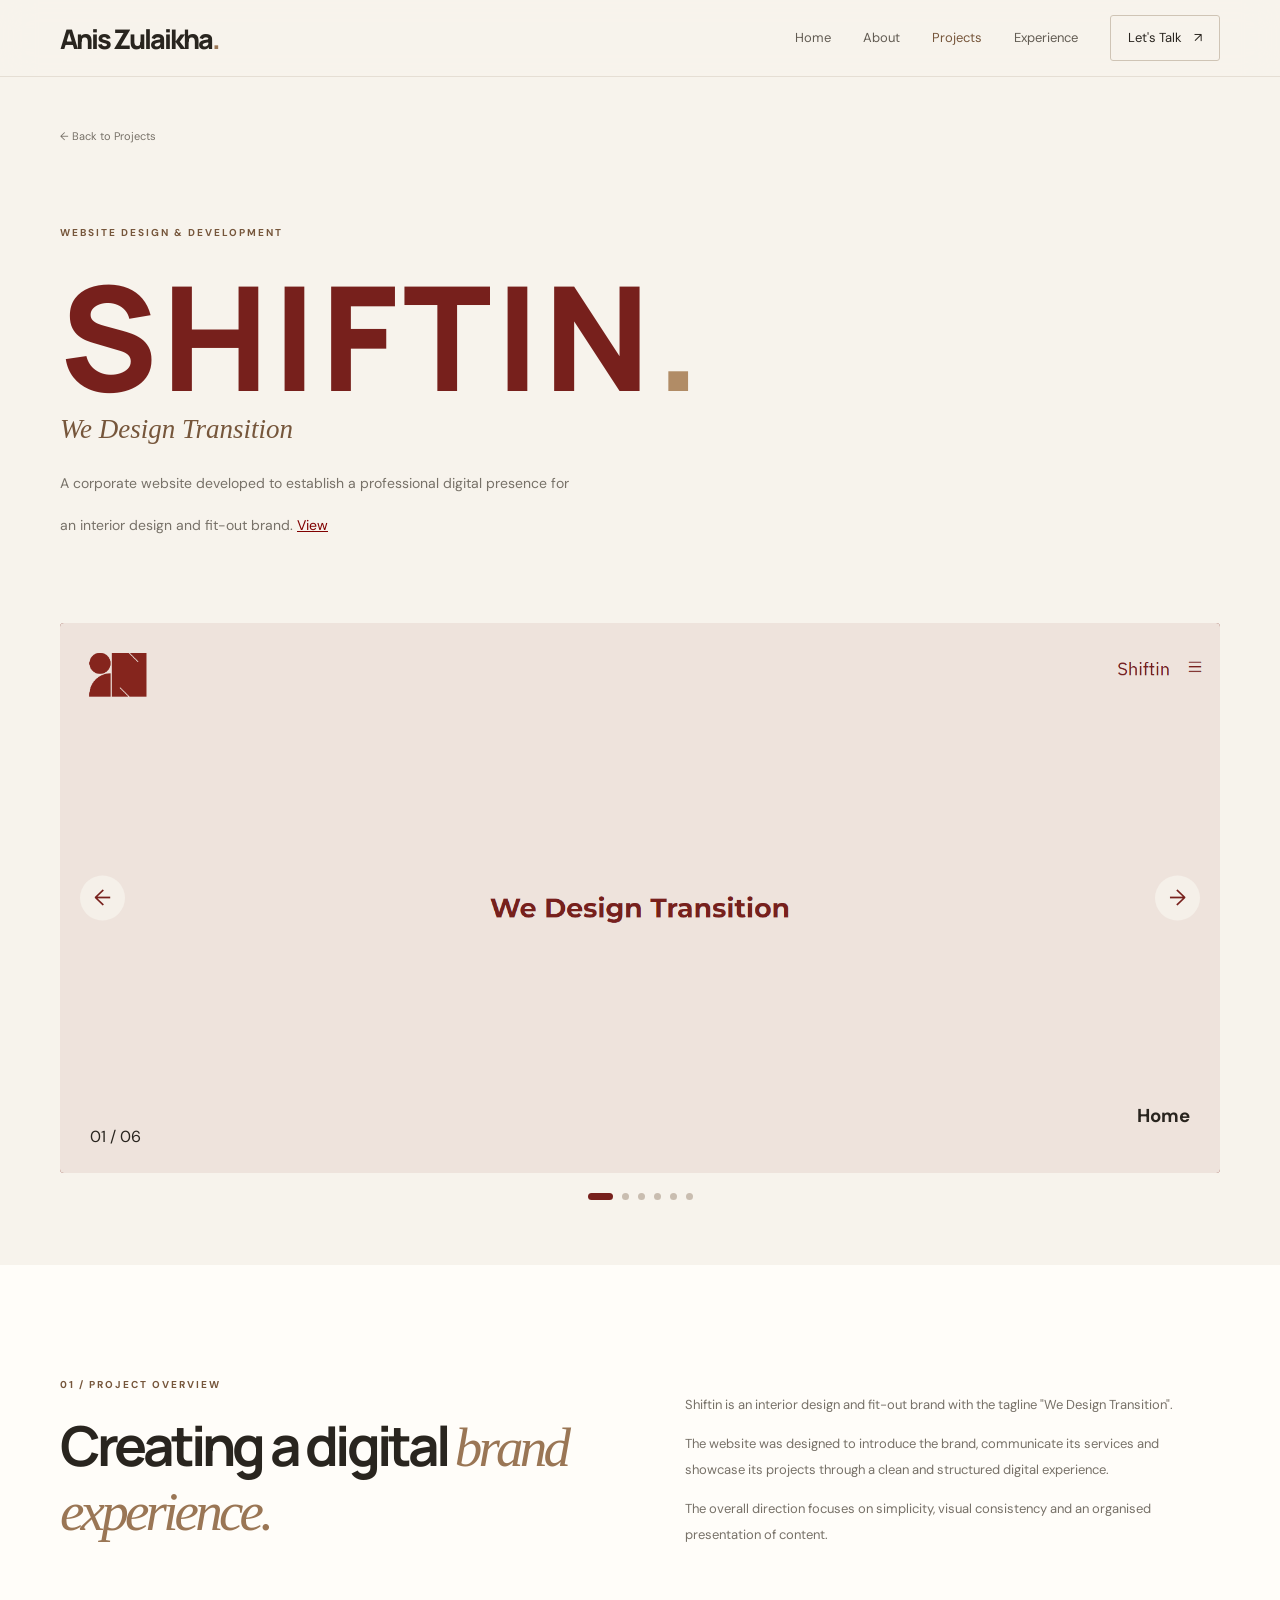
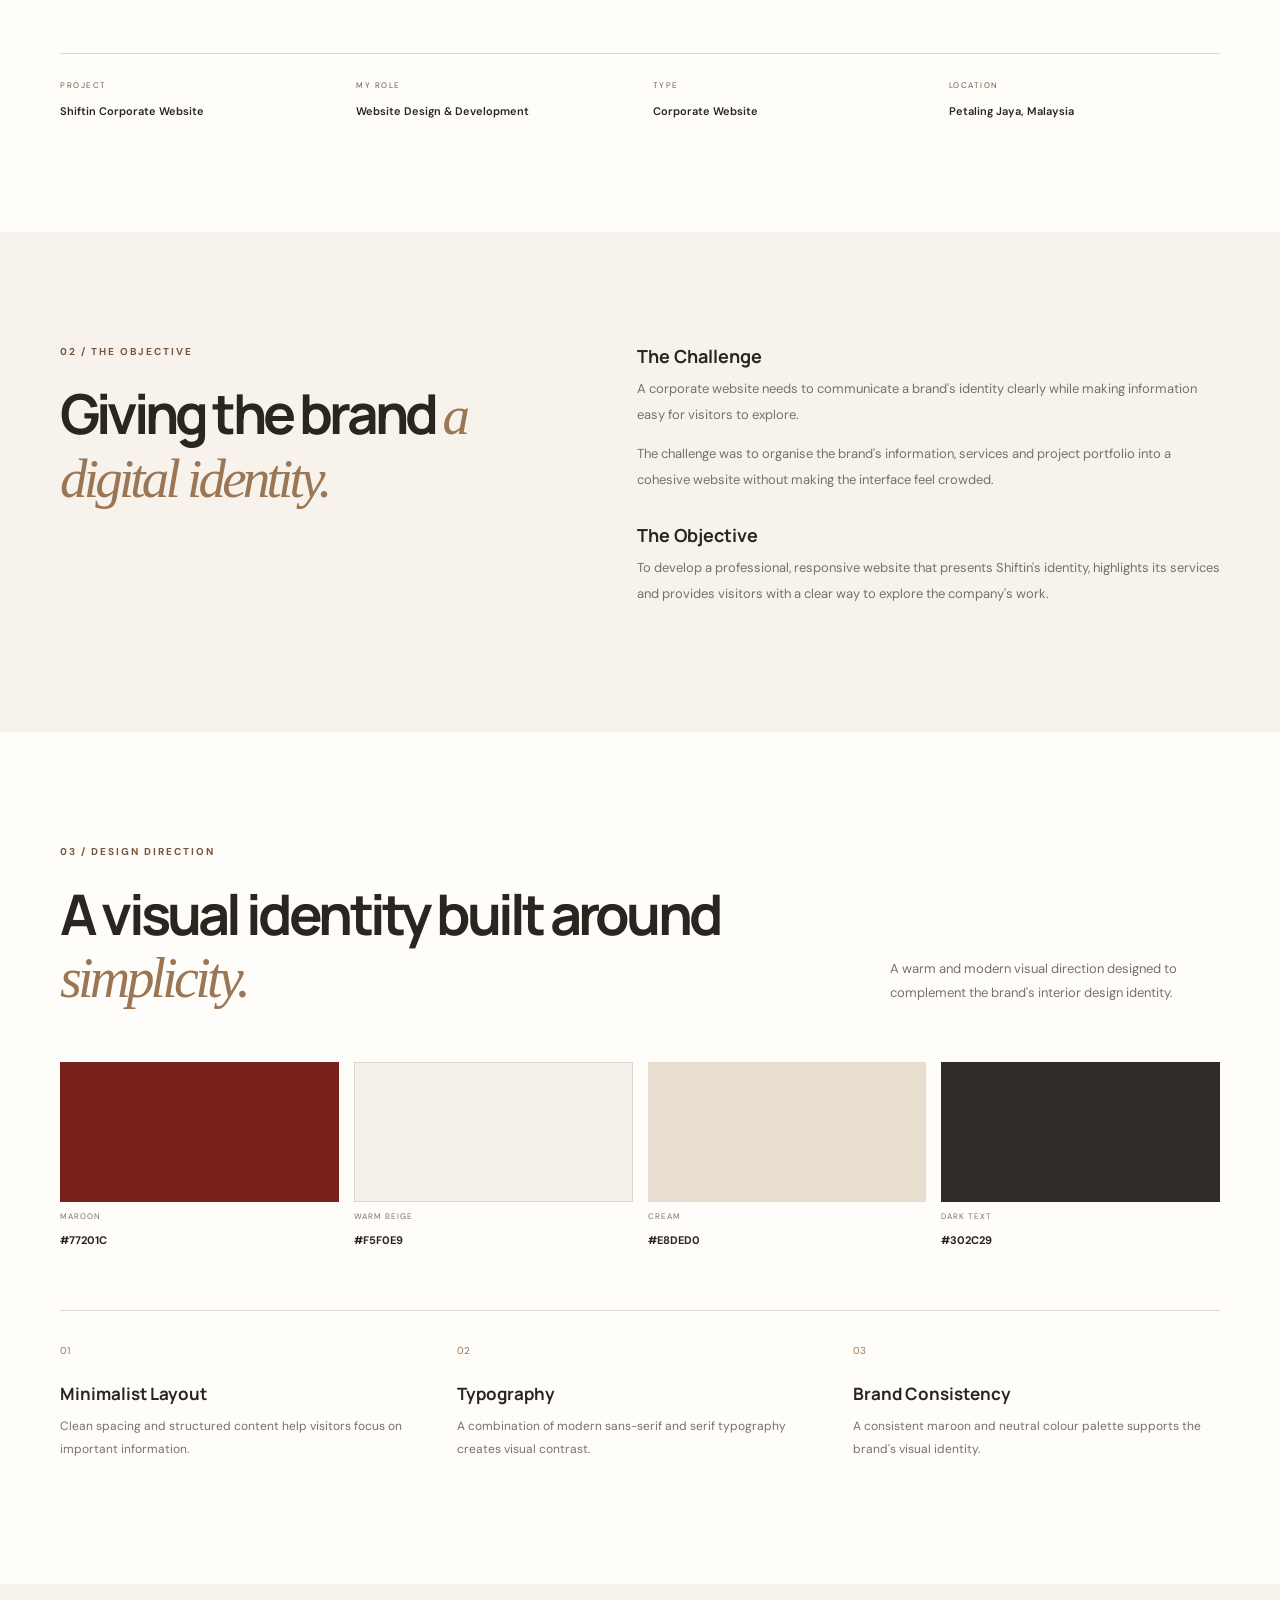
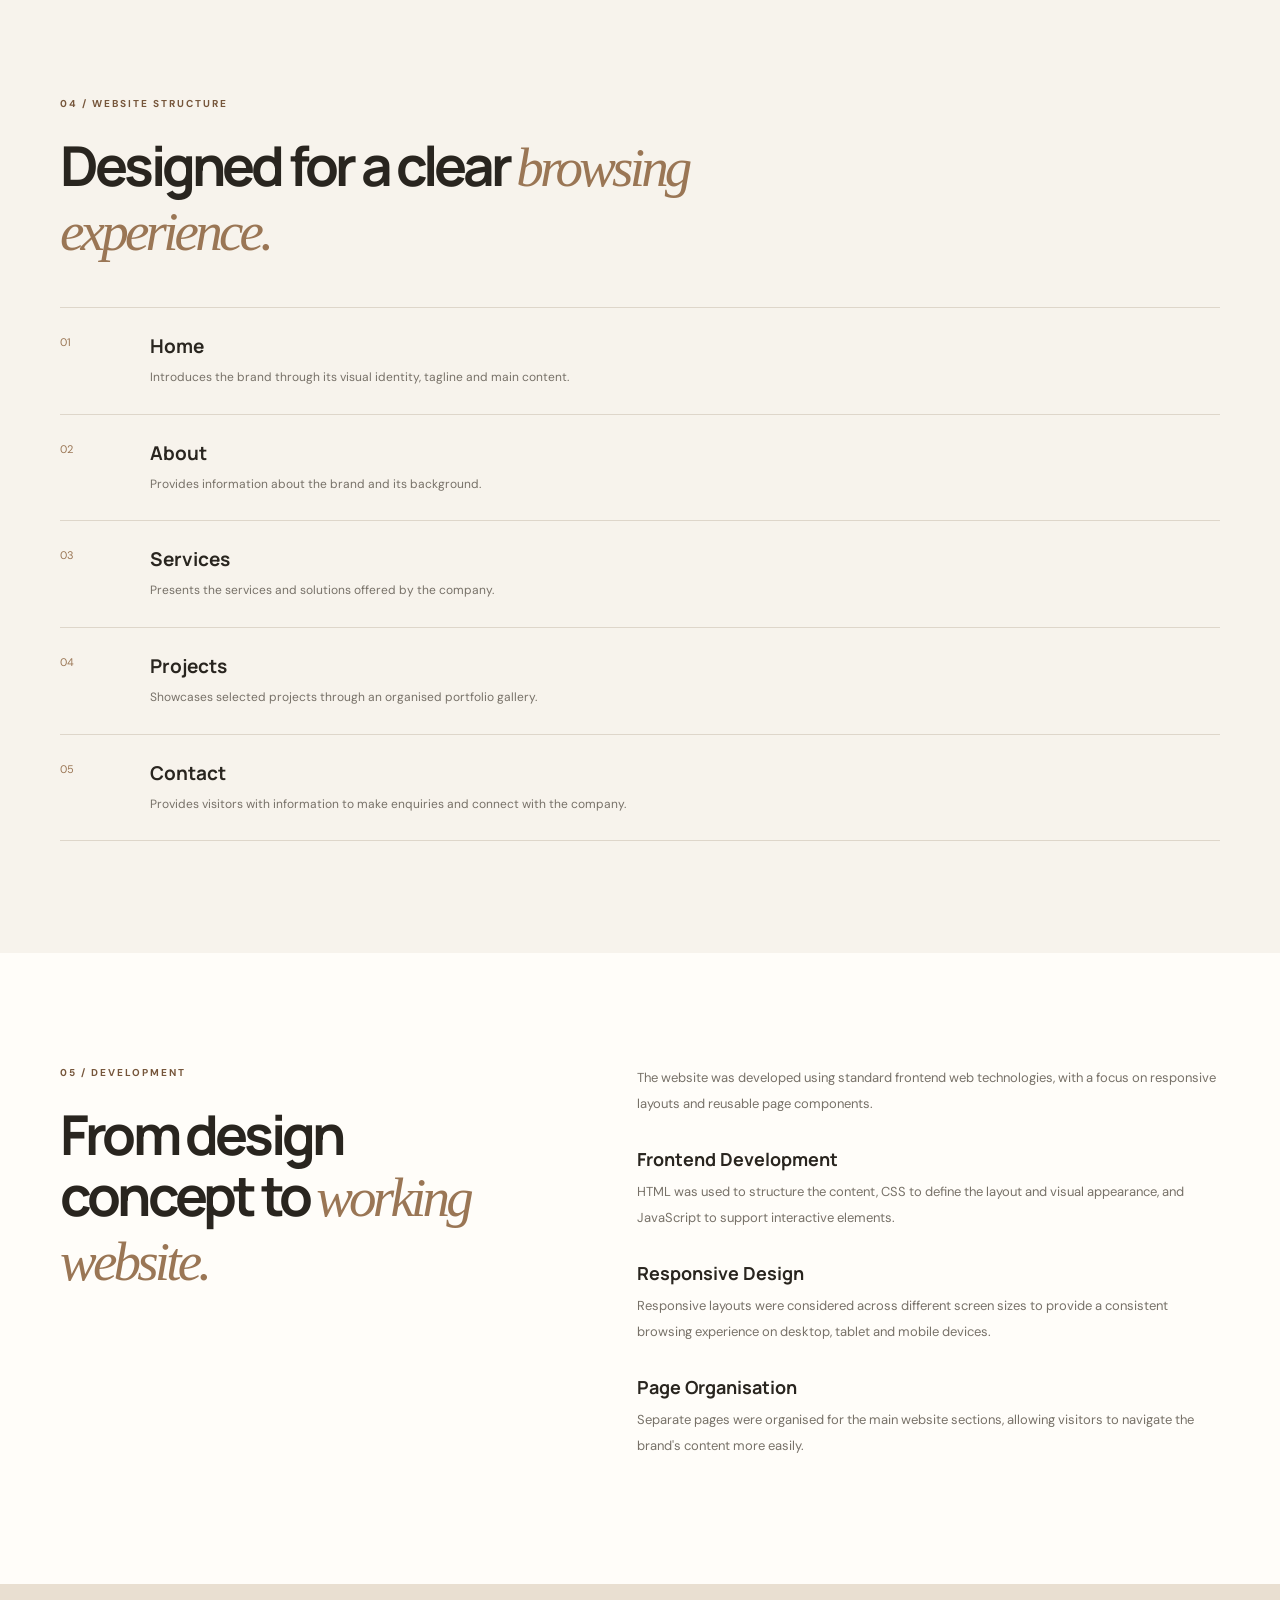
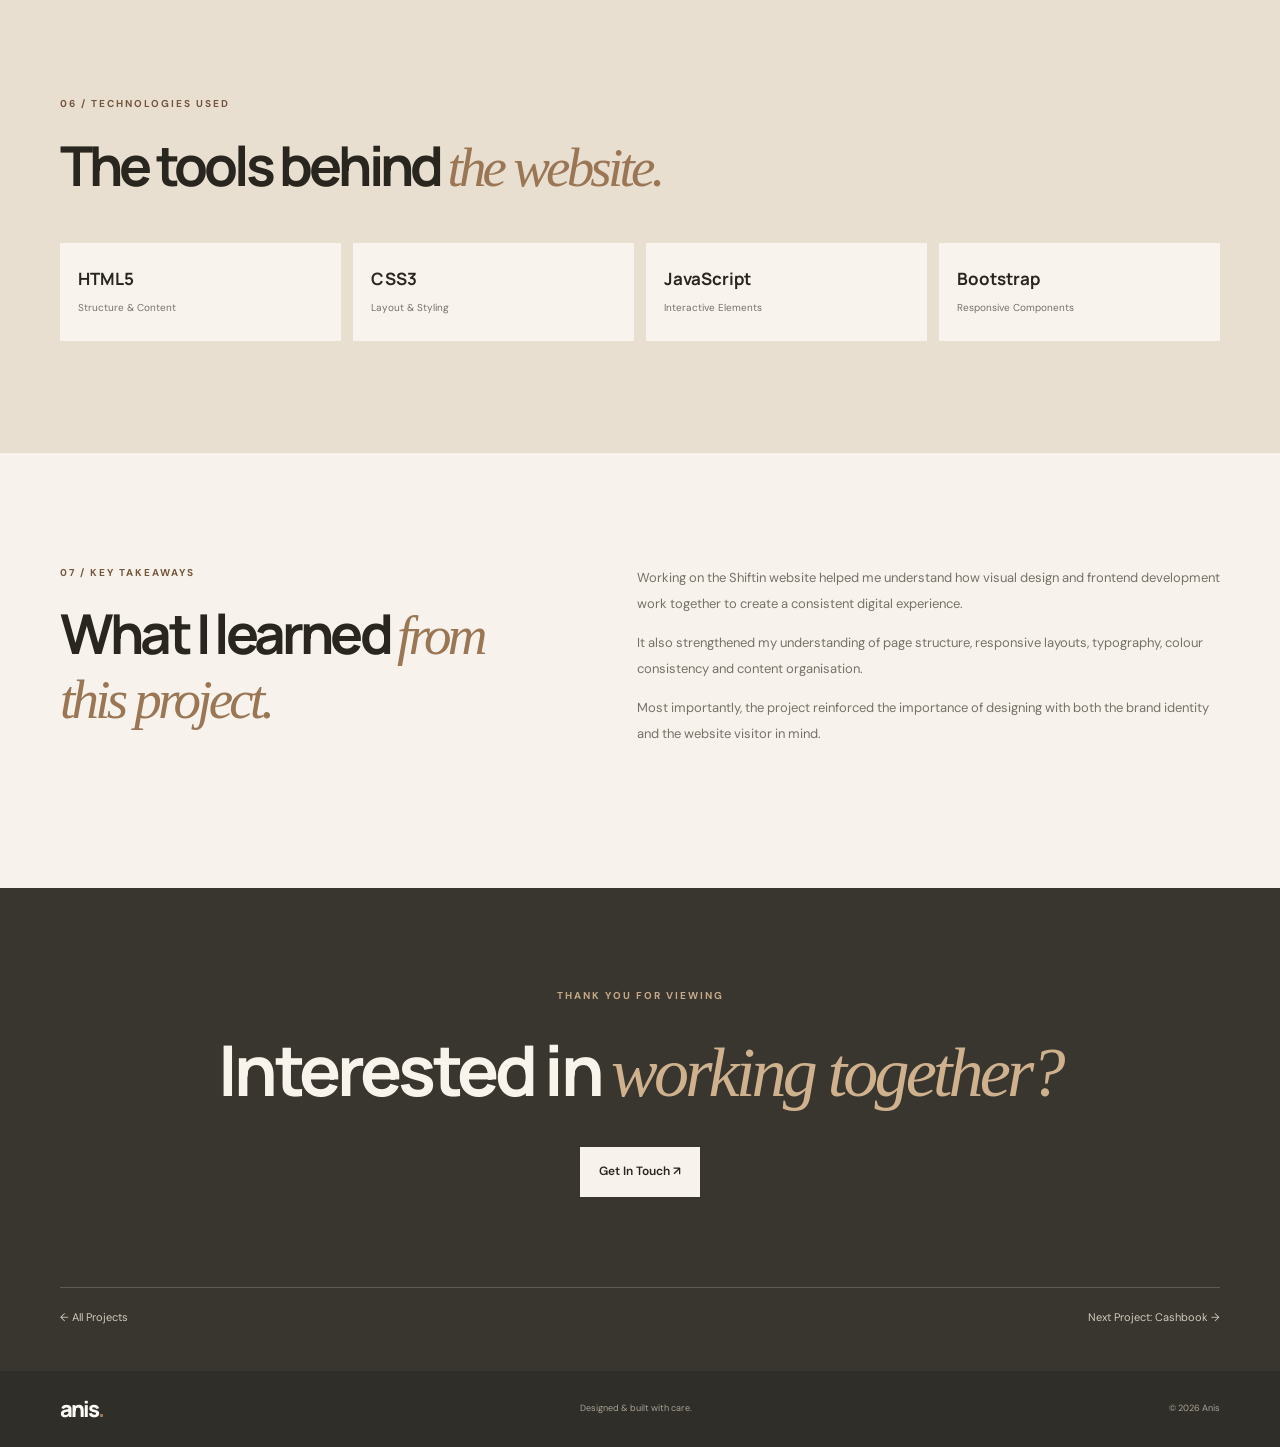
<file: project-shiftin.html>
<!DOCTYPE html>
<html lang="en">

<head>
    <meta charset="UTF-8">
    <meta name="viewport" content="width=device-width, initial-scale=1.0">

    <meta name="description"
          content="Shiftin website design and development case study by Anis.">

    <title>Shiftin Website | Project Case Study — Anis</title>

    <!-- Google Fonts -->
    <link rel="preconnect" href="https://fonts.googleapis.com">
    <link rel="preconnect" href="https://fonts.gstatic.com" crossorigin>

    <link href="https://fonts.googleapis.com/css2?family=DM+Sans:wght@400;500;600;700&family=Manrope:wght@400;500;600;700;800&family=IBM+Plex+Serif:ital,wght@0,400;0,500;1,400&display=swap"
          rel="stylesheet">

    <link rel="stylesheet" href="css/style.css">

</head>

<body>

    <!-- NAVIGATION -->
    <header class="site-header">

        <nav class="nav container">

            <a href="index.html" class="brand">
                Anis Zulaikha<span>.</span>
            </a>

            <button class="menu-toggle"
                    aria-label="Toggle navigation"
                    aria-expanded="false"
                    aria-controls="nav-links">

                <span></span>
                <span></span>

            </button>

            <div class="nav-links" id="nav-links">

                <a href="index.html" class="nav-link">Home</a>

                <a href="about-me.html" class="nav-link">About</a>

                <a href="projects.html" class="nav-link active">
                    Projects
                </a>

                <a href="index.html#experience" class="nav-link">
                    Experience
                </a>

                <a href="index.html#contact" class="nav-cta">
                    Let's Talk <span>↗</span>
                </a>

            </div>

        </nav>

    </header>


    <main>

        <!-- CASE STUDY HERO -->
        <section class="case-hero">

            <div class="container">

                <a href="projects.html" class="back-projects">
                    ← Back to Projects
                </a>

                <div class="case-hero-content">

                    <p class="eyebrow">
                        WEBSITE DESIGN & DEVELOPMENT
                    </p>

                    <h1>
                        SHIFTIN<span>.</span>
                    </h1>

                    <p class="case-tagline">
                        We Design Transition
                    </p>

                    <p class="case-intro">
                        A corporate website developed to establish
                        a professional digital presence for an
                        interior design and fit-out brand.
                        <a href="https://anniszlkh.github.io/dummy.shiftinweb/"
                        target="_blank"
                        rel="noopener noreferrer">View
                    </a>
                    </p>

                </div>

            </div>

        </section>


        <!-- HERO IMAGE -->
         <section class="case-cover">
            <div class="container">
                
                <div class="shiftin-slider">
                    <div class="slider-track">
                        <!-- IMAGE 1: HOME -->
                         <div class="slide active">
                            <img src="asset/shiftin/shiftin-homepage.PNG" alt="Shiftin Homepage">
                            <div class="slide-caption-dark">
                                <span>01 / 06</span>
                                <h3>Home</h3>
                            </div>
                        </div>
                        
                        <!-- IMAGE 2: ABOUT -->
                         <div class="slide">
                            <img src="asset/shiftin/shiftin-homepageAbout.PNG" alt="Shiftin Homepage Menu Page">
                            <div class="slide-caption-dark">
                                <span>02 / 06</span>
                                <h3>Home Menu</h3>
                            </div>
                        </div>
                        
                        <!-- IMAGE 3: SERVICES -->
                         <div class="slide">
                            <img src="asset/shiftin/shiftin-about.PNG" alt="Shiftin About Page">
                            <div class="slide-caption-dark">
                                <span>03 / 06</span>
                                <h3>About</h3>
                            </div>
                        </div>
                        
                        <!-- IMAGE 4: PROJECTS -->
                         <div class="slide">
                            <img src="asset/shiftin/shiftin-project.png" alt="Shiftin Projects Page">
                            <div class="slide-caption-dark">
                                <span>04 / 06</span>
                                <h3>Projects</h3>
                            </div>
                        </div>
                        
                        <!-- IMAGE 5: PROJECTS -->
                         <div class="slide">
                            <img src="asset/shiftin/shiftin-projectDetail.PNG" alt="Shiftin Project Detail Page">
                            <div class="slide-caption-dark">
                                <span>05 / 06</span>
                                <h3>Project Details</h3>
                            </div>
                        </div>
                        
                        <!-- IMAGE 6: CONTACT -->
                         <div class="slide">
                            <img src="asset/shiftin/shiftin-contact.PNG" alt="Shiftin Contact Page">
                            <div class="slide-caption-dark">
                                <span>06 / 06</span>
                                <h3>Contact</h3>
                            </div>
                        </div>
                    </div>
                    
                    <!-- SLIDER CONTROLS -->
                     <button class="slider-arrow prev" type="button" aria-label="Previous image">
                        &#8592;
                    </button>
                    
                    <button class="slider-arrow next" type="button" aria-label="Next image">
                        &#8594;
                    </button>
                </div>
                
                <!-- SLIDER DOTS -->
                 <div class="slider-dots">
                    <button class="dot active" aria-label="Go to image 1"></button>
                    <button class="dot" aria-label="Go to image 2"></button>
                    <button class="dot" aria-label="Go to image 3"></button>
                    <button class="dot" aria-label="Go to image 4"></button>
                    <button class="dot" aria-label="Go to image 5"></button>
                    <button class="dot" aria-label="Go to image 6"></button>
                </div>
            </div>
        </section>

        <!-- PROJECT INFORMATION -->
        <section class="section case-overview">

            <div class="container">

                <div class="case-overview-grid">

                    <div class="case-overview-heading">

                        <p class="eyebrow">
                            01 / PROJECT OVERVIEW
                        </p>

                        <h2>
                            Creating a digital
                            <em>brand experience.</em>
                        </h2>

                    </div>


                    <div class="case-overview-description">

                        <p>
                            Shiftin is an interior design and
                            fit-out brand with the tagline
                            "We Design Transition".
                        </p>

                        <p>
                            The website was designed to introduce
                            the brand, communicate its services
                            and showcase its projects through a
                            clean and structured digital experience.
                        </p>

                        <p>
                            The overall direction focuses on
                            simplicity, visual consistency and
                            an organised presentation of content.
                        </p>

                    </div>

                </div>


                <div class="case-info-grid">

                    <div>
                        <span>PROJECT</span>
                        <strong>Shiftin Corporate Website</strong>
                    </div>

                    <div>
                        <span>MY ROLE</span>
                        <strong>Website Design & Development</strong>
                    </div>

                    <div>
                        <span>TYPE</span>
                        <strong>Corporate Website</strong>
                    </div>

                    <div>
                        <span>LOCATION</span>
                        <strong>Petaling Jaya, Malaysia</strong>
                    </div>

                </div>

            </div>

        </section>


        <!-- PROJECT BACKGROUND -->
        <section class="section case-background">

            <div class="container case-split">

                <div>

                    <p class="eyebrow">
                        02 / THE OBJECTIVE
                    </p>

                    <h2>
                        Giving the brand
                        <em>a digital identity.</em>
                    </h2>

                </div>

                <div class="case-copy">

                    <h3>The Challenge</h3>

                    <p>
                        A corporate website needs to communicate
                        a brand's identity clearly while making
                        information easy for visitors to explore.
                    </p>

                    <p>
                        The challenge was to organise the brand's
                        information, services and project portfolio
                        into a cohesive website without making
                        the interface feel crowded.
                    </p>


                    <h3>The Objective</h3>

                    <p>
                        To develop a professional, responsive
                        website that presents Shiftin's identity,
                        highlights its services and provides
                        visitors with a clear way to explore
                        the company's work.
                    </p>

                </div>

            </div>

        </section>


        <!-- DESIGN DIRECTION -->
        <section class="section case-design">

            <div class="container">

                <div class="section-top">

                    <div>

                        <p class="eyebrow">
                            03 / DESIGN DIRECTION
                        </p>

                        <h2>
                            A visual identity built
                            around <em>simplicity.</em>
                        </h2>

                    </div>

                    <p class="section-description">
                        A warm and modern visual direction
                        designed to complement the brand's
                        interior design identity.
                    </p>

                </div>


                <div class="design-showcase">

                    <div class="design-colour">

                        <div class="colour-swatch maroon"></div>

                        <span>MAROON</span>
                        <strong>#77201C</strong>

                    </div>

                    <div class="design-colour">

                        <div class="colour-swatch beige"></div>

                        <span>WARM BEIGE</span>
                        <strong>#F5F0E9</strong>

                    </div>

                    <div class="design-colour">

                        <div class="colour-swatch cream"></div>

                        <span>CREAM</span>
                        <strong>#E8DED0</strong>

                    </div>

                    <div class="design-colour">

                        <div class="colour-swatch dark"></div>

                        <span>DARK TEXT</span>
                        <strong>#302C29</strong>

                    </div>

                </div>


                <div class="design-principles">

                    <article>
                        <span>01</span>
                        <h3>Minimalist Layout</h3>
                        <p>
                            Clean spacing and structured content
                            help visitors focus on important
                            information.
                        </p>
                    </article>

                    <article>
                        <span>02</span>
                        <h3>Typography</h3>
                        <p>
                            A combination of modern sans-serif
                            and serif typography creates
                            visual contrast.
                        </p>
                    </article>

                    <article>
                        <span>03</span>
                        <h3>Brand Consistency</h3>
                        <p>
                            A consistent maroon and neutral
                            colour palette supports the
                            brand's visual identity.
                        </p>
                    </article>

                </div>

            </div>

        </section>


        <!-- WEBSITE STRUCTURE -->
        <section class="section case-structure">

            <div class="container">

                <p class="eyebrow">
                    04 / WEBSITE STRUCTURE
                </p>

                <h2>
                    Designed for a clear
                    <em>browsing experience.</em>
                </h2>

                <div class="structure-list">

                    <div>
                        <span>01</span>

                        <div>
                            <h3>Home</h3>
                            <p>
                                Introduces the brand through
                                its visual identity, tagline
                                and main content.
                            </p>
                        </div>
                    </div>

                    <div>
                        <span>02</span>

                        <div>
                            <h3>About</h3>
                            <p>
                                Provides information about
                                the brand and its background.
                            </p>
                        </div>
                    </div>

                    <div>
                        <span>03</span>

                        <div>
                            <h3>Services</h3>
                            <p>
                                Presents the services and
                                solutions offered by the company.
                            </p>
                        </div>
                    </div>

                    <div>
                        <span>04</span>

                        <div>
                            <h3>Projects</h3>
                            <p>
                                Showcases selected projects
                                through an organised portfolio
                                gallery.
                            </p>
                        </div>
                    </div>

                    <div>
                        <span>05</span>

                        <div>
                            <h3>Contact</h3>
                            <p>
                                Provides visitors with
                                information to make enquiries
                                and connect with the company.
                            </p>
                        </div>
                    </div>

                </div>

            </div>

        </section>


        <!-- DEVELOPMENT -->
        <section class="section case-development">

            <div class="container case-split">

                <div>

                    <p class="eyebrow">
                        05 / DEVELOPMENT
                    </p>

                    <h2>
                        From design concept
                        to <em>working website.</em>
                    </h2>

                </div>

                <div class="case-copy">

                    <p>
                        The website was developed using
                        standard frontend web technologies,
                        with a focus on responsive layouts
                        and reusable page components.
                    </p>

                    <h3>Frontend Development</h3>

                    <p>
                        HTML was used to structure the content,
                        CSS to define the layout and visual
                        appearance, and JavaScript to support
                        interactive elements.
                    </p>

                    <h3>Responsive Design</h3>

                    <p>
                        Responsive layouts were considered
                        across different screen sizes to
                        provide a consistent browsing
                        experience on desktop, tablet
                        and mobile devices.
                    </p>

                    <h3>Page Organisation</h3>

                    <p>
                        Separate pages were organised for
                        the main website sections, allowing
                        visitors to navigate the brand's
                        content more easily.
                    </p>

                </div>

            </div>

        </section>


        <!-- TECHNOLOGIES -->
        <section class="section case-tech">

            <div class="container">

                <p class="eyebrow">
                    06 / TECHNOLOGIES USED
                </p>

                <h2>
                    The tools behind
                    <em>the website.</em>
                </h2>

                <div class="case-tech-list">

                    <div>
                        <strong>HTML5</strong>
                        <span>Structure & Content</span>
                    </div>

                    <div>
                        <strong>CSS3</strong>
                        <span>Layout & Styling</span>
                    </div>

                    <div>
                        <strong>JavaScript</strong>
                        <span>Interactive Elements</span>
                    </div>

                    <div>
                        <strong>Bootstrap</strong>
                        <span>Responsive Components</span>
                    </div>

                </div>

            </div>

        </section>


        <!-- LEARNING OUTCOME -->
        <section class="section case-reflection">

            <div class="container case-split">

                <div>

                    <p class="eyebrow">
                        07 / KEY TAKEAWAYS
                    </p>

                    <h2>
                        What I learned
                        <em>from this project.</em>
                    </h2>

                </div>

                <div class="case-copy">

                    <p>
                        Working on the Shiftin website helped me
                        understand how visual design and
                        frontend development work together
                        to create a consistent digital
                        experience.
                    </p>

                    <p>
                        It also strengthened my understanding
                        of page structure, responsive layouts,
                        typography, colour consistency and
                        content organisation.
                    </p>

                    <p>
                        Most importantly, the project
                        reinforced the importance of
                        designing with both the brand
                        identity and the website visitor
                        in mind.
                    </p>

                </div>

            </div>

        </section>


        <!-- NEXT PROJECT -->
        <section class="case-next">

            <div class="container">

                <p class="eyebrow">
                    THANK YOU FOR VIEWING
                </p>

                <h2>
                    Interested in
                    <em>working together?</em>
                </h2>

                <a href="index.html#contact"
                   class="button button-light">
                    Get In Touch ↗
                </a>

                <div class="case-navigation">

                    <a href="projects.html">
                        ← All Projects
                    </a>

                    <a href="project-cashbook.html">
                        Next Project: Cashbook →
                    </a>

                </div>

            </div>

        </section>

    </main>


    <!-- FOOTER -->
    <footer class="footer">

        <div class="container footer-inner">

            <a href="index.html" class="brand">
                anis<span>.</span>
            </a>

            <span>Designed & built with care.</span>

            <span>© 2026 Anis</span>

        </div>

    </footer>


    <script src="js/script.js"></script>

</body>
</html>
</file>
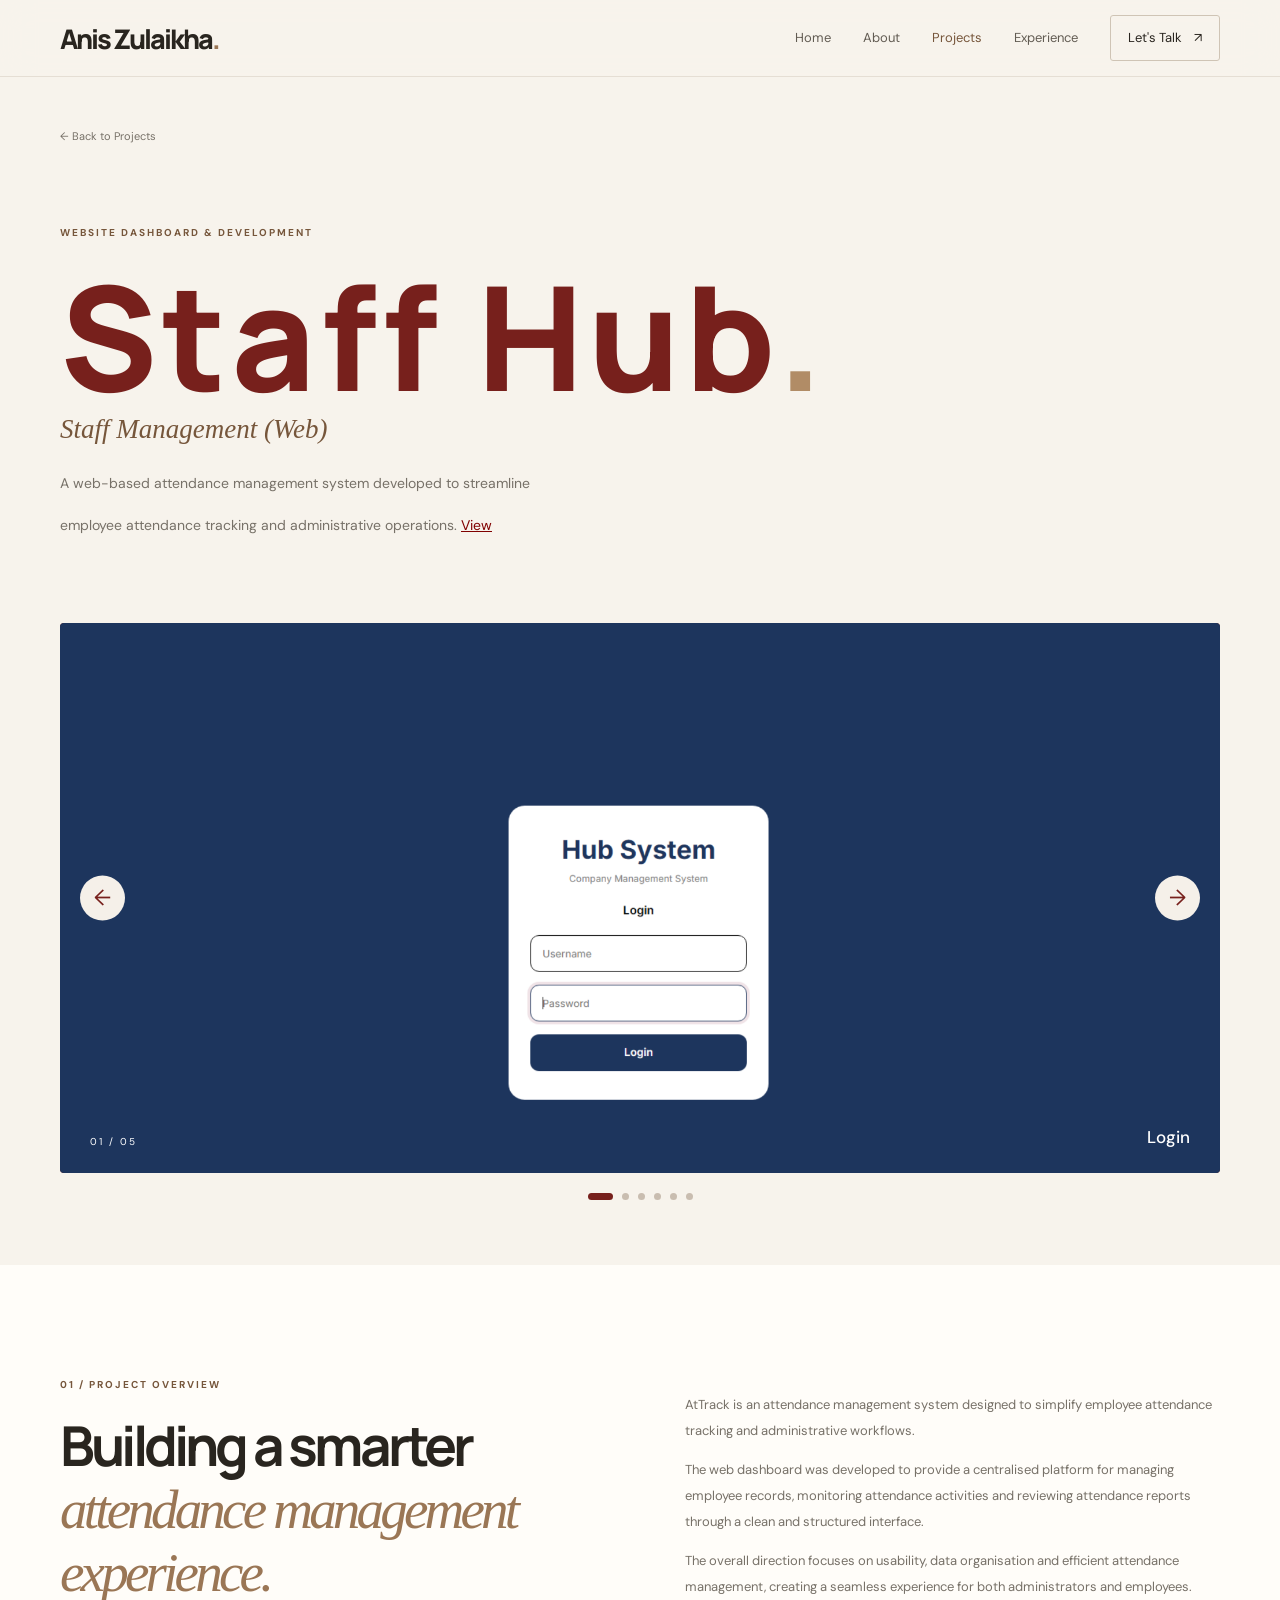
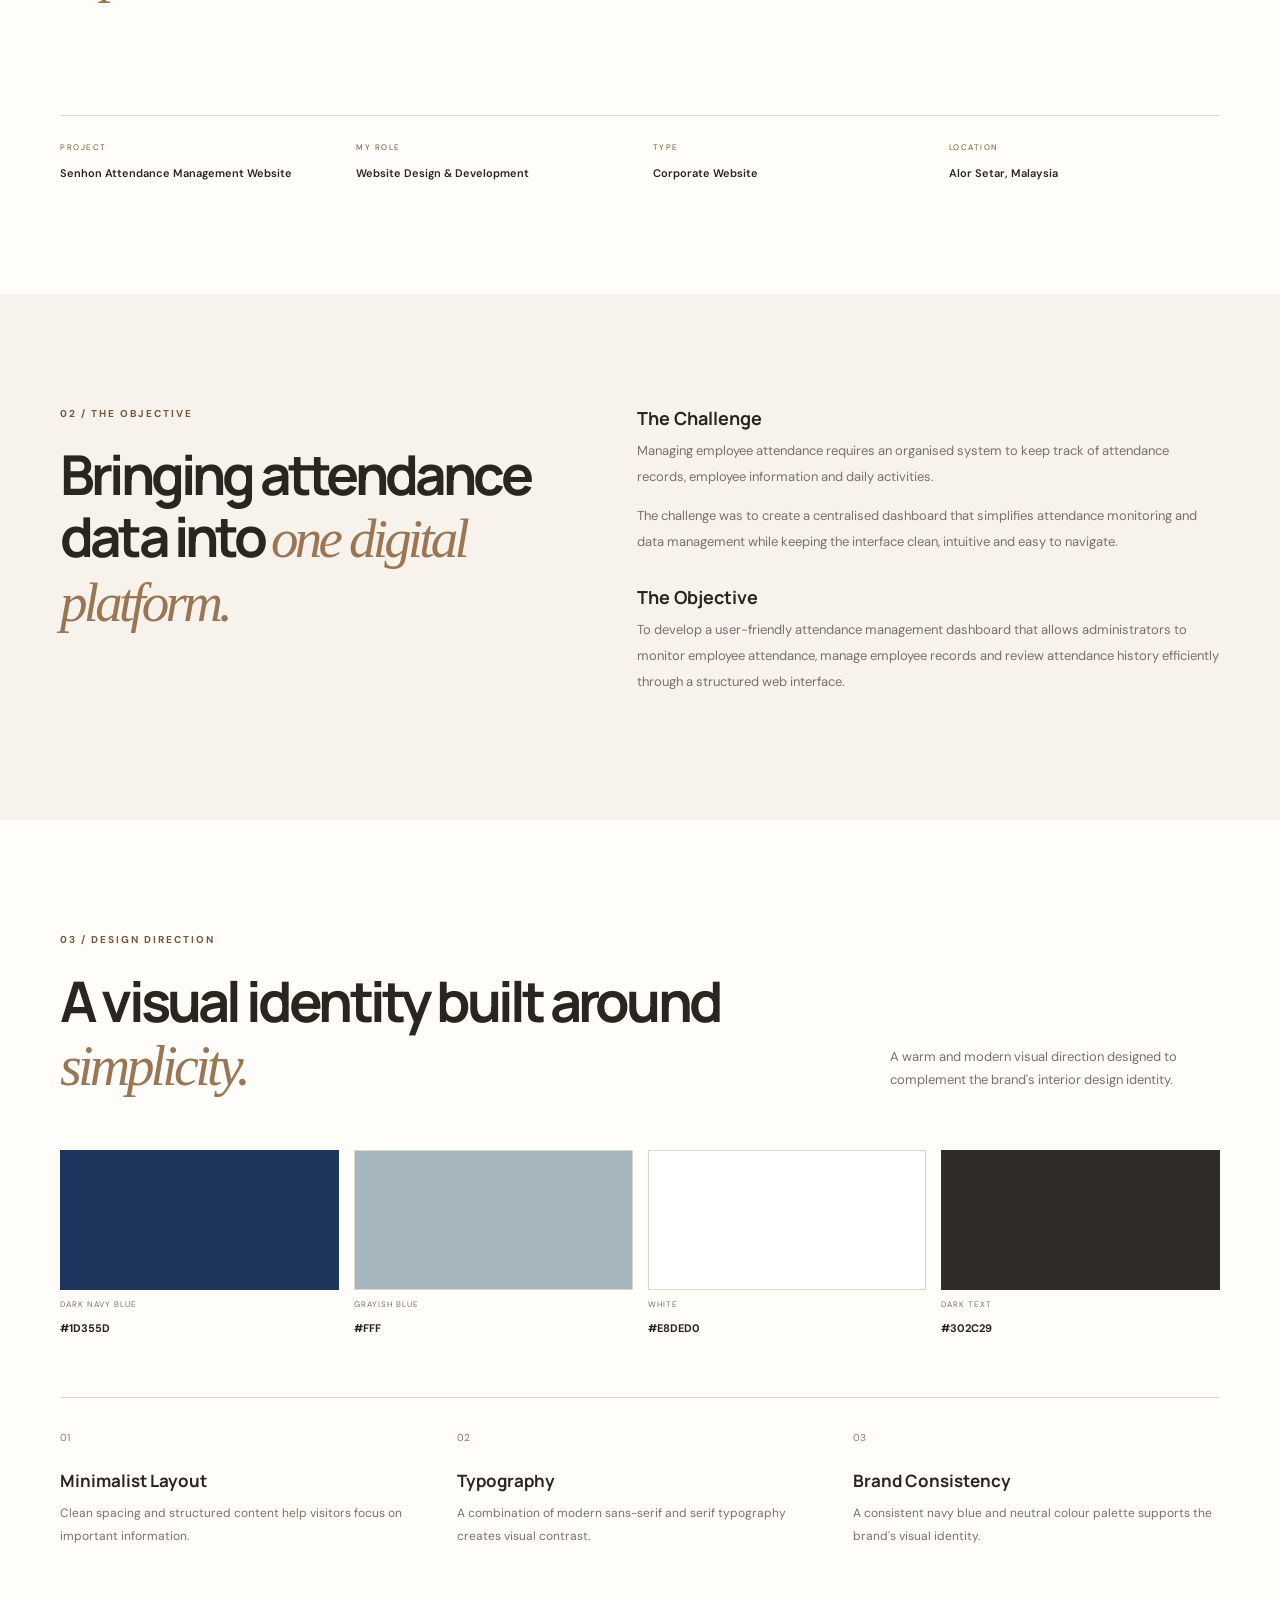
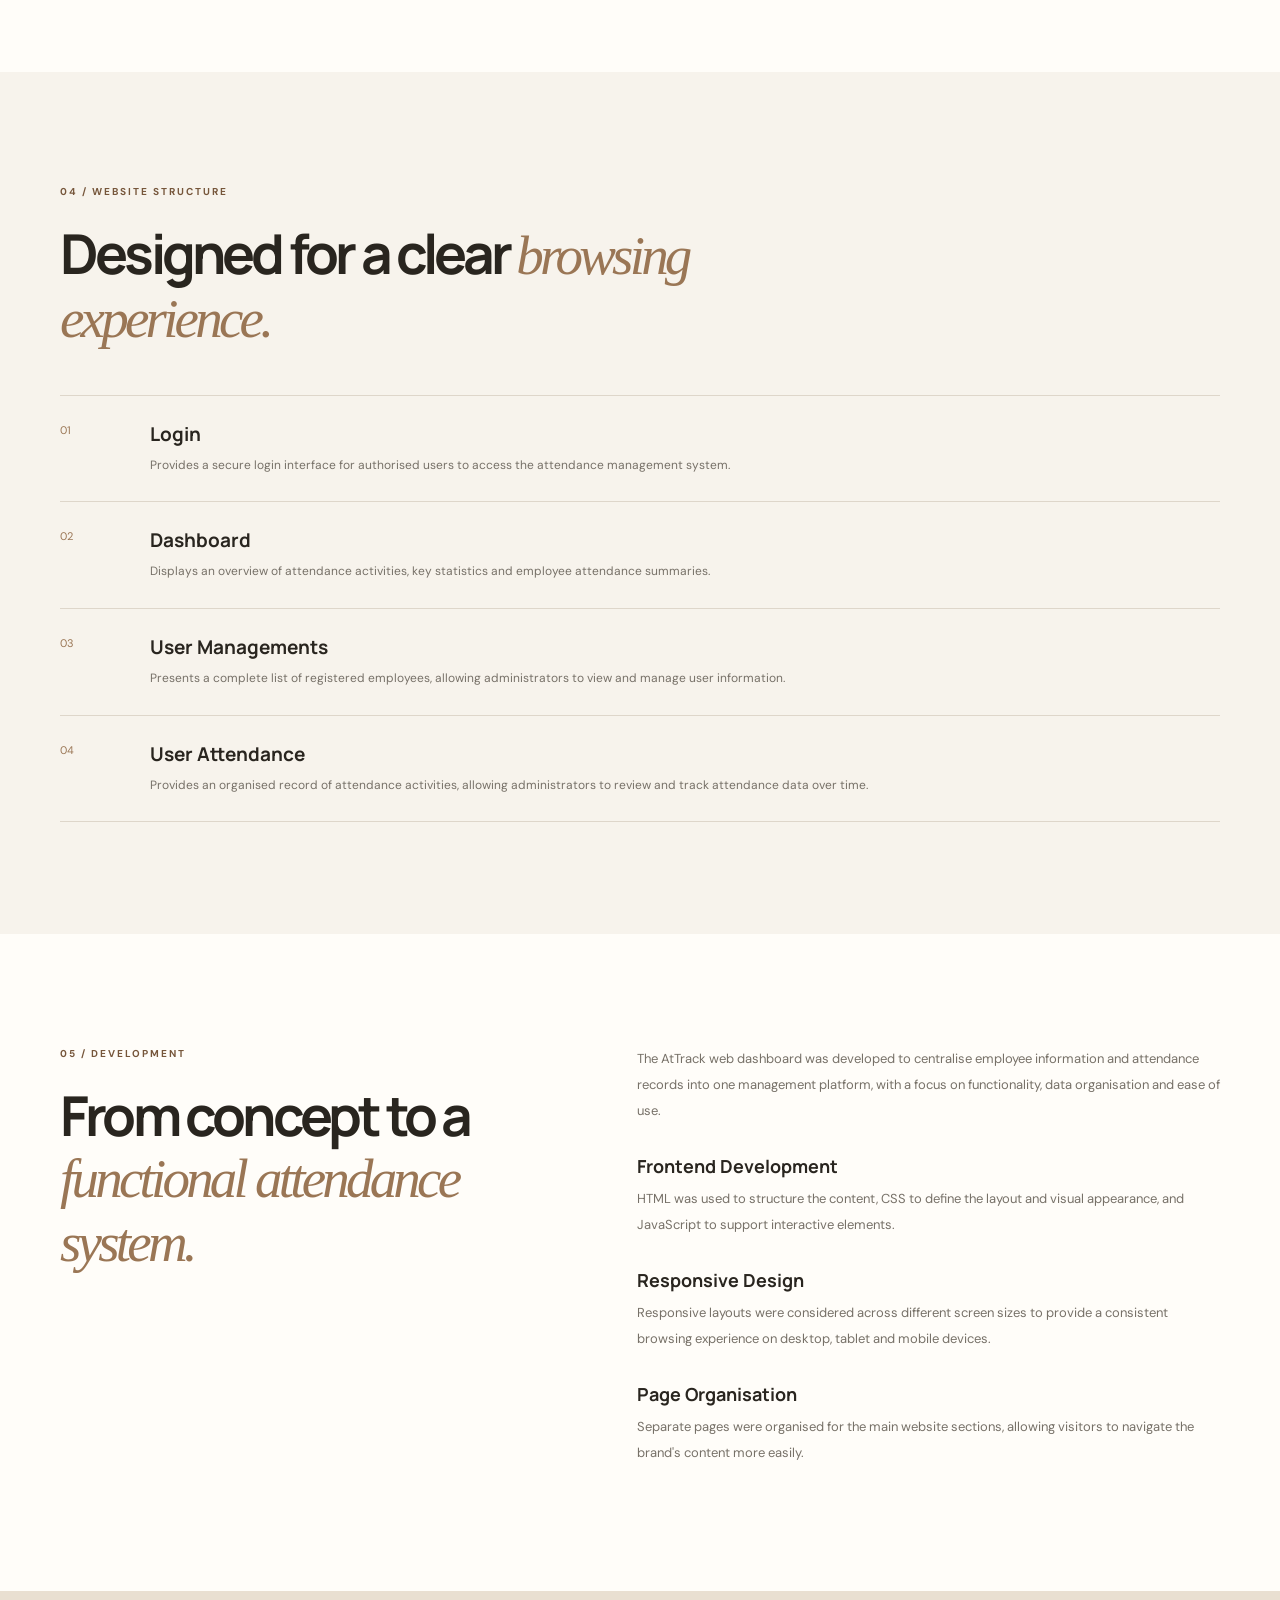
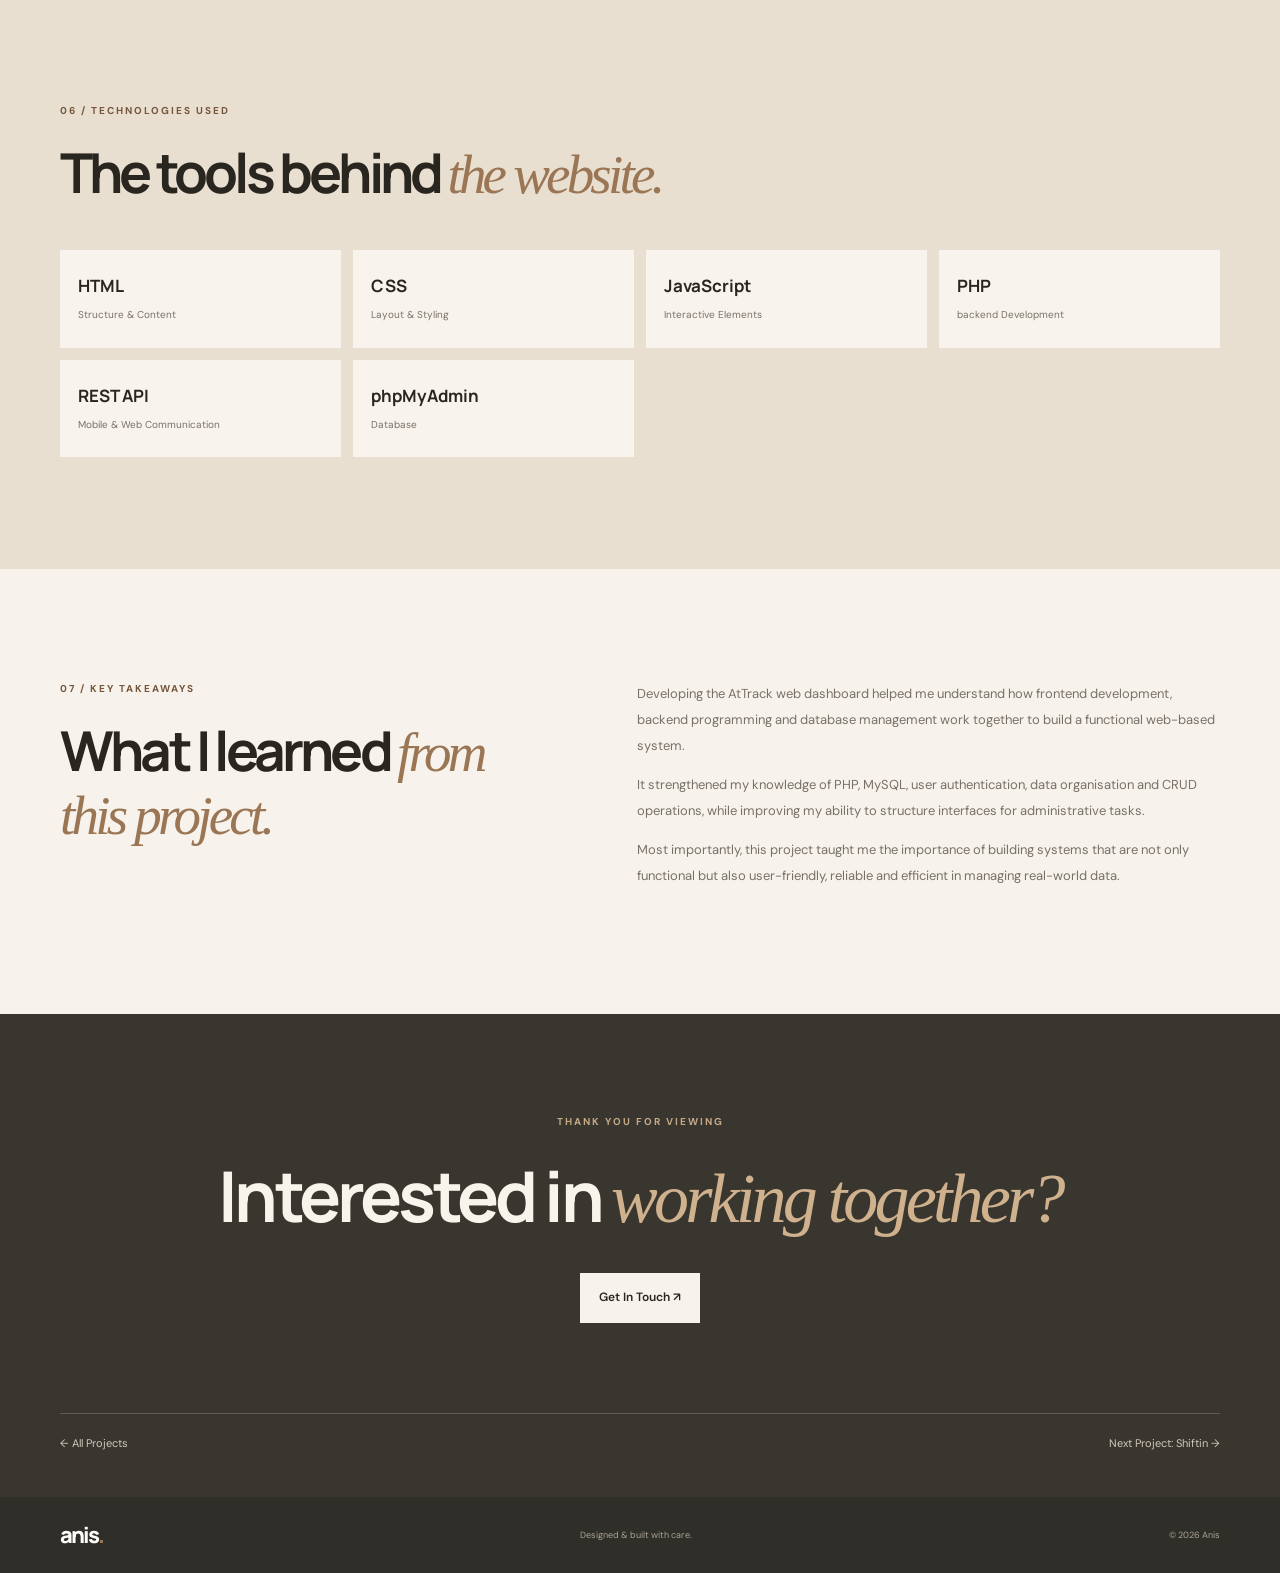
<file: project-staffhub.html>
<!DOCTYPE html>
<html lang="en">

<head>
    <meta charset="UTF-8">
    <meta name="viewport" content="width=device-width, initial-scale=1.0">

    <meta name="description"
          content="Shiftin website design and development case study by Anis.">

    <title>Staff Hub | Project Case Study — Anis</title>

    <!-- Google Fonts -->
    <link rel="preconnect" href="https://fonts.googleapis.com">
    <link rel="preconnect" href="https://fonts.gstatic.com" crossorigin>

    <link href="https://fonts.googleapis.com/css2?family=DM+Sans:wght@400;500;600;700&family=Manrope:wght@400;500;600;700;800&family=IBM+Plex+Serif:ital,wght@0,400;0,500;1,400&display=swap"
          rel="stylesheet">

    <link rel="stylesheet" href="css/style.css">

</head>

<body>

    <!-- NAVIGATION -->
    <header class="site-header">

        <nav class="nav container">

            <a href="index.html" class="brand">
                Anis Zulaikha<span>.</span>
            </a>

            <button class="menu-toggle"
                    aria-label="Toggle navigation"
                    aria-expanded="false"
                    aria-controls="nav-links">

                <span></span>
                <span></span>

            </button>

            <div class="nav-links" id="nav-links">

                <a href="index.html" class="nav-link">Home</a>

                <a href="about-me.html" class="nav-link">About</a>

                <a href="projects.html" class="nav-link active">
                    Projects
                </a>

                <a href="index.html#experience" class="nav-link">
                    Experience
                </a>

                <a href="index.html#contact" class="nav-cta">
                    Let's Talk <span>↗</span>
                </a>

            </div>

        </nav>

    </header>


    <main>

        <!-- CASE STUDY HERO -->
        <section class="case-hero">

            <div class="container">

                <a href="projects.html" class="back-projects">
                    ← Back to Projects
                </a>

                <div class="case-hero-content">

                    <p class="eyebrow">
                        WEBSITE DASHBOARD & DEVELOPMENT
                    </p>

                    <h1>
                        Staff Hub<span>.</span>
                    </h1>

                    <p class="case-tagline">
                        Staff Management (Web)
                    </p>

                    <p class="case-intro">
                        A web-based attendance management system
                        developed to streamline employee attendance
                        tracking and administrative operations.
                        <a href="https://anniszlkh.github.io/dummy.staffHub/"
                        target="_blank"
                        rel="noopener noreferrer">View</a>
                    </p>

                </div>

            </div>

        </section>


        <!-- HERO IMAGE -->
         <section class="case-cover">
            <div class="container">
                
                <div class="shiftin-slider">
                    <div class="slider-track">
                        <!-- IMAGE 1: LOGIN -->
                         <div class="slide active">
                            <img src="asset/staffhub/1.png" alt="Staff HubLogin Web">
                            <div class="slide-caption">
                                <span>01 / 05</span>
                                <h3>Login</h3>
                            </div>
                        </div>
                        
                        <!-- IMAGE 2: HOME -->
                         <div class="slide">
                            <img src="asset/staffhub/2.png" alt="Staff Hub Dashboard">
                            <div class="slide-caption">
                                <span>02 / 05</span>
                                <h3>Home</h3>
                            </div>
                        </div>
                        
                        <!-- IMAGE 3: Manage Profile -->
                         <div class="slide">
                            <img src="asset/staffhub/3.png" alt="Staff Hub manage Profile">
                            <div class="slide-caption">
                                <span>03 / 05</span>
                                <h3>Manage Profile</h3>
                            </div>
                        </div>
                        
                        <!-- IMAGE 4: Staff Profile -->
                         <div class="slide">
                            <img src="asset/staffhub/4.png" alt="Staff Hub Staff Profile">
                            <div class="slide-caption">
                                <span>04 / 05</span>
                                <h3>Staff Profile</h3>
                            </div>
                        </div>
                        
                        <!-- IMAGE 5: PROJECTS -->
                         <div class="slide">
                            <img src="asset/staffhub/5.png" alt="Staff HUb Edit Profile">
                            <div class="slide-caption">
                                <span>05 / 05</span>
                                <h3>Edit Profile</h3>
                            </div>
                        </div>
                        
                        <!-- IMAGE 6: CONTACT -->
                         <div class="slide">
                            <img src="asset/staffhub/6.png" alt="Shiftin Contact Page">
                            <div class="slide-caption">
                                <span>06 / 07</span>
                                <h3>Contact</h3>
                            </div>
                        </div>
                    </div>
                    
                    <!-- SLIDER CONTROLS -->
                     <button class="slider-arrow prev" type="button" aria-label="Previous image">
                        &#8592;
                    </button>
                    
                    <button class="slider-arrow next" type="button" aria-label="Next image">
                        &#8594;
                    </button>
                </div>
                
                <!-- SLIDER DOTS -->
                 <div class="slider-dots">
                    <button class="dot active" aria-label="Go to image 1"></button>
                    <button class="dot" aria-label="Go to image 2"></button>
                    <button class="dot" aria-label="Go to image 3"></button>
                    <button class="dot" aria-label="Go to image 4"></button>
                    <button class="dot" aria-label="Go to image 5"></button>
                    <button class="dot" aria-label="Go to image 6"></button>
                </div>
            </div>
        </section>

        <!-- PROJECT INFORMATION -->
        <section class="section case-overview">

            <div class="container">

                <div class="case-overview-grid">

                    <div class="case-overview-heading">

                        <p class="eyebrow">
                            01 / PROJECT OVERVIEW
                        </p>

                        <h2>
                            Building a smarter
                            <em>attendance management experience.</em>
                        </h2>

                    </div>


                    <div class="case-overview-description">

                        <p>
                            AtTrack is an attendance management system 
                            designed to simplify employee attendance 
                            tracking and administrative workflows.
                        </p>

                        <p>
                            The web dashboard was developed 
                            to provide a centralised platform for 
                            managing employee records, 
                            monitoring attendance activities 
                            and reviewing attendance 
                            reports through a clean and 
                            structured interface.
                        </p>

                        <p>
                            The overall direction focuses on usability, 
                            data organisation and efficient attendance 
                            management, creating a seamless experience 
                            for both administrators and employees.
                        </p>

                    </div>

                </div>


                <div class="case-info-grid">

                    <div>
                        <span>PROJECT</span>
                        <strong>Senhon Attendance Management Website</strong>
                    </div>

                    <div>
                        <span>MY ROLE</span>
                        <strong>Website Design & Development</strong>
                    </div>

                    <div>
                        <span>TYPE</span>
                        <strong>Corporate Website</strong>
                    </div>

                    <div>
                        <span>LOCATION</span>
                        <strong>Alor Setar, Malaysia</strong>
                    </div>

                </div>

            </div>

        </section>


        <!-- PROJECT BACKGROUND -->
        <section class="section case-background">

            <div class="container case-split">

                <div>

                    <p class="eyebrow">
                        02 / THE OBJECTIVE
                    </p>

                    <h2>
                       Bringing attendance data into
                        <em>one digital platform.</em>
                    </h2>

                </div>

                <div class="case-copy">

                    <h3>The Challenge</h3>

                    <p>
                        Managing employee attendance requires an 
                        organised system to keep track of attendance 
                        records, employee information and daily activities.
                    </p>

                    <p>
                        The challenge was to create a centralised dashboard
                        that simplifies attendance monitoring and data 
                        management while keeping the interface clean, intuitive 
                        and easy to navigate.
                    </p>

                    <h3>The Objective</h3>

                    <p>
                       To develop a user-friendly attendance management 
                       dashboard that allows administrators 
                       to monitor employee attendance, manage employee 
                       records and review attendance history efficiently 
                       through a structured web interface.
                    </p>

                </div>

            </div>

        </section>


        <!-- DESIGN DIRECTION -->
        <section class="section case-design">

            <div class="container">

                <div class="section-top">

                    <div>

                        <p class="eyebrow">
                            03 / DESIGN DIRECTION
                        </p>

                        <h2>
                            A visual identity built
                            around <em>simplicity.</em>
                        </h2>

                    </div>

                    <p class="section-description">
                        A warm and modern visual direction
                        designed to complement the brand's
                        interior design identity.
                    </p>

                </div>


                <div class="design-showcase">

                    <div class="design-colour">

                        <div class="colour-swatch navy"></div>

                        <span>DARK NAVY BLUE</span>
                        <strong>#1D355D</strong>

                    </div>

                    <div class="design-colour">

                        <div class="colour-swatch grayish"></div>

                        <span>GRAYISH BLUE</span>
                        <strong>#FFF</strong>

                    </div>

                    <div class="design-colour">

                        <div class="colour-swatch white"></div>

                        <span>WHITE</span>
                        <strong>#E8DED0</strong>

                    </div>

                    <div class="design-colour">

                        <div class="colour-swatch dark"></div>

                        <span>DARK TEXT</span>
                        <strong>#302C29</strong>

                    </div>

                </div>


                <div class="design-principles">

                    <article>
                        <span>01</span>
                        <h3>Minimalist Layout</h3>
                        <p>
                            Clean spacing and structured content
                            help visitors focus on important
                            information.
                        </p>
                    </article>

                    <article>
                        <span>02</span>
                        <h3>Typography</h3>
                        <p>
                            A combination of modern sans-serif
                            and serif typography creates
                            visual contrast.
                        </p>
                    </article>

                    <article>
                        <span>03</span>
                        <h3>Brand Consistency</h3>
                        <p>
                            A consistent navy blue and neutral
                            colour palette supports the
                            brand's visual identity.
                        </p>
                    </article>

                </div>

            </div>

        </section>


        <!-- WEBSITE STRUCTURE -->
        <section class="section case-structure">

            <div class="container">

                <p class="eyebrow">
                    04 / WEBSITE STRUCTURE
                </p>

                <h2>
                    Designed for a clear
                    <em>browsing experience.</em>
                </h2>

                <div class="structure-list">

                    <div>
                        <span>01</span>

                        <div>
                            <h3>Login</h3>
                            <p>
                                Provides a secure login interface for 
                                authorised users to access the 
                                attendance management system.
                            </p>
                        </div>
                    </div>

                    <div>
                        <span>02</span>

                        <div>
                            <h3>Dashboard</h3>
                            <p>
                                Displays an overview of attendance activities, 
                                key statistics and employee attendance summaries.
                            </p>
                        </div>
                    </div>

                    <div>
                        <span>03</span>

                        <div>
                            <h3>User Managements</h3>
                            <p>
                                Presents a complete list of registered 
                                employees, allowing administrators to 
                                view and manage user information.
                            </p>
                        </div>
                    </div>

                    <div>
                        <span>04</span>

                        <div>
                            <h3>User Attendance</h3>
                            <p>
                                Provides an organised record of attendance 
                                activities, allowing administrators to 
                                review and track attendance data over time.
                            </p>
                        </div>
                    </div>

                    <!-- <div>
                        <span>05</span>

                        <div>
                            <h3>Contact</h3>
                            <p>
                                Provides visitors with
                                information to make enquiries
                                and connect with the company.
                            </p>
                        </div>
                    </div> -->

                </div>

            </div>

        </section>


        <!-- DEVELOPMENT -->
        <section class="section case-development">

            <div class="container case-split">

                <div>

                    <p class="eyebrow">
                        05 / DEVELOPMENT
                    </p>

                    <h2>
                        From concept to
                        a <em>functional attendance system.</em>
                    </h2>

                </div>

                <div class="case-copy">

                    <p>
                        The AtTrack web dashboard was developed to 
                        centralise employee information and 
                        attendance records into one management 
                        platform, with a focus on functionality, 
                        data organisation and ease of use.
                    </p>

                    <h3>Frontend Development</h3>

                    <p>
                        HTML was used to structure the content,
                        CSS to define the layout and visual
                        appearance, and JavaScript to support
                        interactive elements.
                    </p>

                    <h3>Responsive Design</h3>

                    <p>
                        Responsive layouts were considered
                        across different screen sizes to
                        provide a consistent browsing
                        experience on desktop, tablet
                        and mobile devices.
                    </p>

                    <h3>Page Organisation</h3>

                    <p>
                        Separate pages were organised for
                        the main website sections, allowing
                        visitors to navigate the brand's
                        content more easily.
                    </p>

                </div>

            </div>

        </section>


        <!-- TECHNOLOGIES -->
        <section class="section case-tech">

            <div class="container">

                <p class="eyebrow">
                    06 / TECHNOLOGIES USED
                </p>

                <h2>
                    The tools behind
                    <em>the website.</em>
                </h2>

                <div class="case-tech-list">

                    <div>
                        <strong>HTML</strong>
                        <span>Structure & Content</span>
                    </div>

                    <div>
                        <strong>CSS</strong>
                        <span>Layout & Styling</span>
                    </div>

                    <div>
                        <strong>JavaScript</strong>
                        <span>Interactive Elements</span>
                    </div>

                    <div>
                        <strong>PHP</strong>
                        <span>backend Development</span>
                    </div>

                    <div>
                        <strong>REST API</strong>
                        <span>Mobile & Web Communication</span>
                    </div>

                    <div>
                        <strong>phpMyAdmin</strong>
                        <span>Database</span>
                    </div>

                </div>

            </div>

        </section>


        <!-- LEARNING OUTCOME -->
        <section class="section case-reflection">

            <div class="container case-split">

                <div>

                    <p class="eyebrow">
                        07 / KEY TAKEAWAYS
                    </p>

                    <h2>
                        What I learned
                        <em>from this project.</em>
                    </h2>

                </div>

                <div class="case-copy">

                    <p>
                        Developing the AtTrack web dashboard helped me 
                        understand how frontend development, 
                        backend programming and database management 
                        work together to build a functional web-based system.
                    </p>

                    <p>
                        It strengthened my knowledge of PHP, MySQL, user authentication, 
                        data organisation and CRUD operations, while improving my 
                        ability to structure interfaces for administrative tasks.
                    </p>

                    <p>
                        Most importantly, this project taught me the importance of
                        building systems that are not only functional but also 
                        user-friendly, reliable and efficient in managing real-world data.
                    </p>

                </div>

            </div>

        </section>


        <!-- NEXT PROJECT -->
        <section class="case-next">

            <div class="container">

                <p class="eyebrow">
                    THANK YOU FOR VIEWING
                </p>

                <h2>
                    Interested in
                    <em>working together?</em>
                </h2>

                <a href="index.html#contact"
                   class="button button-light">
                    Get In Touch ↗
                </a>

                <div class="case-navigation">

                    <a href="projects.html">
                        ← All Projects
                    </a>

                    <a href="project-shiftin.html">
                        Next Project: Shiftin →
                    </a>

                </div>

            </div>

        </section>

    </main>


    <!-- FOOTER -->
    <footer class="footer">

        <div class="container footer-inner">

            <a href="index.html" class="brand">
                anis<span>.</span>
            </a>

            <span>Designed & built with care.</span>

            <span>© 2026 Anis</span>

        </div>

    </footer>


    <script src="js/script.js"></script>

</body>
</html>
</file>
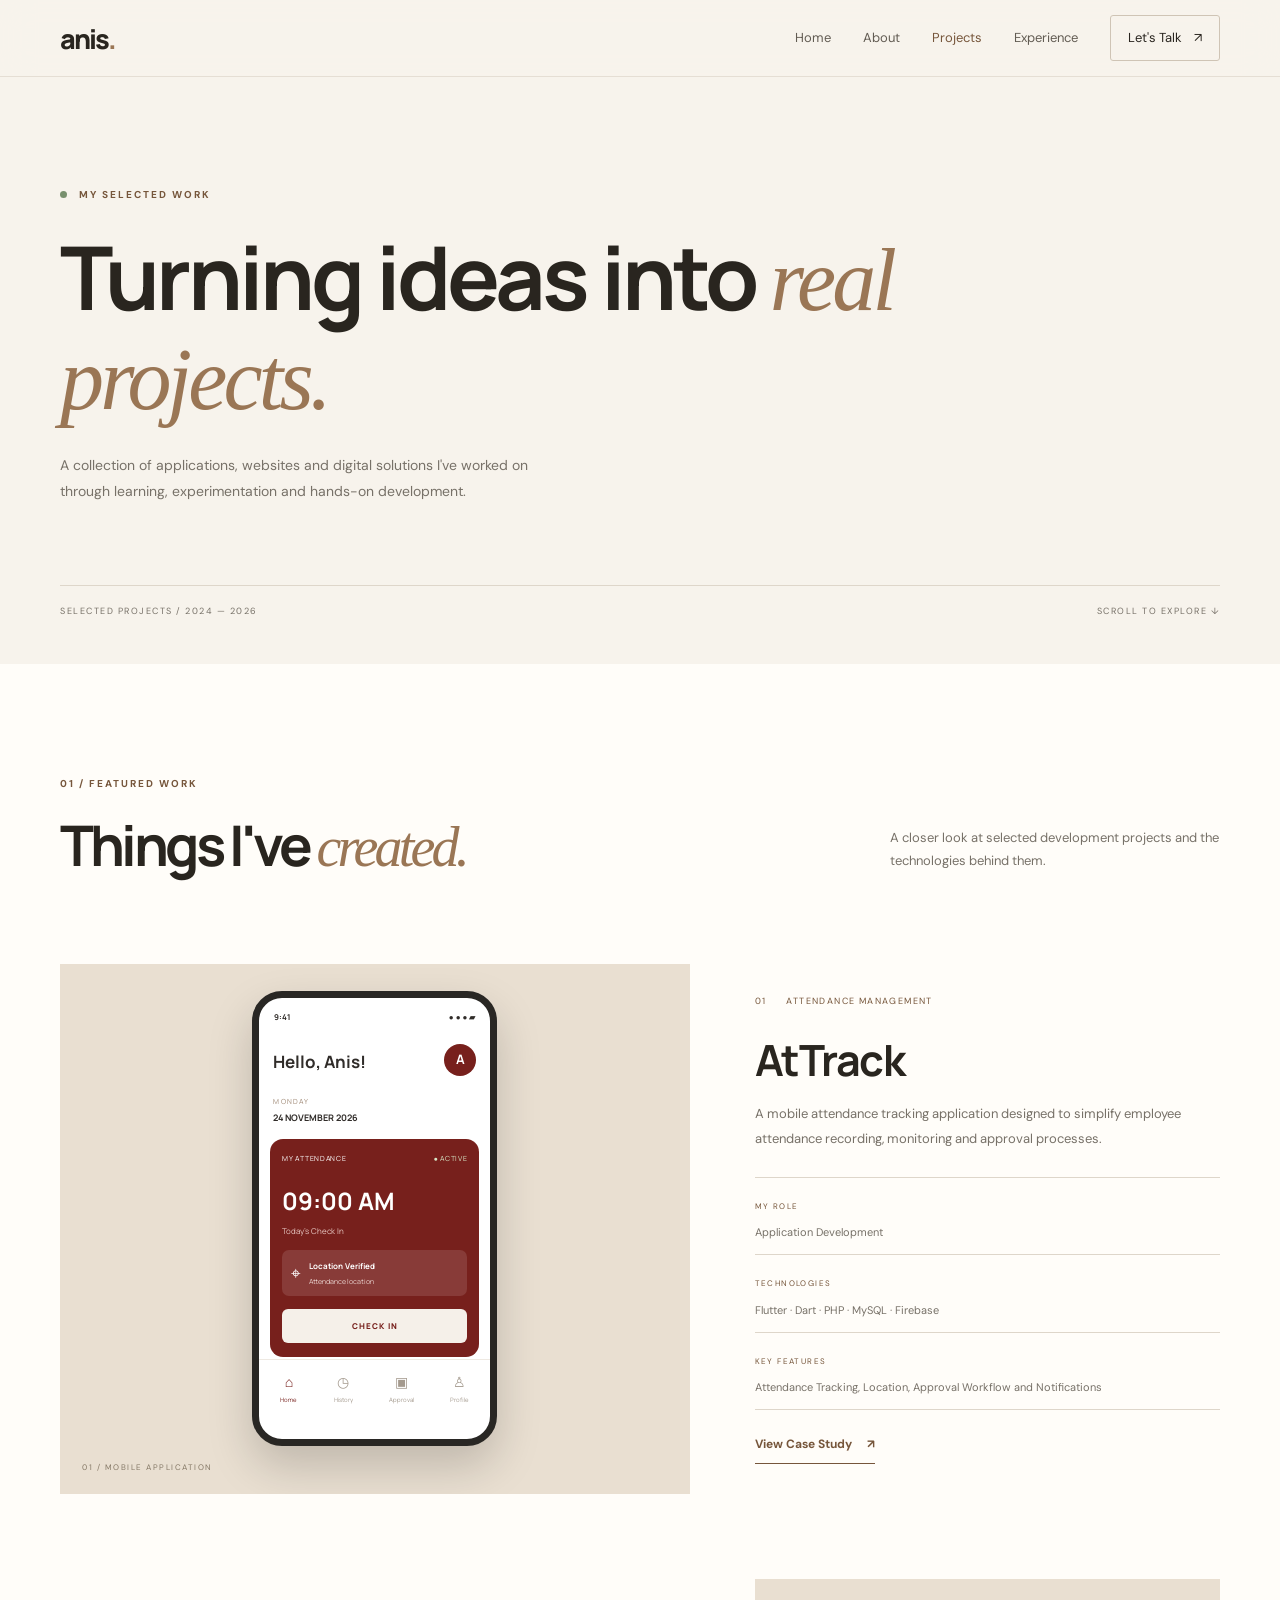
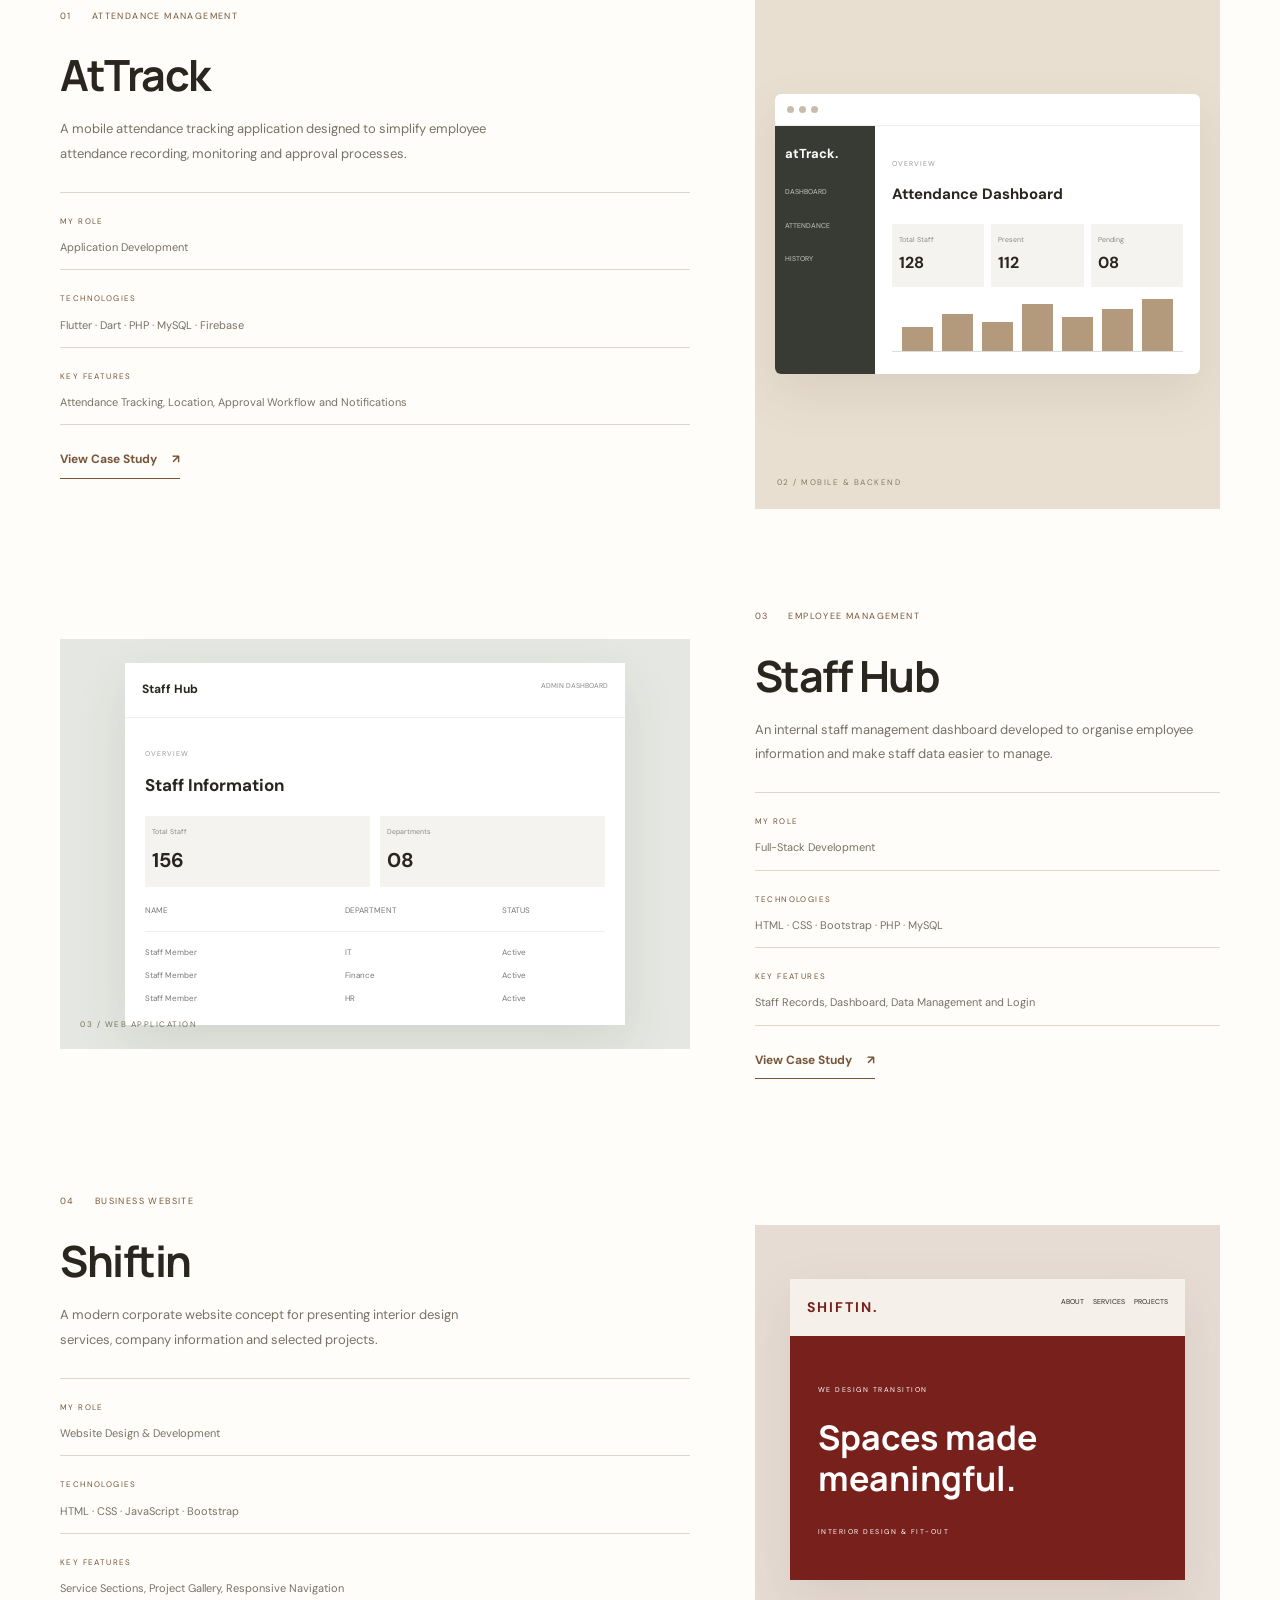
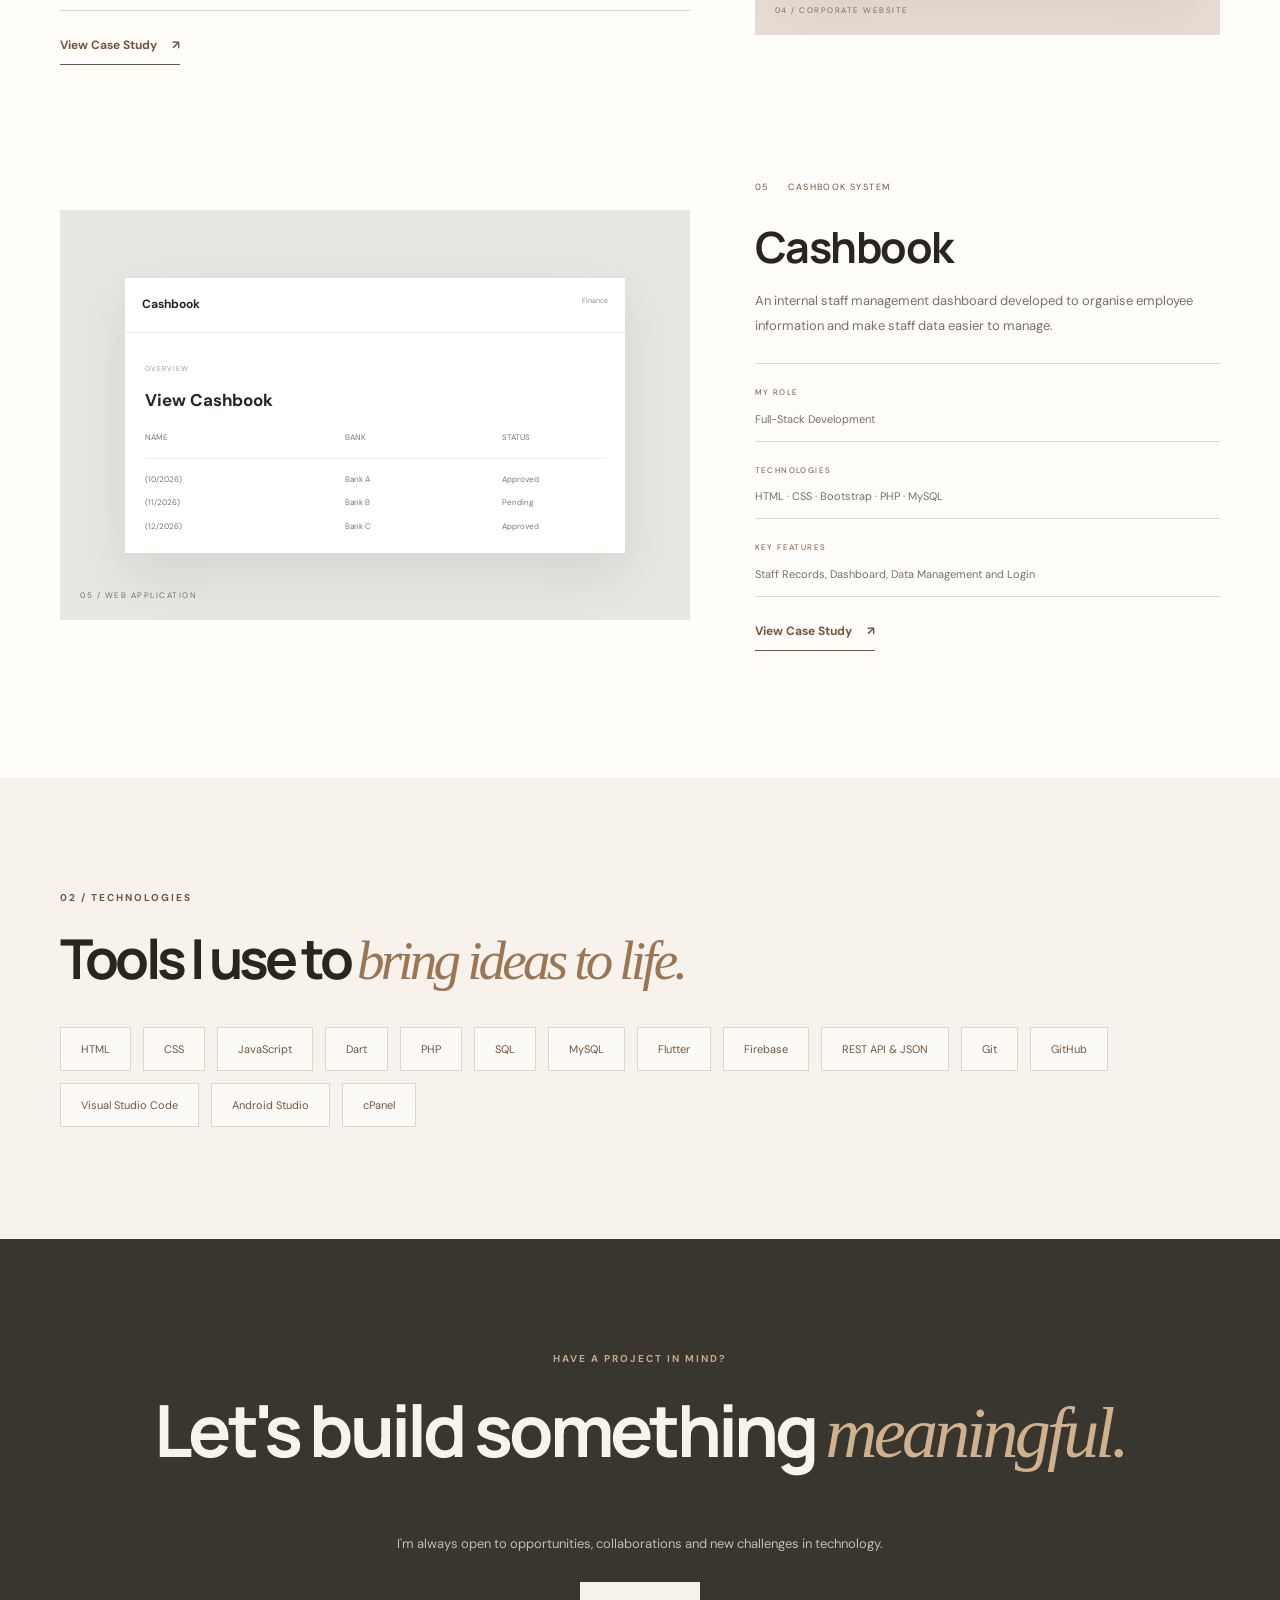
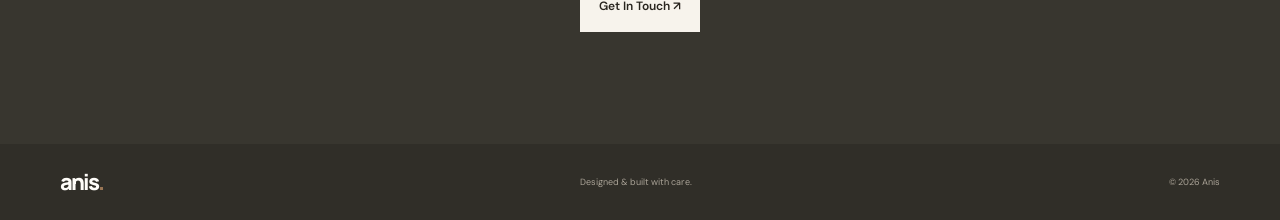
<file: projects.html>
<!DOCTYPE html>
<html lang="en">
<head>
    <meta charset="UTF-8">
    <meta name="viewport" content="width=device-width, initial-scale=1.0">

    <meta name="description"
          content="Explore software development and web projects by Anis.">

    <title>Projects | Anis — Full-Stack Developer</title>

    <!-- Google Fonts -->
    <link rel="preconnect" href="https://fonts.googleapis.com">
    <link rel="preconnect" href="https://fonts.gstatic.com" crossorigin>

    <link href="https://fonts.googleapis.com/css2?family=DM+Sans:wght@400;500;600;700&family=Manrope:wght@400;500;600;700;800&display=swap"
          rel="stylesheet">

    <link rel="stylesheet" href="css/style.css">
</head>

<body>

    <!-- NAVIGATION -->
    <header class="site-header">
        <nav class="nav container">

            <a href="index.html" class="brand">
                anis<span>.</span>
            </a>

            <button class="menu-toggle"
                    aria-label="Toggle navigation"
                    aria-expanded="false"
                    aria-controls="nav-links">
                <span></span>
                <span></span>
            </button>

            <div class="nav-links" id="nav-links">

                <a href="index.html" class="nav-link">Home</a>

                <a href="about-me.html" class="nav-link">About</a>

                <a href="projects.html"
                   class="nav-link active">
                    Projects
                </a>

                <a href="index.html#experience"
                   class="nav-link">
                    Experience
                </a>

                <a href="index.html#contact" class="nav-cta">
                    Let's Talk <span>↗</span>
                </a>

            </div>
        </nav>
    </header>


    <main>

        <!-- HERO -->
        <section class="projects-hero section">

            <div class="container">

                <p class="eyebrow">
                    <span class="status-dot"></span>
                    MY SELECTED WORK
                </p>

                <h1>
                    Turning ideas into
                    <em>real projects.</em>
                </h1>

                <p class="projects-intro">
                    A collection of applications, websites and digital
                    solutions I've worked on through learning,
                    experimentation and hands-on development.
                </p>

                <div class="projects-hero-bottom">
                    <span>SELECTED PROJECTS / 2024 — 2026</span>
                    <span>SCROLL TO EXPLORE ↓</span>
                </div>

            </div>

        </section>


        <!-- FEATURED PROJECTS -->
        <section class="section featured-projects">

            <div class="container">

                <div class="section-top">

                    <div>
                        <p class="eyebrow">01 / FEATURED WORK</p>

                        <h2>
                            Things I've
                            <em>created.</em>
                        </h2>
                    </div>

                    <p class="section-description">
                        A closer look at selected development projects
                        and the technologies behind them.
                    </p>

                </div>


                <!-- PROJECT 01 -->
                <article class="project-feature">
                    
                    <div class="project-visual attrack-visual">
                        <div class="attrack-phone">
                            <!-- PHONE STATUS BAR -->
                             <div class="phone-status">
                                <span>9:41</span>
                                <span>● ● ● ▰</span>
                            </div>
                            
                            <!-- APP HEADER -->
                             <div class="attrack-app-header">
                                <div>
                                    <h3>Hello, Anis!</h3>
                                </div>
                                <div class="attrack-avatar">A</div>
                            </div>
                            
                            <!-- DATE -->
                             <div class="attrack-date">
                                <span>MONDAY</span>
                                <strong>24 NOVEMBER 2026</strong>
                            </div>
                            
                            <!-- ATTENDANCE CARD -->
                             <div class="attrack-attendance-card">
                                <div class="attendance-card-top">
                                    <span>MY ATTENDANCE</span>
                                    <span class="attendance-status">● ACTIVE</span>
                                </div>
                                
                                <div class="attendance-clock">
                                    <span>09:00 AM</span>
                                    <small>Today's Check In</small>
                                </div>
                                
                                <div class="attendance-location">
                                    <span>⌖</span>
                                    <div>
                                        <strong>Location Verified</strong>
                                        <small>Attendance location</small>
                                    </div>
                                </div>
                                
                                <button class="attendance-button" type="button">
                                    CHECK IN
                                </button>
                            </div>
                            
                            <!-- ATTENDANCE SUMMARY -->
                             <!-- <div class="attrack-summary">
                                <div class="summary-heading">
                                    <strong>Attendance Summary</strong>
                                    <small>This Month</small>
                                </div>
                                
                                <div class="summary-grid">
                                    <div>
                                        <strong>20</strong>
                                        <span>Present</span>
                                    </div>
                                    <div>
                                        <strong>02</strong>
                                        <span>Pending</span>
                                    </div>
                                    
                                    <div>
                                        <strong>01</strong>
                                        <span>Absent</span>
                                    </div>
                                </div>
                            </div> -->
                            
                            <!-- BOTTOM NAVIGATION -->
                             <div class="attrack-bottom-nav">
                                <div class="active">
                                    <span>⌂</span>
                                    <small>Home</small>
                                </div>
                                
                                <div>
                                    <span>◷</span>
                                    <small>History</small>
                                </div>
                                
                                <div>
                                    <span>▣</span>
                                    <small>Approval</small>
                                </div>
                                
                                <div>
                                    <span>♙</span>
                                    <small>Profile</small>
                                </div>
                            </div>
                        </div>
                        <span class="visual-label">01 / MOBILE APPLICATION</span>
                    </div>

                    <div class="project-information">

                        <div class="project-meta">
                            <span>01</span>
                            <span>ATTENDANCE MANAGEMENT</span>
                        </div>

                        <h3>AtTrack</h3>

                        <p class="project-description">
                            A mobile attendance tracking application
                            designed to simplify employee attendance
                            recording, monitoring and approval processes.
                        </p>

                        <div class="project-details">

                            <div>
                                <span>MY ROLE</span>
                                <p>Application Development</p>
                            </div>

                            <div>
                                <span>TECHNOLOGIES</span>
                                <p>
                                    Flutter · Dart · PHP · MySQL · Firebase
                                </p>
                            </div>

                            <div>
                                <span>KEY FEATURES</span>
                                <p>
                                    Attendance Tracking, Location,
                                    Approval Workflow and Notifications
                                </p>
                            </div>

                        </div>

                        <a href="project-atTrackmobile.html"
                           class="project-link">
                            View Case Study <span>↗</span>
                        </a>

                    </div>

                </article>


                <!-- PROJECT 02 -->
                <article class="project-feature reverse">

                    <div class="project-visual attrack-visual">

                        <div class="mockup-window">

                            <div class="mockup-header">
                                <span></span>
                                <span></span>
                                <span></span>
                            </div>

                            <div class="attrack-screen">

                                <div class="mockup-sidebar">
                                    <strong>atTrack.</strong>
                                    <small>DASHBOARD</small>
                                    <small>ATTENDANCE</small>
                                    <small>HISTORY</small>
                                </div>

                                <div class="mockup-content">

                                    <small>OVERVIEW</small>

                                    <h3>Attendance Dashboard</h3>

                                    <div class="mockup-stats">
                                        <div>
                                            <small>Total Staff</small>
                                            <strong>128</strong>
                                        </div>

                                        <div>
                                            <small>Present</small>
                                            <strong>112</strong>
                                        </div>

                                        <div>
                                            <small>Pending</small>
                                            <strong>08</strong>
                                        </div>
                                    </div>

                                    <div class="mockup-chart">
                                        <span></span>
                                        <span></span>
                                        <span></span>
                                        <span></span>
                                        <span></span>
                                        <span></span>
                                        <span></span>
                                    </div>

                                </div>
                            </div>
                        </div>

                        <span class="visual-label">02 / MOBILE & BACKEND</span>

                    </div>


                    <div class="project-information">

                        <div class="project-meta">
                            <span>01</span>
                            <span>ATTENDANCE MANAGEMENT</span>
                        </div>

                        <h3>AtTrack</h3>

                        <p class="project-description">
                            A mobile attendance tracking application
                            designed to simplify employee attendance
                            recording, monitoring and approval processes.
                        </p>

                        <div class="project-details">

                            <div>
                                <span>MY ROLE</span>
                                <p>Application Development</p>
                            </div>

                            <div>
                                <span>TECHNOLOGIES</span>
                                <p>
                                    Flutter · Dart · PHP · MySQL · Firebase
                                </p>
                            </div>

                            <div>
                                <span>KEY FEATURES</span>
                                <p>
                                    Attendance Tracking, Location,
                                    Approval Workflow and Notifications
                                </p>
                            </div>

                        </div>

                        <a href="project-atTrackweb.html"
                           class="project-link">
                            View Case Study <span>↗</span>
                        </a>

                    </div>

                </article>


                <!-- PROJECT 03 -->
                <article class="project-feature ">

                    <div class="project-visual staffhub-visual">

                        <div class="staffhub-screen">

                            <div class="staffhub-top">
                                <strong>Staff Hub</strong>
                                <span>ADMIN DASHBOARD</span>
                            </div>

                            <div class="staffhub-body">

                                <div class="staffhub-title">
                                    <small>OVERVIEW</small>
                                    <h3>Staff Information</h3>
                                </div>

                                <div class="staffhub-cards">
                                    <div>
                                        <small>Total Staff</small>
                                        <strong>156</strong>
                                    </div>

                                    <div>
                                        <small>Departments</small>
                                        <strong>08</strong>
                                    </div>
                                </div>

                                <div class="staffhub-table">
                                    <div>NAME</div>
                                    <div>DEPARTMENT</div>
                                    <div>STATUS</div>
                                    <hr>
                                    <span>Staff Member</span>
                                    <span>IT</span>
                                    <span>Active</span>
                                    <span>Staff Member</span>
                                    <span>Finance</span>
                                    <span>Active</span>
                                    <span>Staff Member</span>
                                    <span>HR</span>
                                    <span>Active</span>
                                </div>

                            </div>
                        </div>

                        <span class="visual-label">03 / WEB APPLICATION</span>

                    </div>


                    <div class="project-information">

                        <div class="project-meta">
                            <span>03</span>
                            <span>EMPLOYEE MANAGEMENT</span>
                        </div>

                        <h3>Staff Hub</h3>

                        <p class="project-description">
                            An internal staff management dashboard
                            developed to organise employee information
                            and make staff data easier to manage.
                        </p>

                        <div class="project-details">

                            <div>
                                <span>MY ROLE</span>
                                <p>Full-Stack Development</p>
                            </div>

                            <div>
                                <span>TECHNOLOGIES</span>
                                <p>
                                    HTML · CSS · Bootstrap · PHP · MySQL
                                </p>
                            </div>

                            <div>
                                <span>KEY FEATURES</span>
                                <p>
                                    Staff Records, Dashboard,
                                    Data Management and Login
                                </p>
                            </div>

                        </div>

                        <a href="project-staffhub.html"
                           class="project-link">
                            View Case Study <span>↗</span>
                        </a>

                    </div>

                </article>


                <!-- PROJECT 04 -->
                <article class="project-feature reverse">

                    <div class="project-visual shiftin-visual">

                        <div class="shiftin-screen">

                            <div class="shiftin-nav">
                                <strong>SHIFTIN.</strong>
                                <span>ABOUT　 SERVICES　 PROJECTS</span>
                            </div>

                            <div class="shiftin-content">
                                <small>WE DESIGN TRANSITION</small>
                                <h3>
                                    Spaces made<br>
                                    meaningful.
                                </h3>
                                <span>INTERIOR DESIGN & FIT-OUT</span>
                            </div>

                        </div>

                        <span class="visual-label">04 / CORPORATE WEBSITE</span>

                    </div>


                    <div class="project-information">

                        <div class="project-meta">
                            <span>04</span>
                            <span>BUSINESS WEBSITE</span>
                        </div>

                        <h3>Shiftin</h3>

                        <p class="project-description">
                            A modern corporate website concept for
                            presenting interior design services,
                            company information and selected projects.
                        </p>

                        <div class="project-details">

                            <div>
                                <span>MY ROLE</span>
                                <p>Website Design & Development</p>
                            </div>

                            <div>
                                <span>TECHNOLOGIES</span>
                                <p>
                                    HTML · CSS · JavaScript · Bootstrap
                                </p>
                            </div>

                            <div>
                                <span>KEY FEATURES</span>
                                <p>
                                    Service Sections, Project Gallery,
                                    Responsive Navigation
                                </p>
                            </div>

                        </div>

                        <a href="project-shiftin.html"
                           class="project-link">
                            View Case Study <span>↗</span>
                        </a>

                    </div>

                </article>

                <!-- PROJECT 05 -->
                <article class="project-feature ">

                    <div class="project-visual staffhub-visual">

                        <div class="staffhub-screen">

                            <div class="staffhub-top">
                                <strong>Cashbook</strong>
                                <span>Finance</span>
                            </div>

                            <div class="staffhub-body">

                                <div class="staffhub-title">
                                    <small>OVERVIEW</small>
                                    <h3>View Cashbook</h3>
                                </div>

                                <!-- <div class="staffhub-cards">
                                    <div>
                                        <small>Total Staff</small>
                                        <strong>156</strong>
                                    </div>

                                    <div>
                                        <small>Departments</small>
                                        <strong>08</strong>
                                    </div>
                                </div> -->

                                <div class="staffhub-table">
                                    <div>NAME</div>
                                    <div>BANK</div>
                                    <div>STATUS</div>
                                    <hr>
                                    <span>(10/2026)</span>
                                    <span>Bank A</span>
                                    <span>Approved</span>
                                    <span>(11/2026)</span>
                                    <span>Bank B</span>
                                    <span>Pending</span>
                                    <span>(12/2026)</span>
                                    <span>Bank C</span>
                                    <span>Approved</span>
                                </div>

                            </div>
                        </div>

                        <span class="visual-label">05 / WEB APPLICATION</span>

                    </div>


                    <div class="project-information">

                        <div class="project-meta">
                            <span>05</span>
                            <span>CASHBOOK SYSTEM</span>
                        </div>

                        <h3>Cashbook</h3>

                        <p class="project-description">
                            An internal staff management dashboard
                            developed to organise employee information
                            and make staff data easier to manage.
                        </p>

                        <div class="project-details">

                            <div>
                                <span>MY ROLE</span>
                                <p>Full-Stack Development</p>
                            </div>

                            <div>
                                <span>TECHNOLOGIES</span>
                                <p>
                                    HTML · CSS · Bootstrap · PHP · MySQL
                                </p>
                            </div>

                            <div>
                                <span>KEY FEATURES</span>
                                <p>
                                    Staff Records, Dashboard,
                                    Data Management and Login
                                </p>
                            </div>

                        </div>

                        <a href="project-cashbook.html"
                           class="project-link">
                            View Case Study <span>↗</span>
                        </a>

                    </div>

                </article>

            </div>

        </section>


        <!-- TECHNOLOGIES -->
        <section class="section technology-section">

            <div class="container">

                <p class="eyebrow">02 / TECHNOLOGIES</p>

                <h2>
                    Tools I use to
                    <em>bring ideas to life.</em>
                </h2>

                <div class="technology-list">

                    <span>HTML</span>
                    <span>CSS</span>
                    <span>JavaScript</span>
                    <span>Dart</span>
                    <span>PHP</span>
                    <span>SQL</span>
                    <span>MySQL</span>
                    <span>Flutter</span>
                    <span>Firebase</span>
                    <span>REST API & JSON</span>
                    <span>Git</span>
                    <span>GitHub</span>
                    <span>Visual Studio Code</span>
                    <span>Android Studio</span>
                    <span>cPanel</span>

                </div>

            </div>

        </section>


        <!-- CTA -->
        <section class="about-cta section">

            <div class="container about-cta-inner">

                <p class="eyebrow">HAVE A PROJECT IN MIND?</p>

                <h2>
                    Let's build something
                    <em>meaningful.</em>
                </h2>

                <p>
                    I'm always open to opportunities, collaborations
                    and new challenges in technology.
                </p>

                <a href="index.html#contact"
                   class="button button-light">
                    Get In Touch ↗
                </a>

            </div>

        </section>

    </main>


    <!-- FOOTER -->
    <footer class="footer">

        <div class="container footer-inner">

            <a href="index.html" class="brand">
                anis<span>.</span>
            </a>

            <span>Designed & built with care.</span>

            <span>© 2026 Anis</span>

        </div>

    </footer>

    <script src="js/script.js"></script>

</body>
</html>
</file>
<file: css/style.css>
@import url('https://fonts.googleapis.com/css2?family=DM+Sans:wght@400;500;600;700&family=Manrope:wght@400;500;600;700;800&display=swap');
:root {
  --paper: #f7f3ec;
  --paper-deep: #eee7dc;
  --ink: #29251f;
  --muted: #777168;
  --line: #ded6ca;
  --accent: #9a7655;
  --accent-dark: #76563b;
  --white: #fffdf9;
  --serif: Georgia, "Times New Roman", serif;
  --sans: "DM Sans", sans-serif;
  --display: "Manrope", sans-serif;
  --container: 1160px;
}
* {
  box-sizing: border-box;
}
html {
  scroll-behavior: smooth;
  scroll-padding-top: 90px;
}
body {
  margin: 0;
  background: var(--paper);
  color: var(--ink);
  font-family: var(--sans);
  line-height: 1.65;
  -webkit-font-smoothing: antialiased;
}
a {
  color: inherit;
  text-decoration: none;
}
button {
  font: inherit;
}
.container {
  width: min(var(--container), calc(100% - 64px));
  margin-inline: auto;
}
.section {
  padding: 112px 0;
}
.site-header {
  position: sticky;
  top: 0;
  z-index: 50;
  background: rgba(247,243,236,.88);
  backdrop-filter: blur(16px);
  border-bottom: 1px solid rgba(222,214,202,.7);
}
.nav {
  min-height: 76px;
  display: flex;
  align-items: center;
  justify-content: space-between;
}
.brand {
  font: 800 27px var(--display);
  letter-spacing: -2px;
}
.brand span {
  color: var(--accent);
}
.nav-links {
  display: flex;
  align-items: center;
  gap: 32px;
  font-size: 13px;
  color: #625c53;
}
.nav-link {
  transition: color .2s;
}
.nav-link:hover, .nav-link.active {
  color: var(--accent-dark);
}
.nav-cta {
  padding: 11px 17px;
  border: 1px solid #cfc4b5;
  border-radius: 3px;
  color: var(--ink);
}
.nav-cta span {
  margin-left: 9px;
}
.menu-toggle {
  display: none;
  border: 0;
  background: none;
  padding: 8px;
}
.menu-toggle span {
  display: block;
  width: 23px;
  height: 1px;
  background: var(--ink);
  margin: 6px;
}
.hero {
  min-height: 690px;
  padding-top: 105px;
  padding-bottom: 45px;
  display: flex;
  flex-direction: column;
  justify-content: space-between;
}
.hero-grid {
  display: grid;
  grid-template-columns: 1.15fr .85fr;
  align-items: center;
  gap: 60px;
}
.eyebrow {
  margin: 0 0 22px;
  color: var(--accent-dark);
  font-size: 10px;
  font-weight: 700;
  letter-spacing: 2px;
}
.status-dot {
  display: inline-block;
  width: 7px;
  height: 7px;
  border-radius: 50%;
  background: #78906d;
  margin-right: 8px;
}
h1, h2, h3, p {
  margin-top: 0;
}
h1, h2 {
  font: 700 clamp(43px, 5.7vw, 74px)/1.12 var(--display);
  letter-spacing: -3.8px;
}
h1 {
  margin-bottom: 26px;
}
h1 em, h2 em, .shiftin-mock em {
  font-family: var(--serif);
  font-weight: 400;
  color: var(--accent);
}
.hero-intro {
  max-width: 520px;
  color: var(--muted);
  font-size: 16px;
  line-height: 1.9;
}
.hero-actions {
  display: flex;
  align-items: center;
  gap: 28px;
  margin-top: 32px;
}
.button {
  display: inline-flex;
  align-items: center;
  gap: 26px;
  padding: 15px 19px;
  font-size: 12px;
  font-weight: 600;
  transition: transform .2s, background .2s;
}
.button:hover {
  transform: translateY(-3px);
}
.button-dark {
  background: var(--ink);
  color: var(--white);
}
.button-dark:hover {
  background: var(--accent-dark);
}
.button span {
  font-size: 17px;
}
.text-link {
  display: inline-flex;
  gap: 12px;
  align-items: center;
  font-size: 12px;
  font-weight: 600;
  border-bottom: 1px solid #bcb1a2;
  padding-bottom: 5px;
}
.text-link span {
  color: var(--accent);
  font-size: 17px;
}
.hero-meta {
  display: flex;
  flex-wrap: wrap;
  align-items: center;
  gap: 12px;
  margin-top: 70px;
  color: #928a7f;
  font-size: 8px;
  letter-spacing: 1.2px;
}
.hero-meta i {
  width: 3px;
  height: 3px;
  border-radius: 50%;
  background: #b7a99a;
}
.hero-art {
  min-height: 420px;
  position: relative;
  display: grid;
  place-items: center;
  overflow: hidden;
  background: #e9dfd1;
}
.art-sun {
  position: absolute;
  width: 230px;
  height: 230px;
  border-radius: 50%;
  background: #c6a987;
  top: 54px;
  right: 40px;
}
.art-orbit {
  position: absolute;
  width: 370px;
  height: 170px;
  border: 1px solid rgba(118,86,59,.5);
  border-radius: 50%;
  transform: rotate(-34deg);
  z-index: 1;
}
.orbit-two {
  transform: rotate(55deg);
  width: 310px;
  height: 250px;
}
.art-card {
  position: relative;
  z-index: 2;
  width: 245px;
  min-height: 240px;
  padding: 26px;
  display: flex;
  flex-direction: column;
  justify-content: space-between;
  background: rgba(255,253,249,.88);
  box-shadow: 0 18px 50px #66533a1a;
  transform: rotate(-5deg);
}
.art-card-label, .art-card-bottom {
  color: #8a7d6c;
  font-size: 8px;
  letter-spacing: 1.5px;
}
.art-card strong {
  font: 700 32px/1.15 var(--display);
  letter-spacing: -1.5px;
}
.art-card strong em {
  color: var(--accent);
  font: italic 400 36px var(--serif);
}
.art-star {
  position: absolute;
  color: var(--accent-dark);
  z-index: 3;
}
.star-one {
  top: 58px;
  left: 45px;
  font-size: 27px;
}
.star-two {
  bottom: 60px;
  right: 40px;
  font-size: 20px;
}
.art-caption {
  position: absolute;
  bottom: 22px;
  left: 22px;
  color: #827668;
  font: italic 13px var(--serif);
}
.scroll-note {
  margin-top: 55px;
  color: #91887c;
  font-size: 8px;
  letter-spacing: 1.8px;
}
.scroll-note span {
  display: inline-block;
  width: 30px;
  height: 1px;
  background: var(--accent);
  vertical-align: middle;
  margin-right: 12px;
}
.about-section {
  background: var(--white);
}
.section-grid {
  display: grid;
  grid-template-columns: 1fr 1fr;
  gap: 100px;
}
.section-heading h2, .section-top h2 {
  font-size: clamp(37px, 4.5vw, 56px);
  margin: 0;
}
.about-content {
  max-width: 520px;
  padding-top: 25px;
}
.large-copy {
  font: 500 23px/1.5 var(--display);
  letter-spacing: -.7px;
}
.about-content p:not(.large-copy) {
  color: var(--muted);
  font-size: 14px;
  line-height: 1.9;
}
.about-content .text-link {
  margin-top: 12px;
}
.about-stats {
  display: grid;
  grid-template-columns: repeat(3,1fr);
  margin-top: 85px;
  border-top: 1px solid var(--line);
  padding-top: 27px;
}
.about-stats div {
  display: flex;
  flex-direction: column;
  gap: 2px;
}
.about-stats strong {
  font: 700 23px var(--display);
}
.about-stats span {
  color: var(--muted);
  font-size: 11px;
}
.skills-section {
  background: var(--paper);
}
.section-top {
  display: flex;
  justify-content: space-between;
  align-items: end;
  gap: 40px;
  margin-bottom: 52px;
}
.section-description {
  max-width: 330px;
  margin: 0 0 6px;
  color: var(--muted);
  font-size: 13px;
  line-height: 1.8;
}
.skills-grid {
  display: grid;
  grid-template-columns: repeat(4,1fr);
  border-top: 1px solid var(--line);
  border-bottom: 1px solid var(--line);
}
.skill-card {
  padding: 28px 23px 30px 0;
  min-height: 240px;
}
.skill-card + .skill-card {
  border-left: 1px solid var(--line);
  padding-left: 23px;
}
.skill-number {
  color: var(--accent);
  font-size: 10px;
}
.skill-card h3 {
  font: 700 18px var(--display);
  margin: 23px 0 9px;
}
.skill-card p {
  color: var(--muted);
  font-size: 12px;
  min-height: 58px;
}
.tag-list {
  display: flex;
  flex-wrap: wrap;
  gap: 7px;
}
.tag-list span {
  display: inline-block;
  padding: 5px 9px;
  background: #eee7dc;
  color: #70685d;
  font-size: 9px;
  border-radius: 2px;
}
.small-note {
  color: #958b7f;
  font-size: 10px;
  margin-top: 20px;
}
.projects-section {
  background: var(--white);
}
.project-list {
  display: grid;
  grid-template-columns: 1fr 1fr;
  column-gap: 34px;
  row-gap: 58px;
}
.project-card {
  min-width: 0;
}
.project-visual {
  height: 300px;
  position: relative;
  display: grid;
  place-items: center;
  overflow: hidden;
}
.project-attrack {
  background: #e6e9e2;
}
.project-hub {
  background: #e9e2d8;
}
.project-senhon {
  background: #e6ddd3;
}
.project-shiftin {
  background: #e9e3d8;
}
.visual-index {
  position: absolute;
  bottom: 17px;
  left: 19px;
  color: #82786d;
  font-size: 9px;
  letter-spacing: 1px;
}
.mock-phone {
  position: relative;
  width: 142px;
  height: 246px;
  padding: 28px 15px 12px;
  background: #fffdf9;
  border: 5px solid #373b36;
  border-radius: 20px;
  box-shadow: 0 18px 35px #30352b25;
  display: flex;
  flex-direction: column;
}
.mock-notch {
  position: absolute;
  width: 45px;
  height: 8px;
  top: 5px;
  left: 44px;
  border-radius: 8px;
  background: #373b36;
}
.mock-kicker {
  color: #8b9384;
  font-size: 6px;
  letter-spacing: 1px;
}
.mock-phone strong {
  margin-top: 6px;
  font: 700 15px var(--display);
}
.mock-check {
  display: grid;
  place-items: center;
  width: 55px;
  height: 55px;
  border-radius: 50%;
  background: #e6eee2;
  color: #67835e;
  font-size: 25px;
  margin: 20px auto;
}
.mock-line {
  height: 6px;
  background: #ece9e2;
  margin: 5px 0;
  border-radius: 4px;
}
.mock-line.short {
  width: 65%;
}
.mock-bottom {
  margin-top: auto;
  font-size: 5px;
  color: #8e887e;
}
.dashboard-mock {
  display: flex;
  width: 78%;
  height: 190px;
  background: #fffdf9;
  box-shadow: 0 18px 40px #4d41321c;
}
.dash-sidebar {
  width: 18%;
  background: #1d355d;
}
.dash-main {
  flex: 1;
  padding: 20px;
}
.dash-title {
  display: block;
  width: 40%;
  height: 8px;
  background: #c6c0b4;
  margin-bottom: 20px;
}
.dash-stats {
  display: flex;
  gap: 9px;
}
.dash-stats i {
  flex: 1;
  height: 35px;
  background: #eee9df;
}
.dash-chart {
  height: 58px;
  margin-top: 12px;
  background: linear-gradient(160deg, transparent 48%, #b1b99f 49%, #b1b99f 51%, transparent 52%), #f4f1eb;
}
.dash-table {
  display: flex;
  gap: 8px;
  margin-top: 12px;
}
.dash-table b {
  height: 5px;
  flex: 1;
  background: #ddd6ca;
}
.website-mock {
  width: 82%;
  height: 190px;
  background: #f9f6f0;
  box-shadow: 0 18px 40px #4d41321c;
}
.web-nav {
  height: 34px;
  padding: 11px 14px;
  font: 700 9px var(--display);
  letter-spacing: 1px;
}
.web-nav span {
  float: right;
  font: 6px var(--sans);
  color: #81786e;
}
.web-hero {
  height: 156px;
  padding: 30px;
  position: relative;
  color: #f9f6f0;
  background: linear-gradient(90deg,#504d43,#7b7668);
}
.web-hero small {
  font-size: 6px;
  letter-spacing: 1px;
}
.web-hero strong {
  display: block;
  margin-top: 10px;
  font: 700 25px/1.1 var(--display);
}
.web-hero i {
  position: absolute;
  width: 90px;
  height: 90px;
  border: 1px solid #c8bca7;
  border-radius: 50%;
  right: 28px;
  top: 30px;
}
.shiftin-mock {
  width: 82%;
  height: 190px;
  padding: 22px;
  background: #772d2a;
  color: #f6eee2;
  display: flex;
  flex-direction: column;
  justify-content: space-between;
  box-shadow: 0 18px 40px #4d41321c;
}
.shiftin-mock > span {
  font-size: 8px;
  letter-spacing: 2px;
}
.shiftin-mock strong {
  font: 700 29px/1.1 var(--display);
}
.shiftin-mock em {
  color: #e3c8a9;
}
.shiftin-mock small {
  font-size: 6px;
  letter-spacing: 1.5px;
}
.project-info {
  display: flex;
  justify-content: space-between;
  gap: 20px;
  padding-top: 23px;
}
.project-type {
  color: var(--accent);
  font-size: 8px;
  letter-spacing: 1.5px;
  font-weight: 700;
  margin-bottom: 8px;
}
.project-info h3 {
  font: 700 25px var(--display);
  letter-spacing: -1px;
  margin-bottom: 8px;
}
.project-info p:not(.project-type) {
  color: var(--muted);
  font-size: 12px;
  line-height: 1.8;
  max-width: 450px;
}
.project-info .tag-list {
  margin-top: 15px;
}
.round-link {
  flex: 0 0 38px;
  width: 38px;
  height: 38px;
  border: 1px solid var(--line);
  border-radius: 50%;
  display: grid;
  place-items: center;
  transition: .2s;
}
.round-link:hover {
  background: var(--ink);
  color: white;
  transform: translateY(-3px);
}
.experience-section {
  background: var(--paper);
}
.experience-content {
  padding-top: 7px;
}
.experience-item {
  padding: 0 0 29px 22px;
  border-left: 1px solid #cbbba8;
  position: relative;
}
.experience-item + .experience-item {
  margin-top: 27px;
}
.experience-item:before {
  content: "";
  position: absolute;
  left: -4px;
  top: 4px;
  width: 7px;
  height: 7px;
  border-radius: 50%;
  background: var(--accent);
}
.experience-date {
  color: var(--accent);
  font-size: 9px;
  letter-spacing: 1.4px;
}
.experience-item h3 {
  font: 700 19px var(--display);
  margin: 10px 0 7px;
}
.experience-item p {
  color: var(--muted);
  font-size: 13px;
  max-width: 500px;
}
.experience-caption {
  color: #9a9084;
  font-size: 10px;
}
.contact-section {
  background: #38362f;
  color: #f8f3eb;
  padding: 105px 0;
}
.contact-inner {
  text-align: center;
}
.contact-inner .eyebrow {
  color: #c6a987;
}
.contact-inner h2 {
  font-size: clamp(45px, 6vw, 72px);
}
.contact-inner h2 em {
  color: #d0b18e;
}
.contact-inner > p:not(.eyebrow) {
  color: #c3bdb2;
  font-size: 13px;
  margin: 20px auto 28px;
}
.button-light {
  background: #f7f3ec;
  color: #29251f;
}
.social-links {
  display: flex;
  justify-content: center;
  gap: 24px;
  margin-top: 35px;
  color: #d0c7ba;
  font-size: 11px;
}
.social-links a:hover {
  color: white;
}
.footer {
  background: #302e28;
  color: #aaa397;
  padding: 23px 0;
}
.footer-inner {
  display: flex;
  justify-content: space-between;
  align-items: center;
  font-size: 9px;
}
.footer .brand {
  color: var(--white);
  font-size: 22px;
}
.back-to-top {
  position: fixed;
  right: 24px;
  bottom: 24px;
  width: 38px;
  height: 38px;
  display: grid;
  place-items: center;
  background: var(--ink);
  color: white;
  border-radius: 50%;
  opacity: 0;
  pointer-events: none;
  transform: translateY(8px);
  transition: .2s;
}
.back-to-top.visible {
  opacity: 1;
  pointer-events: auto;
  transform: translateY(0);
}
.reveal {
  opacity: 0;
  transform: translateY(18px);
  transition: opacity .65s ease, transform .65s ease;
}
.reveal.is-visible {
  opacity: 1;
  transform: translateY(0);
}
/* =================================

   ABOUT PAGE

================================= */
.about-hero {
  padding-top: 105px;
  padding-bottom: 95px;
}
.about-hero-grid {
  display: grid;
  grid-template-columns: 1.1fr .9fr;
  align-items: center;
  gap: 80px;
}
.about-hero h1 {
  font-size: clamp(48px, 6vw, 76px);
}
.about-intro .hero-intro + .hero-intro {
  margin-top: 12px;
}
.about-note {
  min-height: 350px;
  padding: 30px;
  background: #e9dfd1;
  position: relative;
  display: flex;
  flex-direction: column;
  justify-content: space-between;
  overflow: hidden;
}
.about-note-index,  .about-note-foot {
  color: #857866;
  font-size: 8px;
  letter-spacing: 1.7px;
}
.about-note-mark {
  color: #b18c66;
  font: 100px/.7 Georgia, serif;
  margin-top: 30px;
}
.about-note p {
  font: 700 31px/1.35 var(--display);
  letter-spacing: -1.3px;
  margin: 0 auto 30px 0;
}
.about-note p em {
  color: var(--accent-dark);
  font: italic 400 34px var(--serif);
}
.about-story-section {
  background: var(--white);
}
.about-story-copy {
  max-width: 560px;
  padding-top: 12px;
}
.about-story-copy p:not(.large-copy) {
  color: var(--muted);
  font-size: 14px;
  line-height: 1.95;
}
/* EDUCATION */
.education-section {
  background: var(--paper);
}
.education-card {
  padding: 30px 34px;
  background: var(--white);
  border: 1px solid var(--line);
}
.education-card-top {
  display: flex;
  justify-content: space-between;
  gap: 20px;
  color: var(--accent-dark);
  font-size: 9px;
  letter-spacing: 1.5px;
}
.education-card-main {
  display: flex;
  align-items: center;
  gap: 28px;
  padding: 43px 0;
}
.education-symbol {
  width: 76px;
  height: 76px;
  flex: 0 0 76px;
  display: grid;
  place-items: center;
  background: #eee7dc;
  color: var(--accent-dark);
  font: 800 23px var(--display);
}
.education-symbol span {
  color: var(--accent);
}
.education-degree {
  color: var(--accent-dark);
  font-size: 9px;
  font-weight: 700;
  letter-spacing: 1.6px;
  margin-bottom: 8px;
}
.education-card-main h3 {
  font: 700 clamp(20px, 3vw, 28px) var(--display);
  letter-spacing: -.8px;
  margin-bottom: 7px;
}
.education-location {
  color: var(--muted);
  font-size: 11px;
  margin: 0;
}
.education-card-bottom {
  display: grid;
  grid-template-columns: repeat(3, 1fr);
  gap: 20px;
  padding-top: 22px;
  border-top: 1px solid var(--line);
}
.education-card-bottom div {
  display: flex;
  flex-direction: column;
  gap: 6px;
}
.education-card-bottom span {
  color: #968b7d;
  font-size: 8px;
  letter-spacing: 1.4px;
}
.education-card-bottom strong {
  font-size: 11px;
  font-weight: 600;
}
.small-note {
  color: var(--muted);
  font-size: 10px;
  margin-top: 14px;
}
/* TECHNICAL BACKGROUND */
.foundation-section {
  background: var(--white);
}
.foundation-grid {
  display: grid;
  grid-template-columns: repeat(4, 1fr);
  border-top: 1px solid var(--line);
  border-bottom: 1px solid var(--line);
}
.foundation-card {
  padding: 26px 22px 30px 0;
}
.foundation-card + .foundation-card {
  border-left: 1px solid var(--line);
  padding-left: 22px;
}
.foundation-card > span {
  color: var(--accent);
  font-size: 10px;
  letter-spacing: 1px;
}
.foundation-card h3 {
  font: 700 17px var(--display);
  margin: 24px 0 9px;
}
.foundation-card p {
  color: var(--muted);
  font-size: 12px;
  line-height: 1.85;
  margin: 0;
}
/* DEVELOPMENT APPROACH */
.approach-section {
  background: var(--paper);
}
.approach-list {
  padding-top: 3px;
}
.approach-item {
  display: grid;
  grid-template-columns: 35px 1fr;
  gap: 15px;
  padding: 0 0 25px;
  border-bottom: 1px solid var(--line);
}
.approach-item + .approach-item {
  padding-top: 22px;
}
.approach-item > span {
  color: var(--accent);
  font-size: 10px;
}
.approach-item h3 {
  font: 700 17px var(--display);
  margin: 0 0 7px;
}
.approach-item p {
  color: var(--muted);
  font-size: 12px;
  line-height: 1.85;
  margin: 0;
}
/* FINAL CTA */
.about-cta {
  background: #38362f;
  color: #f8f3eb;
}
.about-cta-inner {
  text-align: center;
}
.about-cta .eyebrow {
  color: #c6a987;
}
.about-cta h2 {
  font-size: clamp(45px, 6vw, 72px);
}
.about-cta h2 em {
  color: #d0b18e;
}
.about-cta-inner > p:not(.eyebrow) {
  color: #c3bdb2;
  font-size: 13px;
  margin: 20px auto 28px;
  max-width: 550px;
}
/* RESPONSIVE */
@media (max-width: 900px) {
  .about-hero-grid {
    gap: 38px;
  }
  .foundation-grid {
    grid-template-columns: repeat(2, 1fr);
  }
  .foundation-card:nth-child(3) {
    border-left: 0;
    padding-left: 0;
    border-top: 1px solid var(--line);
  }
  .foundation-card:nth-child(4) {
    border-top: 1px solid var(--line);
  }
}
@media (max-width: 650px) {
  .about-hero {
    padding-top: 65px;
  }
  .about-hero-grid {
    grid-template-columns: 1fr;
  }
  .about-note {
    min-height: 290px;
  }
  .education-card {
    padding: 23px 20px;
  }
  .education-card-main {
    gap: 17px;
    padding: 32px 0;
  }
  .education-symbol {
    width: 55px;
    height: 55px;
    flex-basis: 55px;
    font-size: 18px;
  }
  .education-card-bottom {
    grid-template-columns: 1fr 1fr;
  }
  .foundation-grid {
    grid-template-columns: 1fr 1fr;
  }
  .foundation-card {
    padding: 22px 12px 23px 0;
  }
  .foundation-card + .foundation-card {
    padding-left: 14px;
  }
  .foundation-card h3 {
    font-size: 15px;
  }
}
/* =================================

   PROJECTS PAGE

================================= */
.projects-hero {
  padding-top: 110px;
  padding-bottom: 45px;
}
.projects-hero h1 {
  max-width: 850px;
  font-size: clamp(48px, 7vw, 88px);
  line-height: 1.08;
  margin: 25px 0;
}
.projects-hero h1 em,  .section-top h2 em,  .technology-section h2 em {
  font-family: var(--serif);
  font-weight: 400;
}
.projects-intro {
  max-width: 520px;
  color: var(--muted);
  font-size: 14px;
  line-height: 1.9;
}
.projects-hero-bottom {
  display: flex;
  justify-content: space-between;
  margin-top: 80px;
  padding-top: 18px;
  border-top: 1px solid var(--line);
  color: var(--muted);
  font-size: 9px;
  letter-spacing: 1.5px;
}
/* FEATURED PROJECTS */
.featured-projects {
  background: var(--white);
}
.project-feature {
  display: grid;
  grid-template-columns: 1.15fr .85fr;
  gap: 65px;
  align-items: center;
  margin-top: 85px;
}
.project-feature.reverse .project-visual {
  order: 2;
}
.project-feature.reverse .project-information {
  order: 1;
}
.project-visual {
  min-height: 410px;
  position: relative;
  display: flex;
  align-items: center;
  justify-content: center;
  overflow: hidden;
  padding: 35px;
}
.visual-label {
  position: absolute;
  bottom: 18px;
  left: 20px;
  font-size: 8px;
  letter-spacing: 1.5px;
  color: #786d60;
}
/* ATTRACK MOCKUP */
.attrack-visual {
  background: #e9e4dc;
}
.mockup-window {
  width: 100%;
  max-width: 500px;
  background: #fff;
  box-shadow: 0 20px 50px #5146381a;
  border-radius: 6px;
  overflow: hidden;
}
.mockup-header {
  display: flex;
  gap: 5px;
  padding: 12px;
  border-bottom: 1px solid #eee;
}
.mockup-header span {
  width: 7px;
  height: 7px;
  background: #c9bba9;
  border-radius: 50%;
}
.attrack-screen {
  display: grid;
  grid-template-columns: 100px 1fr;
  min-height: 230px;
}
.mockup-sidebar {
  background: #383b34;
  color: #fff;
  padding: 17px 10px;
  display: flex;
  flex-direction: column;
  gap: 22px;
}
.mockup-sidebar strong {
  font-size: 13px;
}
.mockup-sidebar small {
  font-size: 7px;
  color: #c8c7bc;
}
.mockup-content {
  padding: 22px 17px;
}
.mockup-content > small,  .staffhub-title small {
  font-size: 7px;
  color: #999;
  letter-spacing: 1px;
}
.mockup-content h3 {
  font-size: 15px;
  margin: 8px 0 17px;
}
.mockup-stats {
  display: grid;
  grid-template-columns: repeat(3, 1fr);
  gap: 7px;
}
.mockup-stats div,  .staffhub-cards div {
  background: #f5f3ef;
  padding: 10px 7px;
}
.mockup-stats small,  .staffhub-cards small {
  display: block;
  font-size: 7px;
  color: #888;
}
.mockup-stats strong {
  display: block;
  font-size: 16px;
  margin-top: 5px;
}
.mockup-chart {
  display: flex;
  align-items: end;
  gap: 9px;
  height: 65px;
  padding: 12px 10px 0;
  border-bottom: 1px solid #ddd;
}
.mockup-chart span {
  flex: 1;
  background: #b49a7c;
  height: 45%;
}
.mockup-chart span:nth-child(2) {
  height: 70%;
}
.mockup-chart span:nth-child(3) {
  height: 55%;
}
.mockup-chart span:nth-child(4) {
  height: 90%;
}
.mockup-chart span:nth-child(5) {
  height: 65%;
}
.mockup-chart span:nth-child(6) {
  height: 80%;
}
.mockup-chart span:nth-child(7) {
  height: 100%;
}
/* STAFF HUB MOCKUP */
.staffhub-visual {
  background: #e5e8e2;
}
.staffhub-screen {
  width: 100%;
  max-width: 500px;
  background: #fff;
  box-shadow: 0 20px 50px #2636261a;
}
.staffhub-top {
  display: flex;
  justify-content: space-between;
  padding: 17px;
  border-bottom: 1px solid #eee;
}
.staffhub-top strong {
  font-size: 12px;
}
.staffhub-top span {
  font-size: 7px;
  color: #888;
}
.staffhub-body {
  padding: 20px;
}
.staffhub-title h3 {
  font-size: 17px;
  margin-top: 7px;
}
.staffhub-cards {
  display: grid;
  grid-template-columns: repeat(2, 1fr);
  gap: 10px;
  margin: 17px 0;
}
.staffhub-cards strong {
  display: block;
  font-size: 20px;
  margin-top: 6px;
}
.staffhub-table {
  display: grid;
  grid-template-columns: 1.3fr 1fr .7fr;
  gap: 10px;
  font-size: 8px;
  color: #777;
}
.staffhub-table hr {
  grid-column: 1 / -1;
  width: 100%;
  border: 0;
  border-top: 1px solid #eee;
}
/* SENHON MOCKUP */
.senhon-visual {
  background: #dcd2c5;
}
.website-preview {
  width: 100%;
  max-width: 500px;
  min-height: 270px;
  background: #f5f1e9;
  box-shadow: 0 20px 50px #5146381a;
}
.website-nav {
  display: flex;
  justify-content: space-between;
  align-items: center;
  padding: 16px;
}
.website-nav strong {
  font-size: 14px;
  letter-spacing: 2px;
}
.website-nav span {
  font-size: 7px;
}
.website-hero {
  min-height: 215px;
  padding: 40px 28px;
  background: #81766a;
  color: white;
}
.website-hero small,  .website-hero span {
  font-size: 7px;
  letter-spacing: 1.5px;
}
.website-hero h3 {
  font: 700 33px/1.2 var(--display);
  margin: 17px 0;
}
/* SHIFTIN MOCKUP */
.shiftin-visual {
  background: #e7dcd4;
}
.shiftin-screen {
  width: 100%;
  max-width: 500px;
  min-height: 270px;
  background: #f5f0e9;
  box-shadow: 0 20px 50px #5146381a;
}
.shiftin-nav {
  display: flex;
  justify-content: space-between;
  padding: 17px;
}
.shiftin-nav strong {
  font-size: 14px;
  letter-spacing: 2px;
  color: #77201c;
}
.shiftin-nav span {
  font-size: 7px;
}
.shiftin-content {
  padding: 38px 28px;
  background: #77201c;
  color: white;
  min-height: 215px;
}
.shiftin-content small,  .shiftin-content span {
  font-size: 7px;
  letter-spacing: 1.5px;
}
.shiftin-content h3 {
  font: 700 34px/1.2 var(--display);
  margin: 17px 0;
}
/* PROJECT INFORMATION */
.project-information {
  padding: 15px 0;
}
.project-meta {
  display: flex;
  gap: 20px;
  color: var(--accent-dark);
  font-size: 9px;
  letter-spacing: 1.4px;
}
.project-information h3 {
  font: 700 clamp(30px, 4vw, 43px) var(--display);
  letter-spacing: -1.5px;
  margin: 22px 0 13px;
}
.project-description {
  color: var(--muted);
  font-size: 13px;
  line-height: 1.9;
  max-width: 450px;
}
.project-details {
  margin-top: 25px;
  border-top: 1px solid var(--line);
}
.project-details div {
  padding: 13px 0;
  border-bottom: 1px solid var(--line);
}
.project-details span {
  font-size: 8px;
  letter-spacing: 1.4px;
  color: var(--accent-dark);
}
.project-details p {
  font-size: 11px;
  color: var(--muted);
  margin: 6px 0 0;
}
.project-link {
  display: inline-flex;
  align-items: center;
  gap: 15px;
  margin-top: 25px;
  color: var(--accent-dark);
  font-size: 12px;
  font-weight: 700;
  border-bottom: 1px solid var(--accent-dark);
  padding-bottom: 8px;
  text-decoration: none;
}
.project-link span {
  transition: transform .3s;
}
.project-link:hover span {
  transform: translate(4px, -4px);
}
/* TECHNOLOGY */
.technology-section {
  background: var(--paper);
}
.technology-section h2 {
  max-width: 650px;
  font-size: clamp(34px, 5vw, 55px);
  margin: 20px 0 35px;
}
.technology-list {
  display: flex;
  flex-wrap: wrap;
  gap: 12px;
}
.technology-list span {
  border: 1px solid var(--line);
  padding: 12px 20px;
  font-size: 11px;
  color: var(--accent-dark);
  background: #fff9;
}
/* RESPONSIVE */
@media (max-width: 900px) {
  .project-feature {
    grid-template-columns: 1fr;
    gap: 25px;
    margin-top: 65px;
  }
  .project-feature.reverse .project-visual,      .project-feature.reverse .project-information {
    order: initial;
  }
  .project-visual {
    min-height: 350px;
  }
}
@media (max-width: 600px) {
  .projects-hero {
    padding-top: 70px;
  }
  .projects-hero-bottom {
    margin-top: 45px;
    font-size: 7px;
  }
  .project-visual {
    min-height: 280px;
    padding: 20px;
  }
  .project-information h3 {
    font-size: 32px;
  }
  .attrack-screen {
    grid-template-columns: 75px 1fr;
  }
  .mockup-sidebar {
    padding: 13px 7px;
  }
  .mockup-sidebar small {
    font-size: 6px;
  }
  .mockup-content {
    padding: 15px 10px;
  }
  .website-hero h3,      .shiftin-content h3 {
    font-size: 27px;
  }
}
/*shiftin*/
/* =================================

   SHIFTIN CASE STUDY

================================= */
.case-hero {
  padding: 45px 0 70px;
  background: var(--paper);
}
.back-projects {
  display: inline-block;
  color: var(--muted);
  font-size: 11px;
  text-decoration: none;
  margin-bottom: 80px;
}
.back-projects:hover {
  color: var(--accent-dark);
}
.case-hero-content {
  max-width: 800px;
}
.case-hero-content h1 {
  font: 800 clamp(65px, 12vw, 145px)/.95 var(--display);
  letter-spacing: 5px;
  margin: 25px 0 5px;
  color: #77201c;
}
.case-hero-content h1 span {
  color: #b18c66;
}
.case-tagline {
  font: italic 400 27px var(--serif);
  color: var(--accent-dark);
  margin: 10px 0 25px;
}
.case-intro {
  max-width: 520px;
  font-size: 14px;
  line-height: 1.9;
  color: var(--muted);
}
.case-intro a{
  display: inline-block;
  margin-top: 15px;
  color: maroon;
  text-decoration: underline;
}
.case-intro a:hover{
  text-decoration: underline;
}
/* COVER */
.case-cover {
  background: var(--paper);
  padding-bottom: 65px;
}
.shiftin-cover {
  min-height: 510px;
  background: #77201c;
  color: #f5f0e9;
  padding: 30px 45px;
  display: flex;
  flex-direction: column;
  justify-content: space-between;
}
.shiftin-cover-nav {
  display: flex;
  justify-content: space-between;
  align-items: center;
  font-size: 9px;
  letter-spacing: 1.5px;
}
.shiftin-cover-nav span {
  font-size: 19px;
  font-weight: 800;
  letter-spacing: 3px;
}
.shiftin-cover-content {
  padding-bottom: 45px;
}
.shiftin-cover-content p,  .shiftin-cover-content span {
  font-size: 9px;
  letter-spacing: 2px;
}
.shiftin-cover-content h2 {
  font: 700 clamp(48px, 7vw, 85px)/1.05 var(--display);
  letter-spacing: -3px;
  margin: 22px 0;
}
/* OVERVIEW */
.case-overview {
  background: var(--white);
}
.case-overview-grid {
  display: grid;
  grid-template-columns: 1fr 1fr;
  gap: 90px;
}
.case-overview-heading h2,  .case-split h2 {
  font-size: clamp(34px, 4.5vw, 55px);
  margin-top: 20px;
}
.case-overview-heading h2 em,  .case-split h2 em {
  font-family: var(--serif);
  font-weight: 400;
}
.case-overview-description {
  padding-top: 15px;
}
.case-overview-description p,  .case-copy p {
  color: var(--muted);
  font-size: 13px;
  line-height: 2;
}
.case-info-grid {
  display: grid;
  grid-template-columns: repeat(4, 1fr);
  gap: 25px;
  margin-top: 65px;
  padding-top: 25px;
  border-top: 1px solid var(--line);
}
.case-info-grid div {
  display: flex;
  flex-direction: column;
  gap: 10px;
}
.case-info-grid span {
  color: var(--accent-dark);
  font-size: 8px;
  letter-spacing: 1.5px;
}
.case-info-grid strong {
  font-size: 11px;
  font-weight: 600;
}
/* BACKGROUND */
.case-background {
  background: var(--paper);
}
.case-split {
  display: grid;
  grid-template-columns: .9fr 1.1fr;
  gap: 100px;
}
.case-copy h3 {
  font: 700 18px var(--display);
  margin: 30px 0 8px;
}
.case-copy h3:first-child {
  margin-top: 0;
}
/* DESIGN DIRECTION */
.case-design {
  background: var(--white);
}
.design-showcase {
  display: grid;
  grid-template-columns: repeat(4, 1fr);
  gap: 15px;
  margin: 45px 0 60px;
}
.design-colour {
  display: flex;
  flex-direction: column;
  gap: 8px;
}
.colour-swatch {
  width: 100%;
  height: 140px;
}
.colour-swatch.maroon {
  background: #77201c;
}
.colour-swatch.beige {
  background: #f5f0e9;
  border: 1px solid var(--line);
}
.colour-swatch.cream {
  background: #e8ded0;
}
.colour-swatch.dark {
  background: #302c29;
}
.design-colour span {
  font-size: 8px;
  letter-spacing: 1px;
  color: var(--muted);
}
.design-colour strong {
  font-size: 11px;
}
.design-principles {
  display: grid;
  grid-template-columns: repeat(3, 1fr);
  gap: 30px;
  border-top: 1px solid var(--line);
  padding-top: 25px;
}
.design-principles article > span {
  color: var(--accent);
  font-size: 10px;
}
.design-principles h3 {
  font: 700 17px var(--display);
  margin: 20px 0 10px;
}
.design-principles p {
  color: var(--muted);
  font-size: 12px;
  line-height: 1.9;
}
/* STRUCTURE */
.case-structure {
  background: var(--paper);
}
.case-structure h2,  .case-tech h2 {
  max-width: 650px;
  font-size: clamp(34px, 5vw, 55px);
  margin: 20px 0 45px;
}
.case-structure h2 em,  .case-tech h2 em {
  font-family: var(--serif);
  font-weight: 400;
}
.structure-list {
  border-top: 1px solid var(--line);
}
.structure-list > div {
  display: grid;
  grid-template-columns: 70px 1fr;
  gap: 20px;
  padding: 25px 0;
  border-bottom: 1px solid var(--line);
}
.structure-list > div > span {
  color: var(--accent);
  font-size: 11px;
}
.structure-list h3 {
  font: 700 19px var(--display);
  margin: 0 0 8px;
}
.structure-list p {
  color: var(--muted);
  font-size: 12px;
  line-height: 1.8;
  margin: 0;
}
/* DEVELOPMENT */
.case-development {
  background: var(--white);
}
/* TECHNOLOGIES */
.case-tech {
  background: #e9dfd1;
}
.case-tech-list {
  display: grid;
  grid-template-columns: repeat(4, 1fr);
  gap: 12px;
}
.case-tech-list div {
  background: #f8f4ed;
  padding: 24px 18px;
  display: flex;
  flex-direction: column;
  gap: 10px;
}
.case-tech-list strong {
  font: 700 17px var(--display);
}
.case-tech-list span {
  font-size: 10px;
  color: var(--muted);
}
/* REFLECTION */
.case-reflection {
  background: var(--paper);
}
/* NEXT PROJECT */
.case-next {
  background: #38362f;
  color: #f8f3eb;
  padding: 100px 0 45px;
  text-align: center;
}
.case-next .eyebrow {
  color: #c6a987;
}
.case-next h2 {
  font-size: clamp(40px, 6vw, 70px);
  margin: 25px 0 35px;
}
.case-next h2 em {
  color: #d0b18e;
  font-family: var(--serif);
  font-weight: 400;
}
.case-navigation {
  display: flex;
  justify-content: space-between;
  border-top: 1px solid #ffffff30;
  margin-top: 90px;
  padding-top: 20px;
}
.case-navigation a {
  color: #d4c9bb;
  font-size: 11px;
  text-decoration: none;
}

/*attrack web design color*/
.colour-swatch.burgundy {
  background: #541628;
}
.colour-swatch.pink {
  background: #f2e6ea;
  border: 1px solid var(--line);
}
.colour-swatch.cream {
  background: #e8ded0;
}
.colour-swatch.dark {
  background: #302c29;
}
.design-colour span {
  font-size: 8px;
  letter-spacing: 1px;
  color: var(--muted);
}
.design-colour strong {
  font-size: 11px;
}

/*attrack mobile design color*/
.colour-swatch.red {
  background: #b0323c;
}
.colour-swatch.crimson {
  background: #791935;
}
.colour-swatch.pink {
  background: #f2e6ea;
  border: 1px solid var(--line);
}
.colour-swatch.green {
  background: #55b058;
}
.colour-swatch.orange {
  background: #f7a431;
}
.colour-swatch.dark {
  background: #000000;
}
.design-colour span {
  font-size: 8px;
  letter-spacing: 1px;
  color: var(--muted);
}
.design-colour strong {
  font-size: 11px;
}

/*STAFFHUB design color*/
.colour-swatch.navy {
  background: #1D355D;
}
.colour-swatch.grayish{
  background: #a6b6bf;
  border: 1px solid var(--line);
}
.colour-swatch.white {
  background: #fff;
  border: 1px solid var(--line);
}
.colour-swatch.dark {
  background: #302c29;
}
.design-colour span {
  font-size: 8px;
  letter-spacing: 1px;
  color: var(--muted);
}
.design-colour strong {
  font-size: 11px;
}

/*CASHBOOK design color*/
.colour-swatch.coolblue {
  background: #F2F7FF;
  border: 1px solid var(--line);
}
.colour-swatch.cornflowerblue{
  background: #435EBE;
}
.colour-swatch.white {
  background: #fff;
  border: 1px solid var(--line);
}
.colour-swatch.steelblue{
  background: #25396F;
}
.design-colour span {
  font-size: 8px;
  letter-spacing: 1px;
  color: var(--muted);
}
.design-colour strong {
  font-size: 11px;
}

/* RESPONSIVE */
@media (max-width: 900px) {
  .case-overview-grid,      .case-split {
    grid-template-columns: 1fr;
    gap: 30px;
  }
  .case-info-grid {
    grid-template-columns: repeat(2, 1fr);
  }
  .case-tech-list {
    grid-template-columns: repeat(2, 1fr);
  }
}
@media (max-width: 600px) {
  .case-hero {
    padding-top: 30px;
  }
  .back-projects {
    margin-bottom: 55px;
  }
  .case-hero-content h1 {
    letter-spacing: -5px;
  }
  .shiftin-cover {
    min-height: 350px;
    padding: 20px;
  }
  .shiftin-cover-nav {
    font-size: 6px;
  }
  .shiftin-cover-nav span {
    font-size: 14px;
  }
  .shiftin-cover-content h2 {
    font-size: 45px;
  }
  .case-info-grid {
    gap: 25px 15px;
  }
  .design-showcase {
    grid-template-columns: repeat(2, 1fr);
  }
  .colour-swatch {
    height: 110px;
  }
  .design-principles {
    grid-template-columns: 1fr;
    gap: 25px;
  }
  .case-tech-list {
    grid-template-columns: repeat(2, 1fr);
  }
  .case-navigation {
    gap: 20px;
    text-align: left;
  }
  .case-navigation a {
    font-size: 9px;
  }
}
/* =================================

   ATTRACK MOBILE APPLICATION MOCKUP

================================= */
.attrack-visual {
  background: #e9dfd1;
  min-height: 530px;
  display: flex;
  align-items: center;
  justify-content: center;
  position: relative;
  overflow: hidden;
  padding: 35px 20px 55px;
}
.attrack-phone {
  width: 245px;
  min-height: 455px;
  background: #fff;
  border: 7px solid #292724;
  border-radius: 30px;
  overflow: hidden;
  position: relative;
  box-shadow: 0 20px 45px rgba(0,0,0,.18);
  color: #302c29;
  font-family: var(--display);
}
.phone-status {
  display: flex;
  justify-content: space-between;
  padding: 12px 15px 8px;
  font-size: 8px;
  font-weight: 700;
}
.attrack-app-header {
  display: flex;
  justify-content: space-between;
  align-items: center;
  padding: 12px 14px;
}
.attrack-app-header small {
  font-size: 7px;
  letter-spacing: 1px;
  color: #9b9287;
}
.attrack-app-header h3 {
  font-size: 17px;
  margin: 4px 0 0;
}
.attrack-avatar {
  width: 32px;
  height: 32px;
  border-radius: 50%;
  display: grid;
  place-items: center;
  background: #77201c;
  color: white;
  font-size: 13px;
  font-weight: 700;
}
.attrack-date {
  margin: 8px 14px 13px;
  display: flex;
  flex-direction: column;
  gap: 4px;
}
.attrack-date span {
  font-size: 7px;
  letter-spacing: 1.2px;
  color: #a18b78;
}
.attrack-date strong {
  font-size: 9px;
}
.attrack-attendance-card {
  margin: 0 11px;
  padding: 14px 12px;
  background: #77201c;
  color: #fff;
  border-radius: 13px;
}
.attendance-card-top {
  display: flex;
  justify-content: space-between;
  align-items: center;
}
.attendance-card-top span {
  font-size: 7px;
  letter-spacing: .7px;
}
.attendance-status {
  color: #d8e8c7;
}
.attrack-attendance-card h2 {
  font-size: 17px;
  margin: 17px 0 4px;
}
.attrack-attendance-card > p {
  font-size: 8px;
  color: #ead4d0;
  margin: 0;
}
.attendance-clock {
  display: flex;
  flex-direction: column;
  gap: 3px;
  margin: 17px 0 13px;
}
.attendance-clock span {
  font-size: 24px;
  font-weight: 700;
}
.attendance-clock small {
  font-size: 8px;
  color: #e8c9c4;
}
.attendance-location {
  display: flex;
  align-items: center;
  gap: 8px;
  padding: 9px;
  border-radius: 7px;
  background: rgba(255,255,255,.12);
}
.attendance-location > span {
  font-size: 17px;
}
.attendance-location div {
  display: flex;
  flex-direction: column;
  gap: 3px;
}
.attendance-location strong {
  font-size: 8px;
}
.attendance-location small {
  font-size: 7px;
  color: #ead4d0;
}
.attendance-button {
  width: 100%;
  margin-top: 13px;
  padding: 10px;
  border: none;
  border-radius: 6px;
  background: #f5f0e9;
  color: #77201c;
  font-size: 8px;
  font-weight: 800;
  letter-spacing: 1px;
}
.attrack-summary {
  padding: 16px 13px 13px;
}
.summary-heading {
  display: flex;
  justify-content: space-between;
  align-items: center;
}
.summary-heading strong {
  font-size: 9px;
}
.summary-heading small {
  font-size: 7px;
  color: #9b9287;
}
.summary-grid {
  display: grid;
  grid-template-columns: repeat(3, 1fr);
  gap: 6px;
  margin-top: 11px;
}
.summary-grid div {
  display: flex;
  flex-direction: column;
  gap: 4px;
  padding: 9px 5px;
  background: #f7f3ee;
  border-radius: 7px;
}
.summary-grid strong {
  font-size: 16px;
  color: #77201c;
}
.summary-grid span {
  font-size: 7px;
  color: #91877b;
}
.attrack-bottom-nav {
  display: flex;
  justify-content: space-around;
  border-top: 1px solid #eee9e2;
  padding: 10px 3px 11px;
  margin-top: 2px;
}
.attrack-bottom-nav div {
  display: flex;
  flex-direction: column;
  align-items: center;
  gap: 3px;
  color: #a49a8e;
}
.attrack-bottom-nav span {
  font-size: 14px;
}
.attrack-bottom-nav small {
  font-size: 6px;
}
.attrack-bottom-nav .active {
  color: #77201c;
}
.attrack-visual .visual-label {
  position: absolute;
  bottom: 20px;
  left: 22px;
  font-size: 8px;
  letter-spacing: 1.5px;
  color: #857866;
}
/* RESPONSIVE */
@media (max-width: 768px) {
  .attrack-visual {
    min-height: 490px;
  }
  .attrack-phone {
    transform: scale(.92);
  }
}
/* SHIFTIN IMAGE SLIDER */
.shiftin-slider {
  position: relative;
  width: 100%;
  overflow: hidden;
  background: #77201c;
  border-radius: 4px;
}
.slider-track {
  position: relative;
  width: 100%;
}
.slide {
  display: none;
  position: relative;
  width: 100%;
  animation: slideFade .4s ease;
}
.slide.active {
  display: block;
}
.slide img {
  display: block;
  width: 100%;
  height: 550px;
  object-fit: cover;
  object-position: top;
}
.slide-caption {
  position: absolute;
  bottom: 0;
  left: 0;
  width: 100%;
  padding: 45px 30px 22px;
  display: flex;
  align-items: end;
  justify-content: space-between;
  color: white;
  /* background: linear-gradient(

        transparent,

        rgba(0, 0, 0, .65)

    ); */
}
.slide-caption span {
  font-size: 10px;
  letter-spacing: 2px;
}
.slide-caption h3 {
  font-size: 17px;
  margin: 0;
  font-weight: 500;
}
/*mobile app caption*/
.slide-caption-dark {
  position: absolute;
  bottom: 0;
  left: 0;
  width: 100%;
  padding: 45px 30px 22px;
  display: flex;
  align-items: end;
  justify-content: space-between;
  color: dark;
  /* background: linear-gradient(

        transparent,

        rgba(0, 0, 0, .65)

    ); */
}
.slide-caption-mobile span {
  font-size: 10px;
  letter-spacing: 2px;
}
.slide-caption-mobile h3 {
  font-size: 17px;
  margin: 0;
  font-weight: 500;
}

.slider-arrow {
  position: absolute;
  top: 50%;
  transform: translateY(-50%);
  width: 45px;
  height: 45px;
  border: none;
  border-radius: 50%;
  background: #f5f0e9;
  color: #77201c;
  font-size: 22px;
  cursor: pointer;
  z-index: 2;
  transition: .3s ease;
}
.slider-arrow:hover {
  background: #77201c;
  color: white;
}
.slider-arrow.prev {
  left: 20px;
}
.slider-arrow.next {
  right: 20px;
}
.slider-dots {
  display: flex;
  justify-content: center;
  gap: 9px;
  padding-top: 20px;
}
.slider-dots .dot {
  width: 7px;
  height: 7px;
  padding: 0;
  border: none;
  border-radius: 50%;
  background: #c9bdb0;
  cursor: pointer;
  transition: .3s ease;
}
.slider-dots .dot.active {
  width: 25px;
  border-radius: 10px;
  background: #77201c;
}
@keyframes slideFade {
  from {
    opacity: 0;
    transform: translateX(10px);
  }
  to {
    opacity: 1;
    transform: translateX(0);
  }
}
/* RESPONSIVE */
@media (max-width: 768px) {
  .slide img {
    height: 350px;
  }
  .slider-arrow {
    width: 35px;
    height: 35px;
    font-size: 18px;
  }
  .slider-arrow.prev {
    left: 10px;
  }
  .slider-arrow.next {
    right: 10px;
  }
}
@media (max-width: 480px) {
  .slide img {
    height: 250px;
  }
  .slide-caption {
    padding: 30px 15px 15px;
  }
}
@media (max-width: 900px) {
  .container {
    width: min(100% - 44px, var(--container));
  }
  .section {
    padding: 85px 0;
  }
  .hero {
    min-height: auto;
    padding-top: 80px;
  }
  .hero-grid {
    gap: 35px;
  }
  .hero-art {
    min-height: 350px;
  }
  .section-grid {
    gap: 50px;
  }
  .skills-grid {
    grid-template-columns: repeat(2,1fr);
  }
  .skill-card:nth-child(3) {
    border-left: 0;
    padding-left: 0;
    border-top: 1px solid var(--line);
  }
  .skill-card:nth-child(4) {
    border-top: 1px solid var(--line);
  }
}
@media (max-width: 650px) {
  .container {
    width: calc(100% - 40px);
  }
  .nav {
    min-height: 68px;
  }
  .menu-toggle {
    display: block;
    cursor: pointer;
  }
  .nav-links {
    display: none;
    position: absolute;
    top: 68px;
    left: 0;
    right: 0;
    padding: 22px 25px 26px;
    background: var(--paper);
    border-bottom: 1px solid var(--line);
    flex-direction: column;
    align-items: stretch;
    gap: 18px;
  }
  .nav-links.open {
    display: flex;
  }
  .nav-cta {
    text-align: center;
  }
  .hero {
    padding-top: 65px;
  }
  .hero-grid {
    grid-template-columns: 1fr;
  }
  .hero-art {
    min-height: 320px;
    margin-top: 10px;
  }
  .hero-meta {
    margin-top: 43px;
    gap: 8px;
  }
  .hero-meta span {
    font-size: 7px;
  }
  h1 {
    font-size: clamp(43px, 12vw, 62px);
    letter-spacing: -2.8px;
  }
  .section-grid {
    grid-template-columns: 1fr;
    gap: 28px;
  }
  .about-content {
    padding-top: 0;
  }
  .about-stats {
    margin-top: 50px;
  }
  .about-stats strong {
    font-size: 19px;
  }
  .section-top {
    display: block;
  }
  .section-description {
    margin-top: 20px;
  }
  .skills-grid {
    grid-template-columns: 1fr 1fr;
  }
  .skill-card {
    padding: 23px 12px 24px 0;
  }
  .skill-card + .skill-card {
    padding-left: 14px;
  }
  .skill-card h3 {
    font-size: 16px;
  }
  .skill-card p {
    font-size: 11px;
  }
  .tag-list {
    gap: 5px;
  }
  .tag-list span {
    font-size: 8px;
    padding: 4px 6px;
  }
  .project-list {
    grid-template-columns: 1fr;
    row-gap: 42px;
  }
  .project-visual {
    height: 260px;
  }
  .project-info h3 {
    font-size: 23px;
  }
  .experience-content {
    padding-left: 2px;
  }
  .contact-section {
    padding: 80px 0;
  }
  .footer-inner {
    flex-wrap: wrap;
    gap: 12px;
  }
  .footer-inner > span:nth-child(2) {
    display: none;
  }
}
@media (prefers-reduced-motion: reduce) {
  *, *::before, *::after {
    scroll-behavior: auto !important;
    transition-duration: .01ms !important;
    animation-duration: .01ms !important;
  }
  .reveal {
    opacity: 1;
    transform: none;
  }
}
</file>
